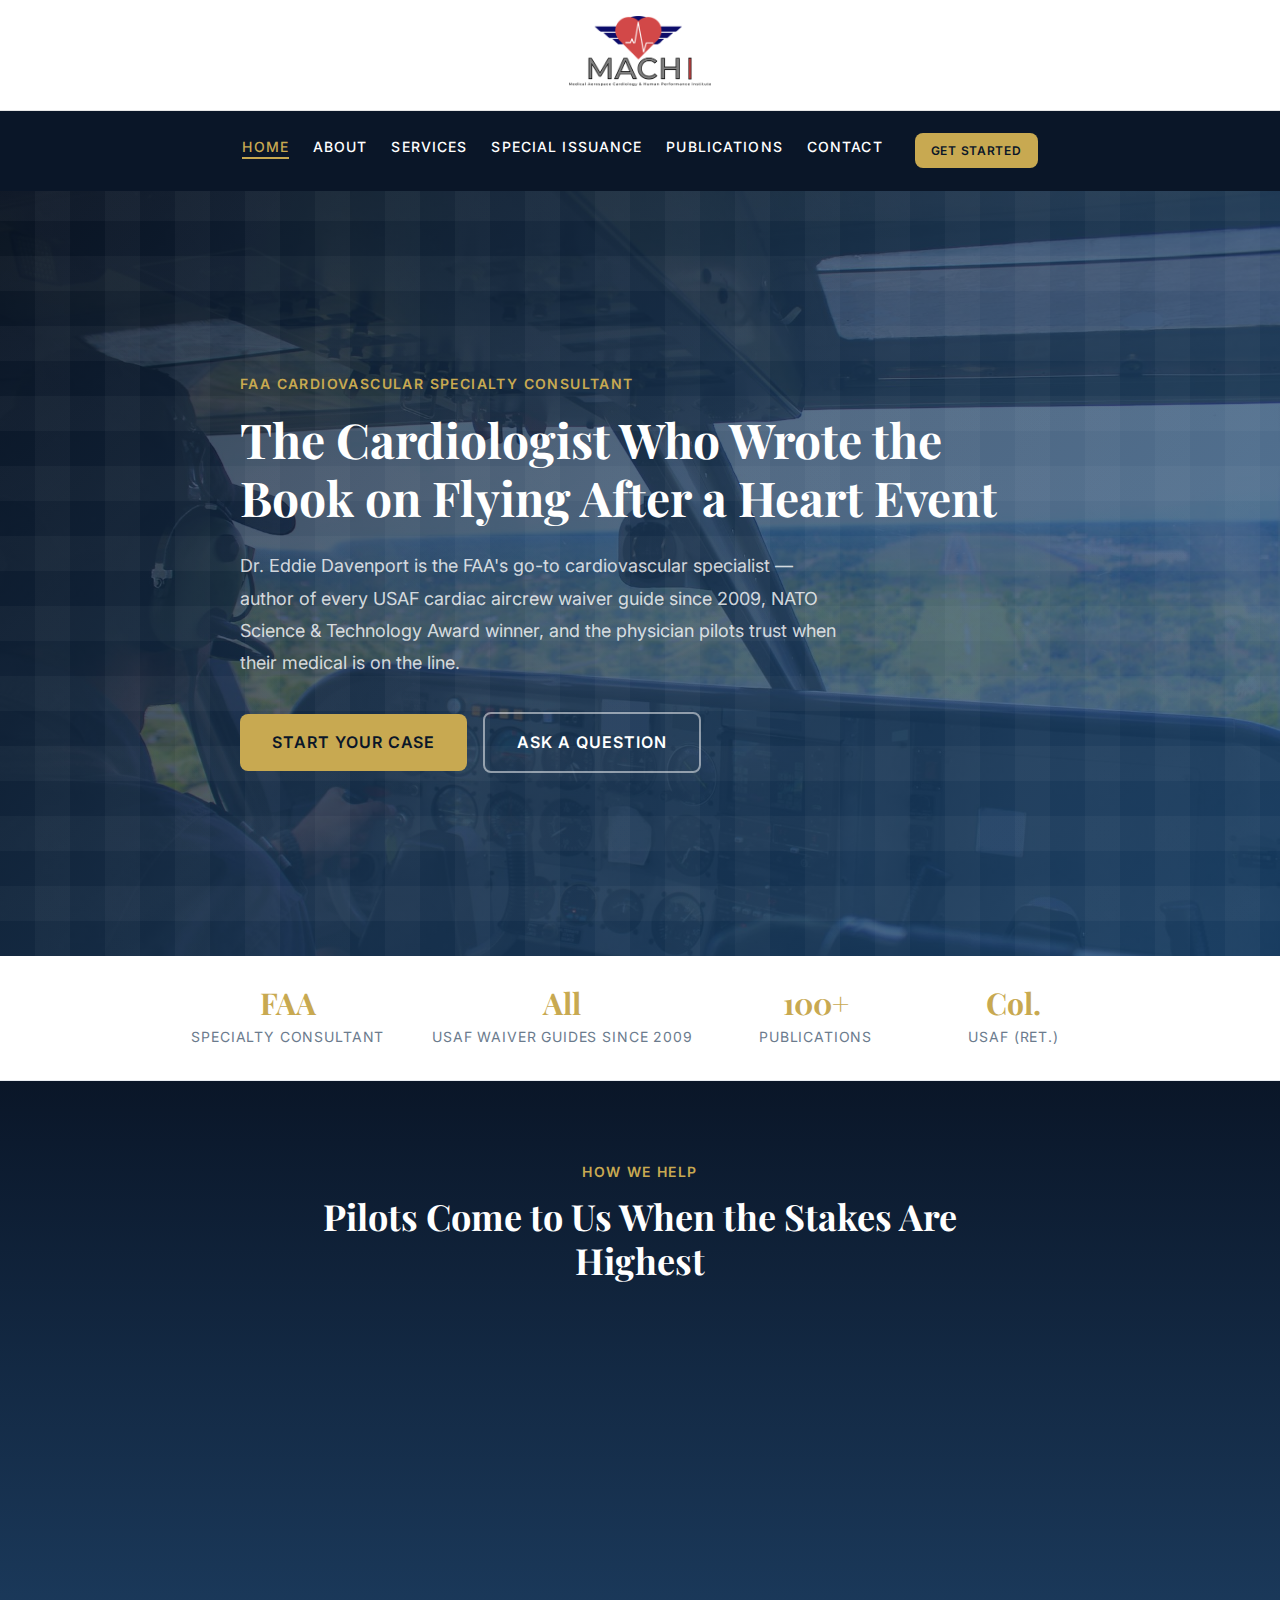
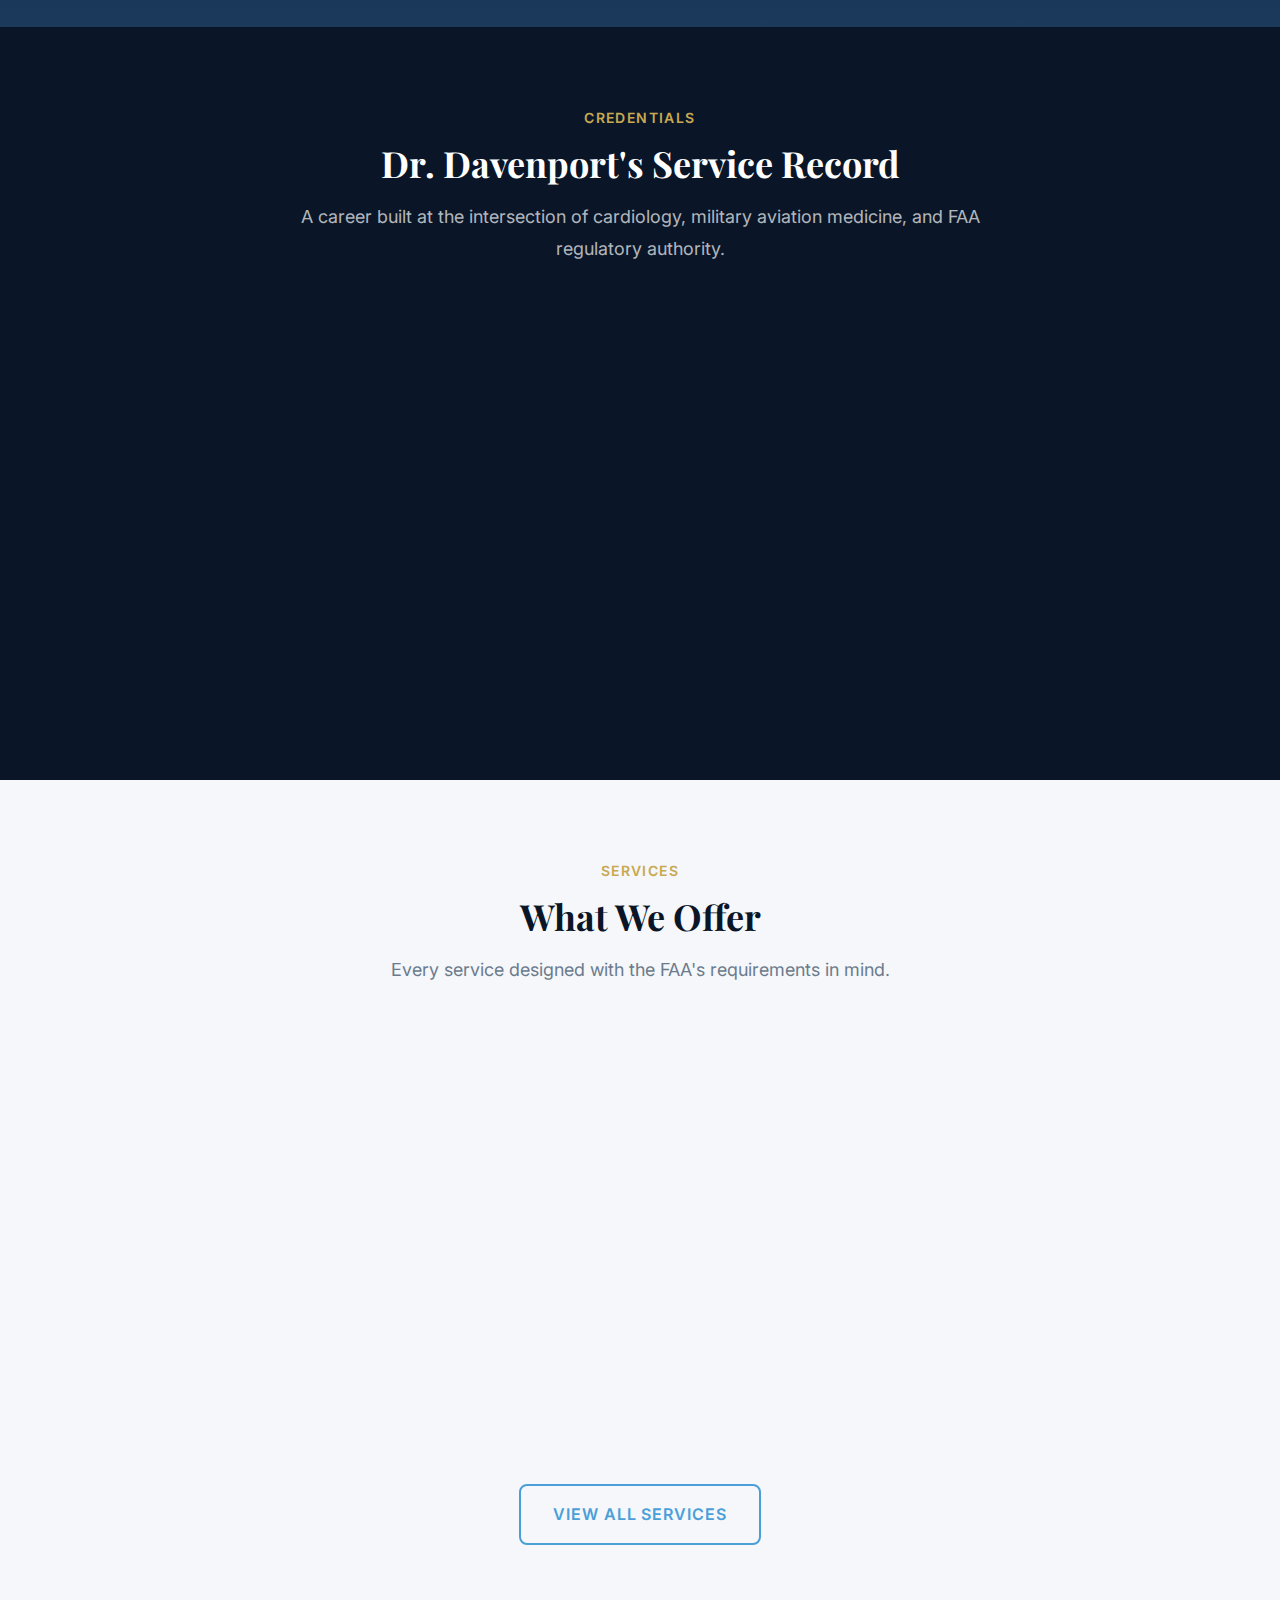
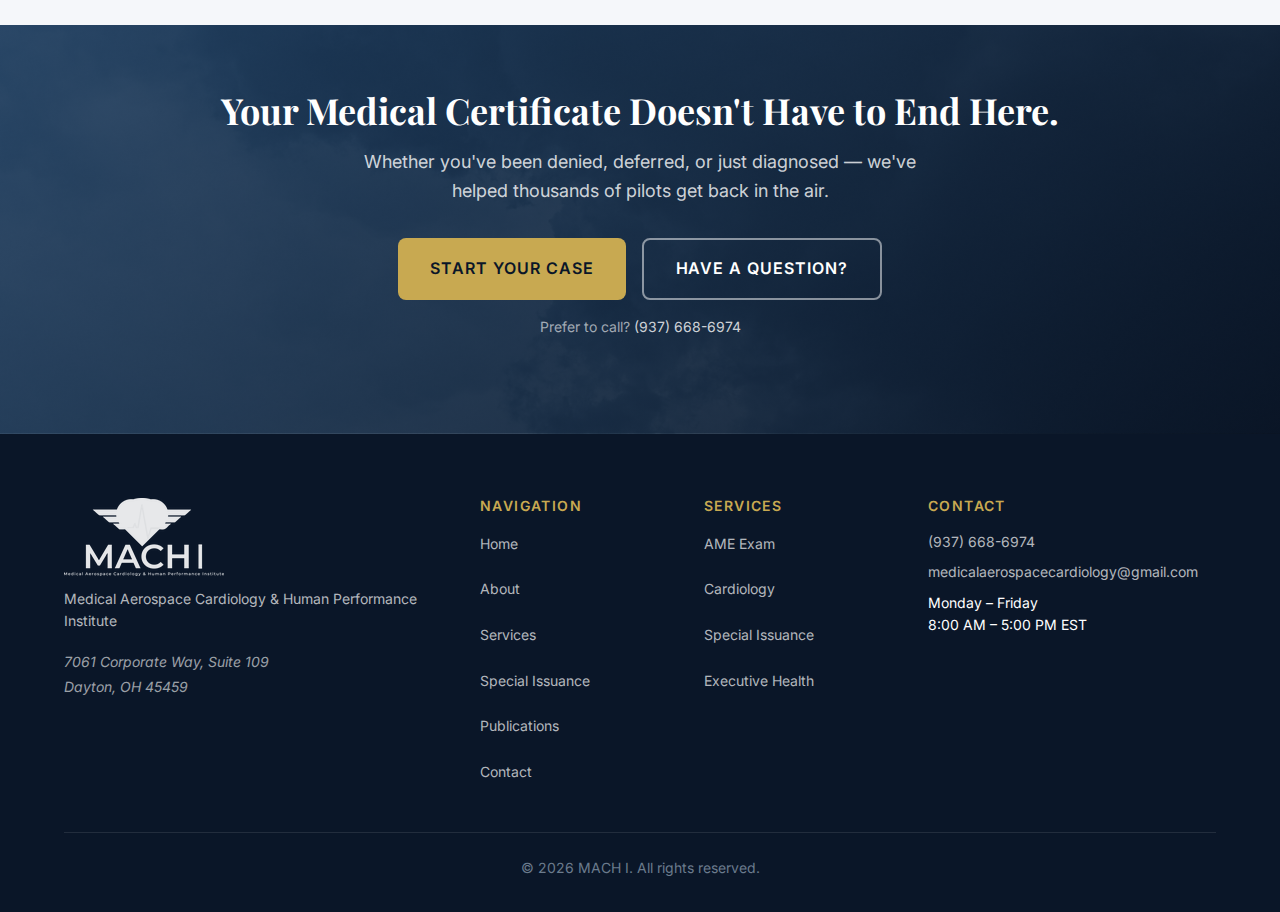
<file: index.html>
<!DOCTYPE html>
<html lang="en">
<head>
  <meta charset="UTF-8">
  <meta name="viewport" content="width=device-width, initial-scale=1.0">
  <title>MACH I — The Cardiologist Who Wrote the Book on Flying After a Heart Event</title>
  <meta name="description" content="Dr. Eddie Davenport is the FAA's cardiovascular specialty consultant. Aviation cardiology, special issuance evaluations, and AME exams in Dayton, OH.">
  <meta property="og:title" content="MACH I — Medical Aerospace Cardiology">
  <meta property="og:description" content="The cardiologist who wrote the book on flying after a heart event. FAA cardiovascular specialty consultant.">
  <meta property="og:type" content="website">
  <meta property="og:url" content="https://medicalaerospacecardiology.com/">
  <link rel="canonical" href="https://medicalaerospacecardiology.com/">
  <link rel="icon" type="image/svg+xml" href="img/favicon.svg">
  <link rel="preconnect" href="https://fonts.googleapis.com">
  <link rel="preconnect" href="https://fonts.gstatic.com" crossorigin>
  <link href="https://fonts.googleapis.com/css2?family=Inter:wght@400;500;600;700&family=Playfair+Display:wght@600;700&display=swap" rel="stylesheet">
  <link rel="stylesheet" href="css/styles.css">
  <script type="application/ld+json">
  {
    "@context": "https://schema.org",
    "@type": "MedicalClinic",
    "name": "MACH I — Medical Aerospace Cardiology & Human Performance Institute",
    "address": {
      "@type": "PostalAddress",
      "streetAddress": "7061 Corporate Way, Suite 109",
      "addressLocality": "Dayton",
      "addressRegion": "OH",
      "postalCode": "45459"
    },
    "telephone": "(937) 668-6974",
    "email": "medicalaerospacecardiology@gmail.com",
    "url": "https://medicalaerospacecardiology.com",
    "medicalSpecialty": ["Cardiology", "Aerospace Medicine"]
  }
  </script>
</head>
<body>
  <a href="#main" class="skip-to-content">Skip to content</a>
  <div id="site-header"></div>

  <main id="main">

    <!-- Hero -->
    <section class="hero hero--with-bg">
      <div class="hero-overlay"></div>
      <div class="container hero-content">
        <span class="hero-label">FAA Cardiovascular Specialty Consultant</span>
        <h1 class="hero-title">The Cardiologist Who Wrote the Book on Flying After a Heart Event</h1>
        <p class="hero-subtitle">Dr. Eddie Davenport is the FAA's go-to cardiovascular specialist &mdash; author of every USAF cardiac aircrew waiver guide since 2009, NATO Science &amp; Technology Award winner, and the physician pilots trust when their medical is on the line.</p>
        <div class="hero-actions">
          <a href="intake.html" class="btn btn-gold btn-lg">Start Your Case</a>
          <a href="contact.html" class="btn btn-outline-white btn-lg">Ask a Question</a>
        </div>
      </div>
    </section>

    <!-- Trust Bar -->
    <section class="trust-bar" style="padding: var(--space-8) 0;">
      <div class="container">
        <div class="trust-items">
          <div class="trust-item">
            <span class="trust-number">FAA</span>
            <span class="trust-label">Specialty Consultant</span>
          </div>
          <div class="trust-item">
            <span class="trust-number">All</span>
            <span class="trust-label">USAF Waiver Guides Since 2009</span>
          </div>
          <div class="trust-item">
            <span class="trust-number">100+</span>
            <span class="trust-label">Publications</span>
          </div>
          <div class="trust-item">
            <span class="trust-number">Col.</span>
            <span class="trust-label">USAF (Ret.)</span>
          </div>
        </div>
      </div>
    </section>

    <!-- Problem/Solution -->
    <section class="problem-solution bg-navy">
      <div class="container">
        <div class="section-header">
          <span class="section-label">How We Help</span>
          <h2 class="section-title" style="color: var(--color-white);">Pilots Come to Us When the Stakes Are Highest</h2>
        </div>
        <div class="problem-solution-grid">
          <div class="ps-card fade-in reveal-delay-1">
            <h3>Denied or Deferred?</h3>
            <p>Your AME couldn't issue your medical. You need a specialist who speaks the FAA's language &mdash; because Dr. D literally wrote it.</p>
          </div>
          <div class="ps-card fade-in reveal-delay-2">
            <h3>Need a Cardiac Eval for Flight?</h3>
            <p>Not just any cardiology workup. An evaluation designed from the start to meet FAA Special Issuance requirements.</p>
          </div>
          <div class="ps-card fade-in reveal-delay-3">
            <h3>Peak Performance?</h3>
            <p>Executive health screening and human performance optimization for pilots who want to fly longer, safer, and sharper.</p>
          </div>
        </div>
      </div>
    </section>

    <!-- Credibility Block -->
    <section class="credibility-section bg-navy">
      <div class="container">
        <div class="section-header">
          <span class="section-label">Credentials</span>
          <h2 class="section-title" style="color: var(--color-white);">Dr. Davenport's Service Record</h2>
          <p class="section-subtitle" style="color: rgba(255,255,255,0.7);">A career built at the intersection of cardiology, military aviation medicine, and FAA regulatory authority.</p>
        </div>
        <div class="credibility-block fade-in">
          <div class="cred-grid">
            <div class="cred-item">
              <span class="cred-label">Clinical Excellence</span>
              <span class="cred-value">Board Certified Cardiology, FACC, Invasive &amp; Nuclear Qualified</span>
            </div>
            <div class="cred-item">
              <span class="cred-label">Military Service</span>
              <span class="cred-value">Colonel USAF (Ret.), Chief of Cardiology USAF Aeromedical Consult Service</span>
            </div>
            <div class="cred-item">
              <span class="cred-label">Aviation Medicine</span>
              <span class="cred-value">FAA AME, FAA Cardiovascular Specialty Consultant, Licensed Pilot</span>
            </div>
            <div class="cred-item">
              <span class="cred-label">Academic &amp; Research</span>
              <span class="cred-value">Associate Professor USUHS, 100+ Publications, Chapter Author <em>Fundamentals of Aerospace Medicine</em></span>
            </div>
            <div class="cred-item">
              <span class="cred-label">International Leadership</span>
              <span class="cred-value">Former Chairman NATO Aviation Cardiology Working Group, NATO S&amp;T Award 2024</span>
            </div>
            <div class="cred-item">
              <span class="cred-label">Professional Recognition</span>
              <span class="cred-value">Fellow, Aerospace Medical Association (FAsMA) &mdash; Class of 2019</span>
            </div>
          </div>
        </div>
      </div>
    </section>

    <!-- Featured Services -->
    <section class="featured-services bg-off-white">
      <div class="container">
        <div class="section-header">
          <span class="section-label">Services</span>
          <h2 class="section-title">What We Offer</h2>
          <p class="section-subtitle">Every service designed with the FAA's requirements in mind.</p>
        </div>
        <div class="services-grid">
          <div class="service-card fade-in reveal-delay-1">
            <div class="service-card-icon">&#9992;</div>
            <h3 class="service-card-title">FAA AME Exam</h3>
            <p class="service-card-desc">Standard 1st, 2nd, or 3rd class medical examination with same-day certificate issuance when applicable.</p>
            <div class="service-card-price">$300</div>
            <a href="services.html#aviation" class="btn btn-primary btn-sm">Learn More</a>
          </div>
          <div class="service-card fade-in reveal-delay-2">
            <div class="service-card-icon">&#9829;</div>
            <h3 class="service-card-title">Aviation Cardiology</h3>
            <p class="service-card-desc">Full cardiovascular evaluation with FAA-ready reporting. Not just a workup &mdash; an evaluation built for the FAA.</p>
            <div class="service-card-price">$600</div>
            <a href="services.html#cardiology" class="btn btn-primary btn-sm">Learn More</a>
          </div>
          <div class="service-card fade-in reveal-delay-3">
            <div class="service-card-icon">&#9878;</div>
            <h3 class="service-card-title">Special Issuance Eval</h3>
            <p class="service-card-desc">Comprehensive candidacy assessment for FAA Special Issuance authorization. Your path back to the cockpit starts here.</p>
            <div class="service-card-price">$1,200</div>
            <a href="services.html#special-issuance-services" class="btn btn-primary btn-sm">Learn More</a>
          </div>
          <div class="service-card fade-in reveal-delay-4">
            <div class="service-card-icon">&#9743;</div>
            <h3 class="service-card-title">Free Consultation</h3>
            <p class="service-card-desc">1-hour phone or in-person consultation. Candidacy assessment for special issuance. No obligation, no paperwork.</p>
            <div class="service-card-price">Free</div>
            <a href="contact.html" class="btn btn-gold btn-sm">Contact Us</a>
          </div>
        </div>
        <div class="section-cta">
          <a href="services.html" class="btn btn-secondary btn-lg">View All Services</a>
        </div>
      </div>
    </section>

    <!-- CTA Banner -->
    <section class="cta-banner cta-banner--with-bg">
      <div class="container cta-banner-content">
        <h2>Your Medical Certificate Doesn't Have to End Here.</h2>
        <p>Whether you've been denied, deferred, or just diagnosed &mdash; we've helped thousands of pilots get back in the air.</p>
        <div class="cta-banner-actions">
          <a href="intake.html" class="btn btn-gold btn-lg">Start Your Case</a>
          <a href="contact.html" class="btn btn-outline-white btn-lg">Have a Question?</a>
        </div>
        <p style="margin-top: var(--space-4); font-size: var(--text-sm); color: rgba(255,255,255,0.6);">Prefer to call? <a href="tel:+19376686974" style="color: rgba(255,255,255,0.8);">(937) 668-6974</a></p>
      </div>
    </section>

  </main>

  <div id="site-footer"></div>
  <script src="js/main.js?v=3"></script>
</body>
</html>
</file>
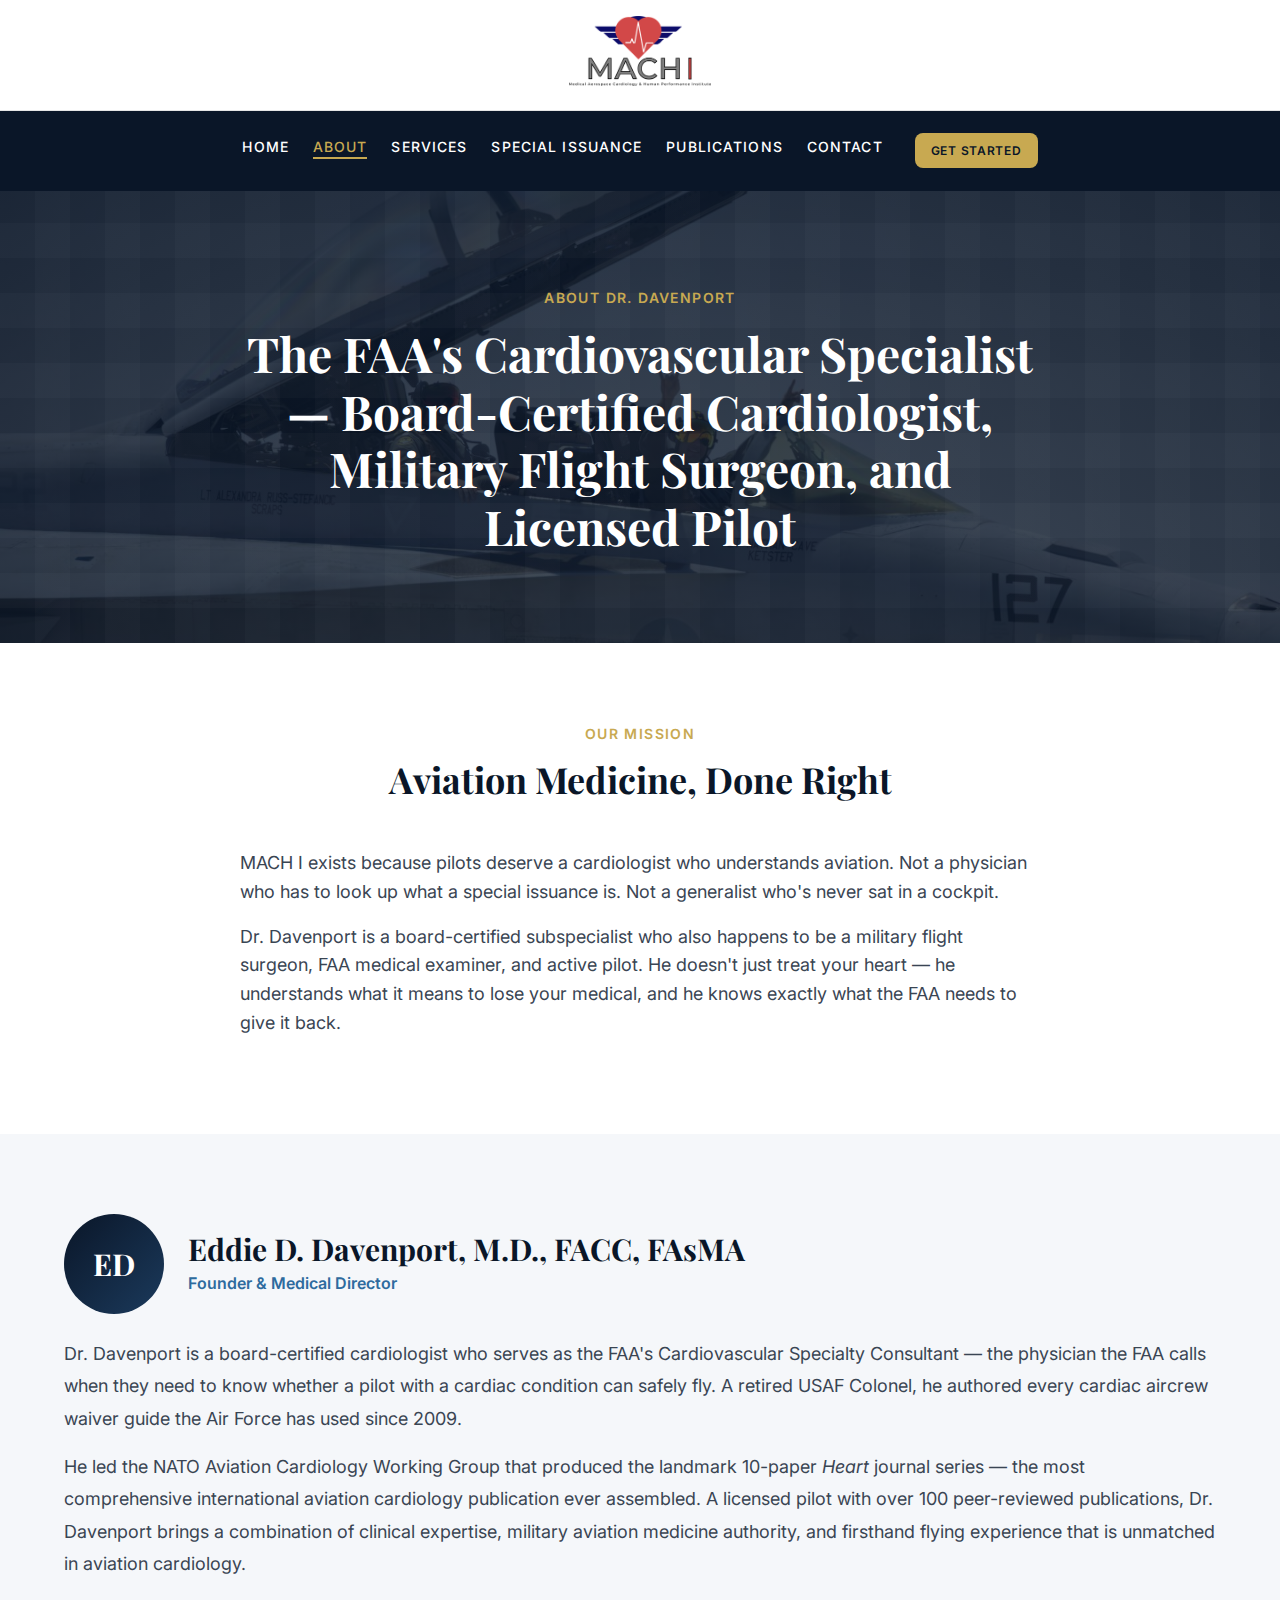
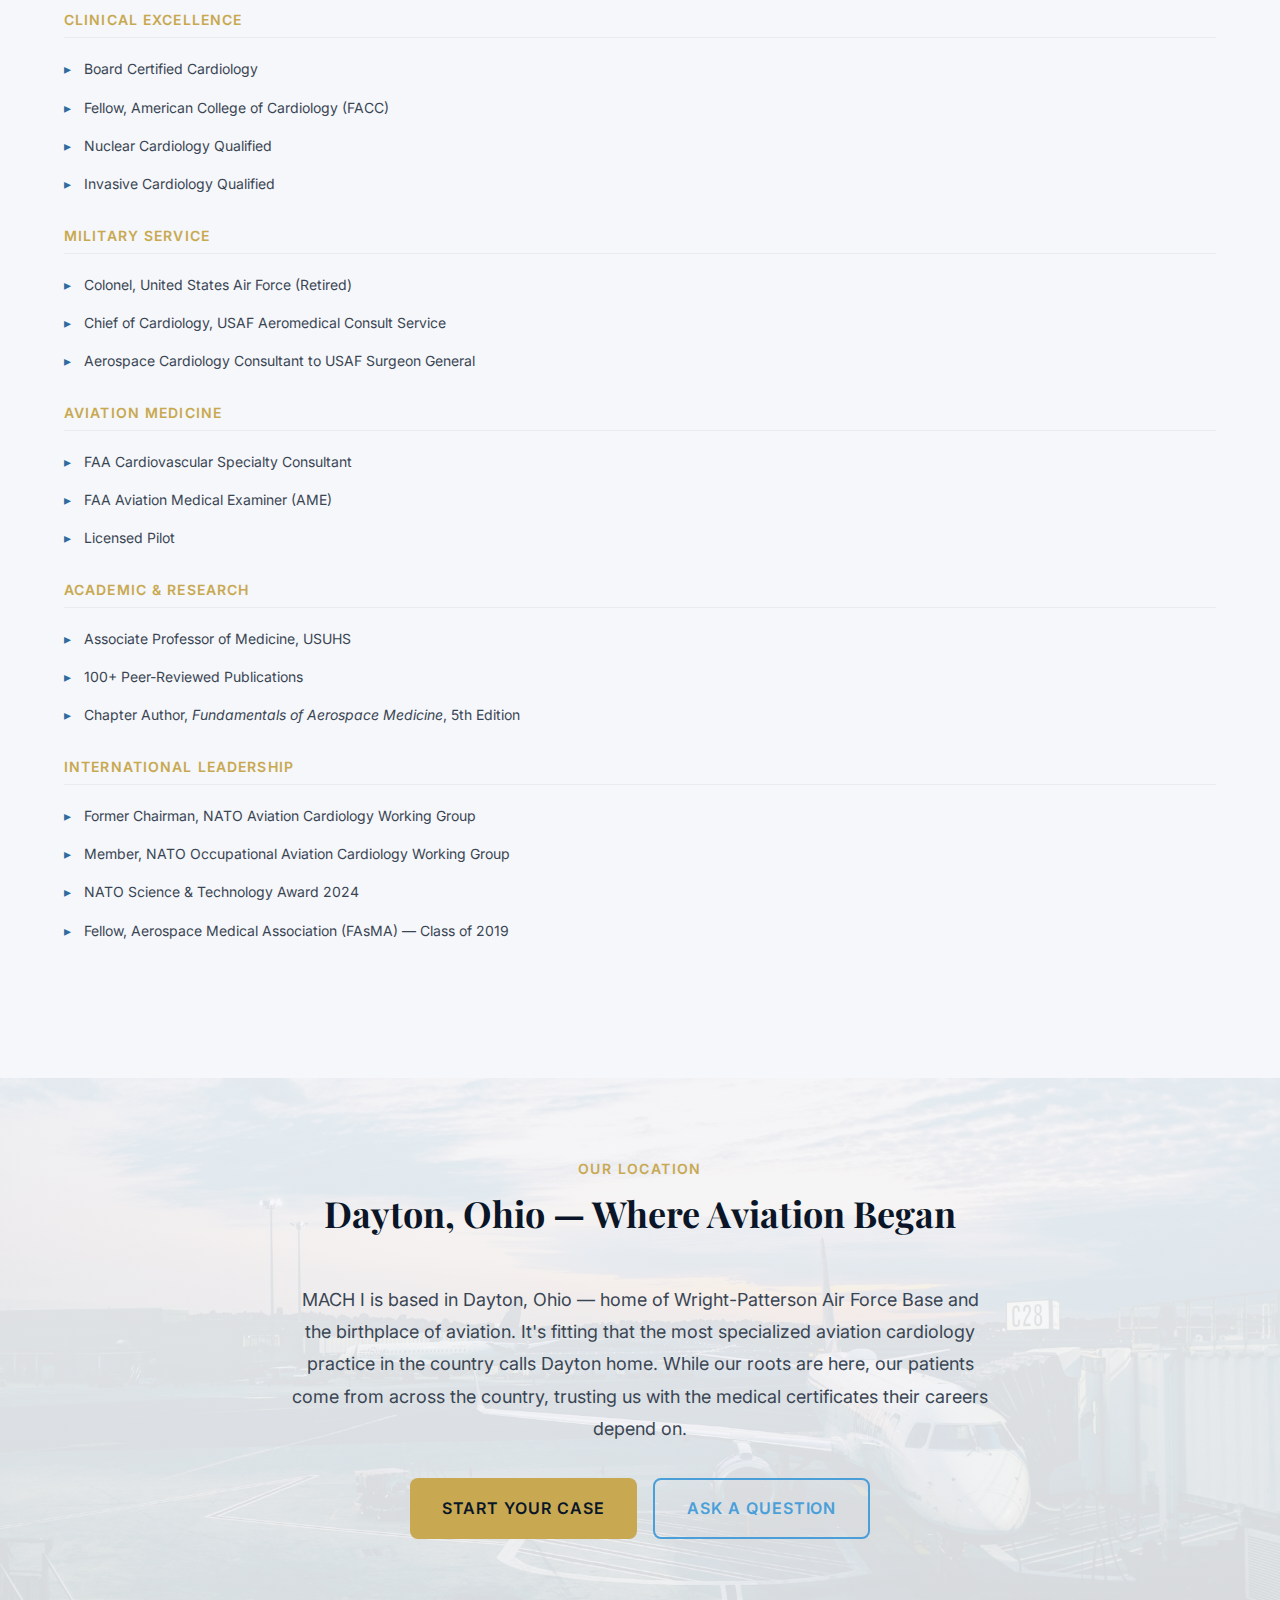
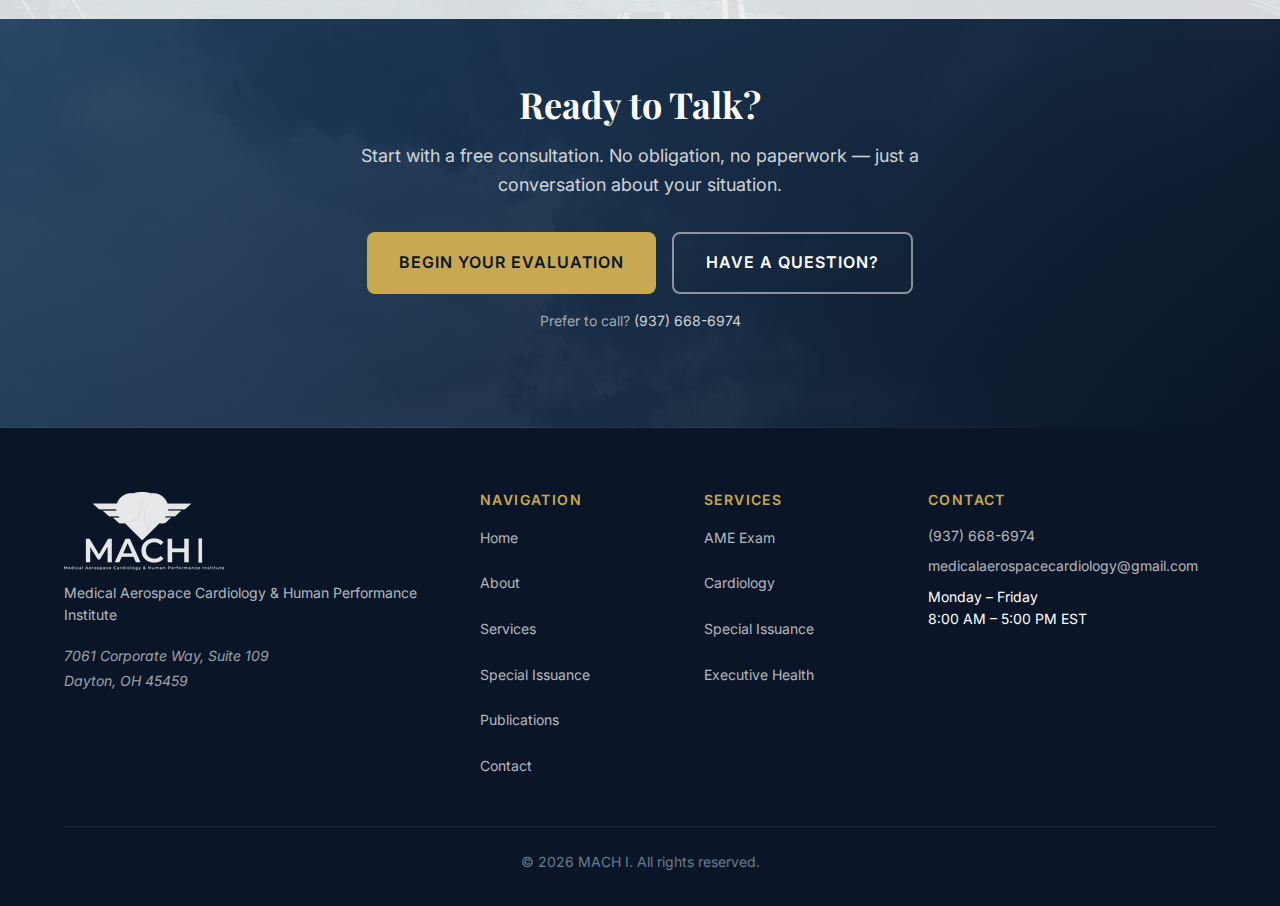
<file: about.html>
<!DOCTYPE html>
<html lang="en">
<head>
  <meta charset="UTF-8">
  <meta name="viewport" content="width=device-width, initial-scale=1.0">
  <title>About Dr. Davenport | MACH I — Medical Aerospace Cardiology</title>
  <meta name="description" content="Meet Dr. Eddie Davenport — board-certified cardiologist, FAA cardiovascular specialty consultant, USAF Colonel (Ret.), and licensed pilot. The only physician consulting for the FAA, U.S. military, NATO, and NASA simultaneously.">
  <meta property="og:title" content="About Dr. Davenport | MACH I">
  <meta property="og:description" content="Dr. Eddie Davenport — the FAA's cardiovascular specialty consultant and the only physician simultaneously consulting for the FAA, U.S. military, NATO, and NASA.">
  <meta property="og:type" content="website">
  <meta property="og:url" content="https://medicalaerospacecardiology.com/about.html">
  <link rel="canonical" href="https://medicalaerospacecardiology.com/about.html">
  <link rel="icon" type="image/svg+xml" href="img/favicon.svg">
  <link rel="preconnect" href="https://fonts.googleapis.com">
  <link rel="preconnect" href="https://fonts.gstatic.com" crossorigin>
  <link href="https://fonts.googleapis.com/css2?family=Inter:wght@400;500;600;700&family=Playfair+Display:wght@600;700&display=swap" rel="stylesheet">
  <link rel="stylesheet" href="css/styles.css">
</head>
<body>
  <a href="#main" class="skip-to-content">Skip to content</a>
  <div id="site-header"></div>

  <main id="main">

    <!-- Page Hero -->
    <section class="page-hero page-hero--about">
      <div class="container">
        <span class="section-label">About Dr. Davenport</span>
        <h1>The FAA's Cardiovascular Specialist — Board-Certified Cardiologist, Military Flight Surgeon, and Licensed Pilot</h1>
      </div>
    </section>

    <!-- Mission -->
    <section class="mission-section">
      <div class="container">
        <div class="section-header">
          <span class="section-label">Our Mission</span>
          <h2 class="section-title">Aviation Medicine, Done Right</h2>
        </div>
        <div class="mission-content" style="max-width: 800px; margin: 0 auto;">
          <p>MACH I exists because pilots deserve a cardiologist who understands aviation. Not a physician who has to look up what a special issuance is. Not a generalist who's never sat in a cockpit.</p>
          <p>Dr. Davenport is a board-certified subspecialist who also happens to be a military flight surgeon, FAA medical examiner, and active pilot. He doesn't just treat your heart &mdash; he understands what it means to lose your medical, and he knows exactly what the FAA needs to give it back.</p>
        </div>
      </div>
    </section>

    <!-- Dr. Davenport Profile -->
    <section class="team-section">
      <div class="container">
        <div class="dr-profile">
          <div class="dr-profile-header">
            <div class="dr-initials dr-initials--ed">ED</div>
            <div class="dr-name-block">
              <h2>Eddie D. Davenport, M.D., FACC, FAsMA</h2>
              <p class="dr-title">Founder &amp; Medical Director</p>
            </div>
          </div>
          <div class="dr-bio">
            <p>Dr. Davenport is a board-certified cardiologist who serves as the FAA's Cardiovascular Specialty Consultant &mdash; the physician the FAA calls when they need to know whether a pilot with a cardiac condition can safely fly. A retired USAF Colonel, he authored every cardiac aircrew waiver guide the Air Force has used since 2009.</p>
            <p>He led the NATO Aviation Cardiology Working Group that produced the landmark 10-paper <em>Heart</em> journal series &mdash; the most comprehensive international aviation cardiology publication ever assembled. A licensed pilot with over 100 peer-reviewed publications, Dr. Davenport brings a combination of clinical expertise, military aviation medicine authority, and firsthand flying experience that is unmatched in aviation cardiology.</p>
          </div>
          <div class="credentials-section">
            <div class="cred-category">
              <h4>Clinical Excellence</h4>
              <ul>
                <li>Board Certified Cardiology</li>
                <li>Fellow, American College of Cardiology (FACC)</li>
                <li>Nuclear Cardiology Qualified</li>
                <li>Invasive Cardiology Qualified</li>
              </ul>
            </div>
            <div class="cred-category">
              <h4>Military Service</h4>
              <ul>
                <li>Colonel, United States Air Force (Retired)</li>
                <li>Chief of Cardiology, USAF Aeromedical Consult Service</li>
                <li>Aerospace Cardiology Consultant to USAF Surgeon General</li>
              </ul>
            </div>
            <div class="cred-category">
              <h4>Aviation Medicine</h4>
              <ul>
                <li>FAA Cardiovascular Specialty Consultant</li>
                <li>FAA Aviation Medical Examiner (AME)</li>
                <li>Licensed Pilot</li>
              </ul>
            </div>
            <div class="cred-category">
              <h4>Academic &amp; Research</h4>
              <ul>
                <li>Associate Professor of Medicine, USUHS</li>
                <li>100+ Peer-Reviewed Publications</li>
                <li>Chapter Author, <em>Fundamentals of Aerospace Medicine</em>, 5th Edition</li>
              </ul>
            </div>
            <div class="cred-category">
              <h4>International Leadership</h4>
              <ul>
                <li>Former Chairman, NATO Aviation Cardiology Working Group</li>
                <li>Member, NATO Occupational Aviation Cardiology Working Group</li>
                <li>NATO Science &amp; Technology Award 2024</li>
                <li>Fellow, Aerospace Medical Association (FAsMA) &mdash; Class of 2019</li>
              </ul>
            </div>
          </div>
        </div>

      </div>
    </section>

    <!-- Dayton Connection -->
    <section class="dayton-section dayton-section--with-bg">
      <div class="container">
        <div class="section-header">
          <span class="section-label">Our Location</span>
          <h2 class="section-title">Dayton, Ohio &mdash; Where Aviation Began</h2>
        </div>
        <div style="max-width: 700px; margin: 0 auto; text-align: center;">
          <p style="font-size: var(--text-lg); color: var(--color-dark-gray); line-height: var(--leading-relaxed);">MACH I is based in Dayton, Ohio &mdash; home of Wright-Patterson Air Force Base and the birthplace of aviation. It's fitting that the most specialized aviation cardiology practice in the country calls Dayton home. While our roots are here, our patients come from across the country, trusting us with the medical certificates their careers depend on.</p>
          <div style="margin-top: var(--space-8); display: flex; gap: var(--space-4); justify-content: center; flex-wrap: wrap;">
            <a href="intake.html" class="btn btn-gold btn-lg">Start Your Case</a>
            <a href="contact.html" class="btn btn-secondary btn-lg">Ask a Question</a>
          </div>
        </div>
      </div>
    </section>

    <!-- CTA Banner -->
    <section class="cta-banner cta-banner--with-bg">
      <div class="container cta-banner-content">
        <h2>Ready to Talk?</h2>
        <p>Start with a free consultation. No obligation, no paperwork &mdash; just a conversation about your situation.</p>
        <div class="cta-banner-actions">
          <a href="intake.html" class="btn btn-gold btn-lg">Begin Your Evaluation</a>
          <a href="contact.html" class="btn btn-outline-white btn-lg">Have a Question?</a>
        </div>
        <p style="margin-top: var(--space-4); font-size: var(--text-sm); color: rgba(255,255,255,0.6);">Prefer to call? <a href="tel:+19376686974" style="color: rgba(255,255,255,0.8);">(937) 668-6974</a></p>
      </div>
    </section>

  </main>

  <div id="site-footer"></div>
  <script src="js/main.js?v=3"></script>
</body>
</html>
</file>
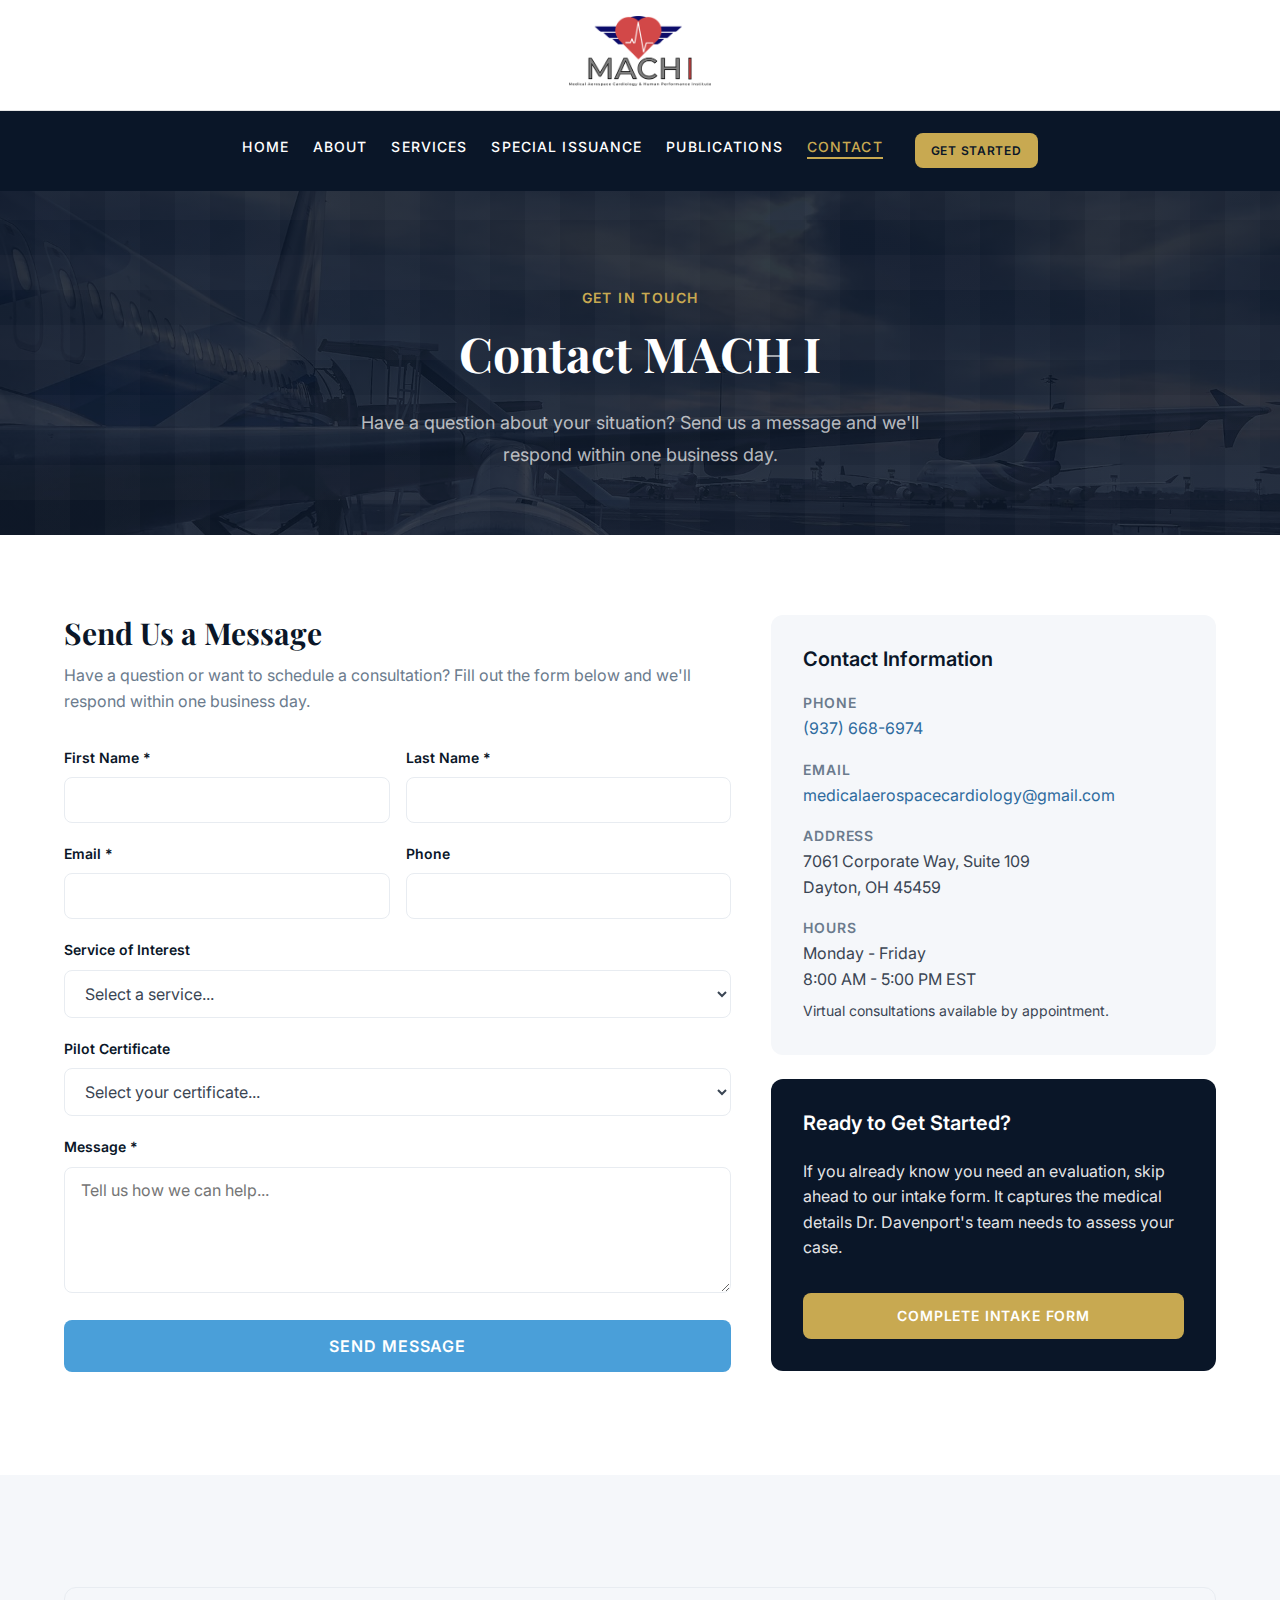
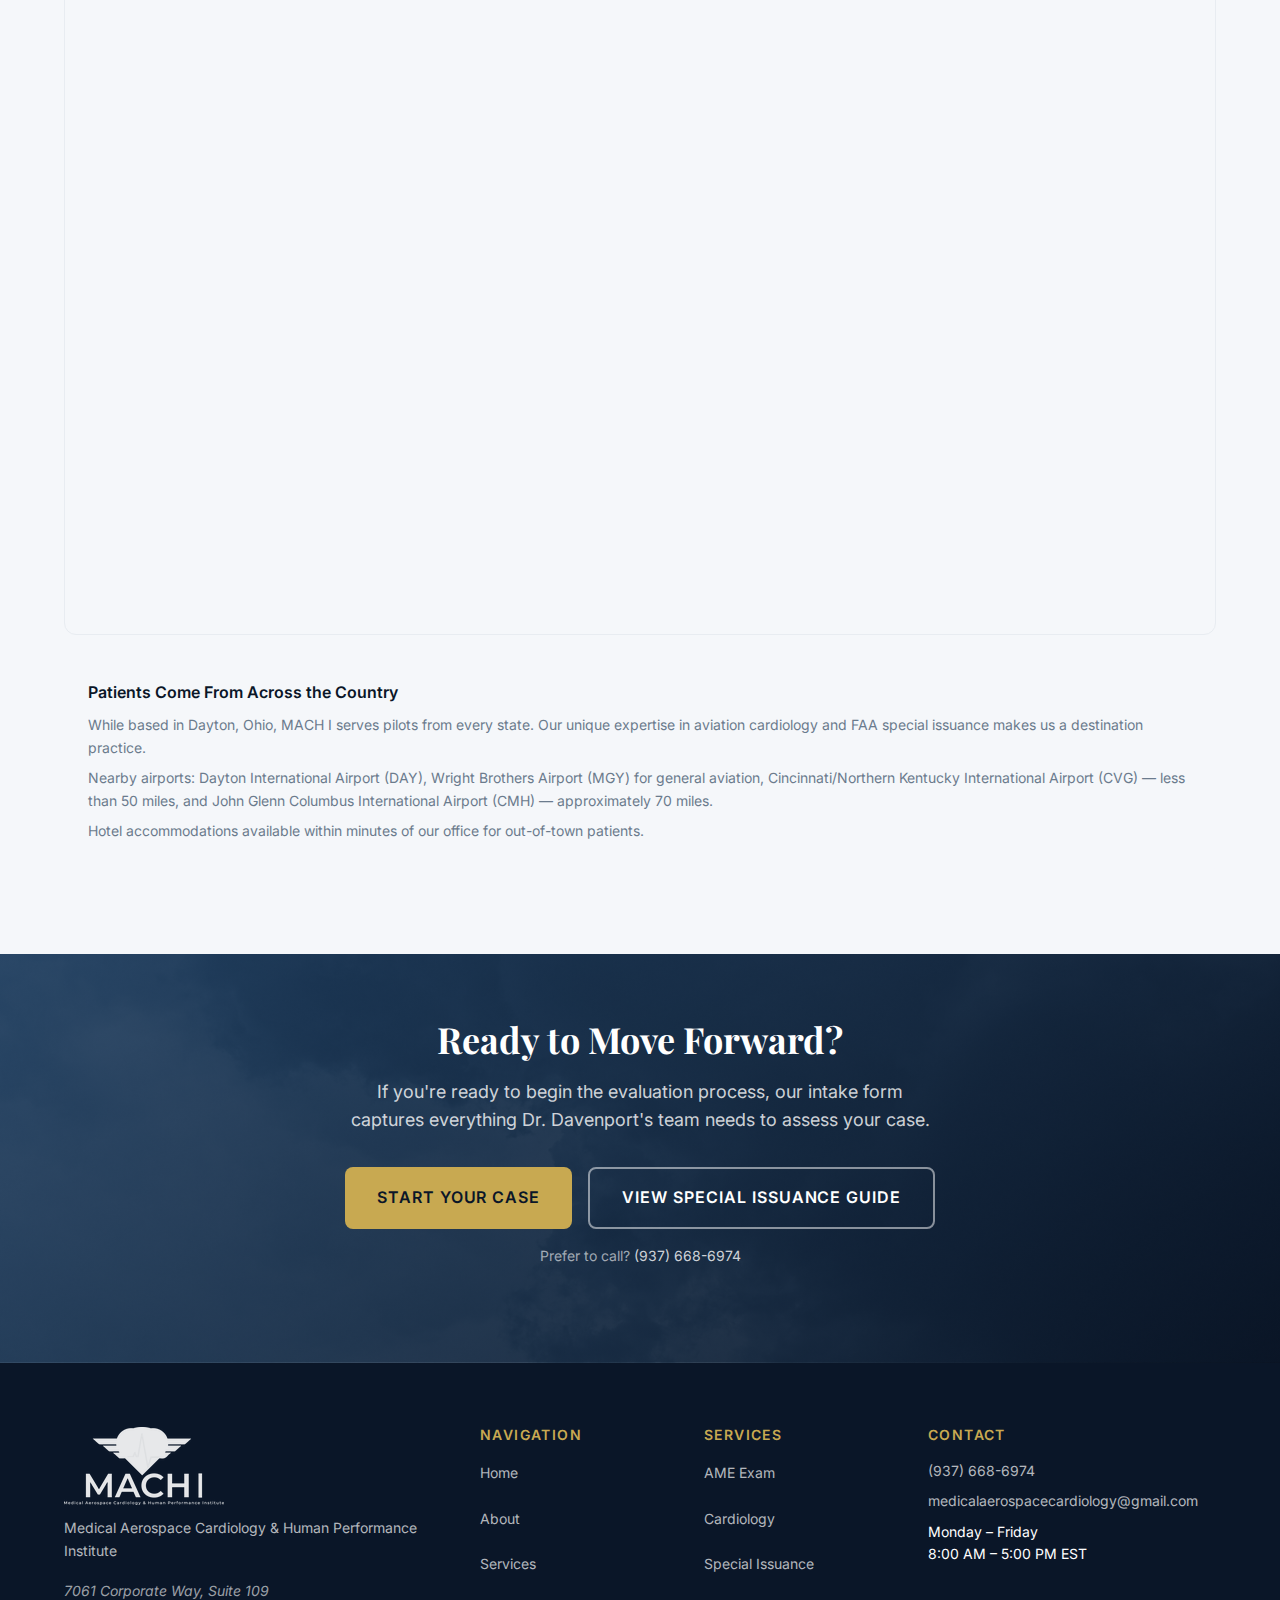
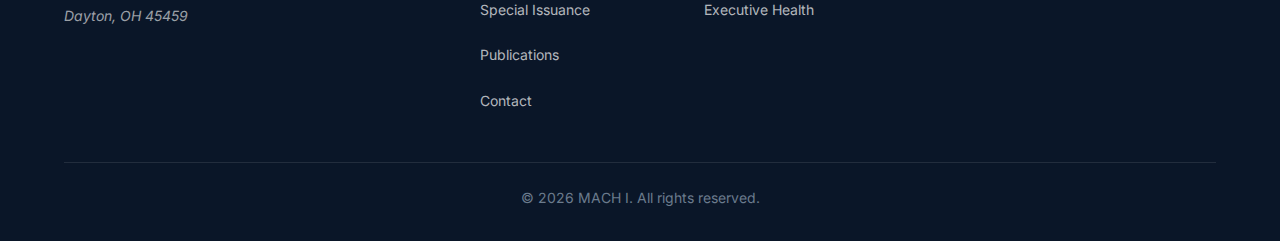
<file: contact.html>
<!DOCTYPE html>
<html lang="en">
<head>
  <meta charset="UTF-8">
  <meta name="viewport" content="width=device-width, initial-scale=1.0">
  <title>Contact Us | MACH I — Aviation Cardiology, Dayton OH</title>
  <meta name="description" content="Contact MACH I for aviation cardiology, FAA medical exams, and special issuance guidance. Call (937) 668-6974. Located in Dayton, OH — serving pilots nationwide.">
  <meta property="og:title" content="Contact MACH I">
  <meta property="og:description" content="Call (937) 668-6974 for aviation cardiology and FAA special issuance guidance.">
  <meta property="og:type" content="website">
  <meta property="og:url" content="https://medicalaerospacecardiology.com/contact.html">
  <link rel="canonical" href="https://medicalaerospacecardiology.com/contact.html">
  <link rel="preconnect" href="https://fonts.googleapis.com">
  <link rel="preconnect" href="https://fonts.gstatic.com" crossorigin>
  <link href="https://fonts.googleapis.com/css2?family=Inter:wght@400;500;600;700&family=Playfair+Display:wght@600;700&display=swap" rel="stylesheet">
  <link rel="stylesheet" href="css/styles.css">
  <link rel="icon" type="image/svg+xml" href="img/favicon.svg">
</head>
<body>
  <a href="#main" class="skip-to-content">Skip to content</a>
  <div id="site-header"></div>
  <main id="main">

    <!-- Page Hero -->
    <section class="page-hero page-hero--contact">
      <div class="container">
        <div class="page-hero-content">
          <p class="section-label">Get In Touch</p>
          <h1>Contact MACH I</h1>
          <p class="page-hero-subtitle">Have a question about your situation? Send us a message and we'll respond within one business day.</p>
        </div>
      </div>
    </section>

    <!-- Contact Form & Info Section -->
    <section class="contact-section bg-white">
      <div class="container">
        <div class="contact-grid">

          <!-- Contact Form -->
          <div class="contact-form-wrapper">
            <h2>Send Us a Message</h2>
            <p>Have a question or want to schedule a consultation? Fill out the form below and we'll respond within one business day.</p>

            <form name="contact" method="POST" action="/thank-you.html" data-netlify="true" netlify-honeypot="bot-field">
              <input type="hidden" name="form-name" value="contact">
              <p style="display:none">
                <label>Don't fill this out: <input name="bot-field"></label>
              </p>

              <div class="form-row">
                <div class="form-group">
                  <label for="firstName">First Name *</label>
                  <input type="text" name="firstName" id="firstName" required>
                  <span class="form-error">This field is required</span>
                </div>
                <div class="form-group">
                  <label for="lastName">Last Name *</label>
                  <input type="text" name="lastName" id="lastName" required>
                  <span class="form-error">This field is required</span>
                </div>
              </div>

              <div class="form-row">
                <div class="form-group">
                  <label for="email">Email *</label>
                  <input type="email" name="email" id="email" required>
                  <span class="form-error">Please enter a valid email address</span>
                </div>
                <div class="form-group">
                  <label for="phone">Phone</label>
                  <input type="tel" name="phone" id="phone">
                </div>
              </div>

              <div class="form-group">
                <label for="service">Service of Interest</label>
                <select name="service" id="service">
                  <option value="">Select a service...</option>
                  <option>FAA Medical Examination</option>
                  <option>Aviation Cardiology Consultation</option>
                  <option>Special Issuance Evaluation</option>
                  <option>Executive Health Screening</option>
                  <option>Human Performance Optimization</option>
                  <option>Speaking / Consulting</option>
                  <option>Other</option>
                </select>
              </div>

              <div class="form-group">
                <label for="certificate">Pilot Certificate</label>
                <select name="certificate" id="certificate">
                  <option value="">Select your certificate...</option>
                  <option>Student Pilot</option>
                  <option>Private Pilot</option>
                  <option>Commercial Pilot</option>
                  <option>Airline Transport Pilot (ATP)</option>
                  <option>Not a pilot</option>
                </select>
              </div>

              <div class="form-group">
                <label for="message">Message *</label>
                <textarea name="message" id="message" rows="5" required placeholder="Tell us how we can help..."></textarea>
                <span class="form-error">This field is required</span>
              </div>

              <button type="submit" class="btn btn-primary btn-lg" style="width: 100%;">Send Message</button>
            </form>
          </div>

          <!-- Contact Info Sidebar -->
          <div>
            <div class="contact-info-card">
              <h3>Contact Information</h3>

              <div class="contact-info-item">
                <h4>Phone</h4>
                <p><a href="tel:+19376686974">(937) 668-6974</a></p>
              </div>

              <div class="contact-info-item">
                <h4>Email</h4>
                <p><a href="mailto:medicalaerospacecardiology@gmail.com">medicalaerospacecardiology@gmail.com</a></p>
              </div>

              <div class="contact-info-item">
                <h4>Address</h4>
                <p>7061 Corporate Way, Suite 109<br>Dayton, OH 45459</p>
              </div>

              <div class="contact-info-item">
                <h4>Hours</h4>
                <p>Monday - Friday<br>8:00 AM - 5:00 PM EST</p>
                <p style="margin-top: var(--space-2); font-size: var(--text-sm); color: var(--color-text-muted);">Virtual consultations available by appointment.</p>
              </div>
            </div>

            <div class="contact-info-card contact-info-card--highlight">
              <h3>Ready to Get Started?</h3>
              <p style="color: rgba(255, 255, 255, 0.9);">If you already know you need an evaluation, skip ahead to our intake form. It captures the medical details Dr. Davenport's team needs to assess your case.</p>
              <a href="intake.html" class="btn btn-gold" style="margin-top: var(--space-4); width: 100%; text-align: center;">Complete Intake Form</a>
            </div>
          </div>

        </div>
      </div>
    </section>

    <!-- Map Section -->
    <section class="bg-off-white">
      <div class="container">
        <div class="map-embed">
          <iframe src="https://www.google.com/maps/embed?pb=!1m18!1m12!1m3!1d3069.5!2d-84.1494!3d39.6731!2m3!1f0!2f0!3f0!3m2!1i1024!2i768!4f13.1!3m3!1m2!1s0x0%3A0x0!2s7061+Corporate+Way+Suite+109+Dayton+OH+45459!5e0!3m2!1sen!2sus!4v1700000000000" allowfullscreen="" loading="lazy" referrerpolicy="no-referrer-when-downgrade" title="MACH I Office Location"></iframe>
        </div>
        <div class="travel-info">
          <h4>Patients Come From Across the Country</h4>
          <p>While based in Dayton, Ohio, MACH I serves pilots from every state. Our unique expertise in aviation cardiology and FAA special issuance makes us a destination practice.</p>
          <p>Nearby airports: Dayton International Airport (DAY), Wright Brothers Airport (MGY) for general aviation, Cincinnati/Northern Kentucky International Airport (CVG) — less than 50 miles, and John Glenn Columbus International Airport (CMH) — approximately 70 miles.</p>
          <p>Hotel accommodations available within minutes of our office for out-of-town patients.</p>
        </div>
      </div>
    </section>

    <!-- CTA Banner -->
    <section class="cta-banner cta-banner--with-bg">
      <div class="container cta-banner-content">
        <h2>Ready to Move Forward?</h2>
        <p>If you're ready to begin the evaluation process, our intake form captures everything Dr. Davenport's team needs to assess your case.</p>
        <div class="cta-banner-actions">
          <a href="intake.html" class="btn btn-gold btn-lg">Start Your Case</a>
          <a href="special-issuance.html" class="btn btn-outline-white btn-lg">View Special Issuance Guide</a>
        </div>
        <p style="margin-top: var(--space-4); font-size: var(--text-sm); color: rgba(255,255,255,0.6);">Prefer to call? <a href="tel:+19376686974" style="color: rgba(255,255,255,0.8);">(937) 668-6974</a></p>
      </div>
    </section>

  </main>
  <div id="site-footer"></div>
  <script src="js/main.js?v=3"></script>
</body>
</html>
</file>
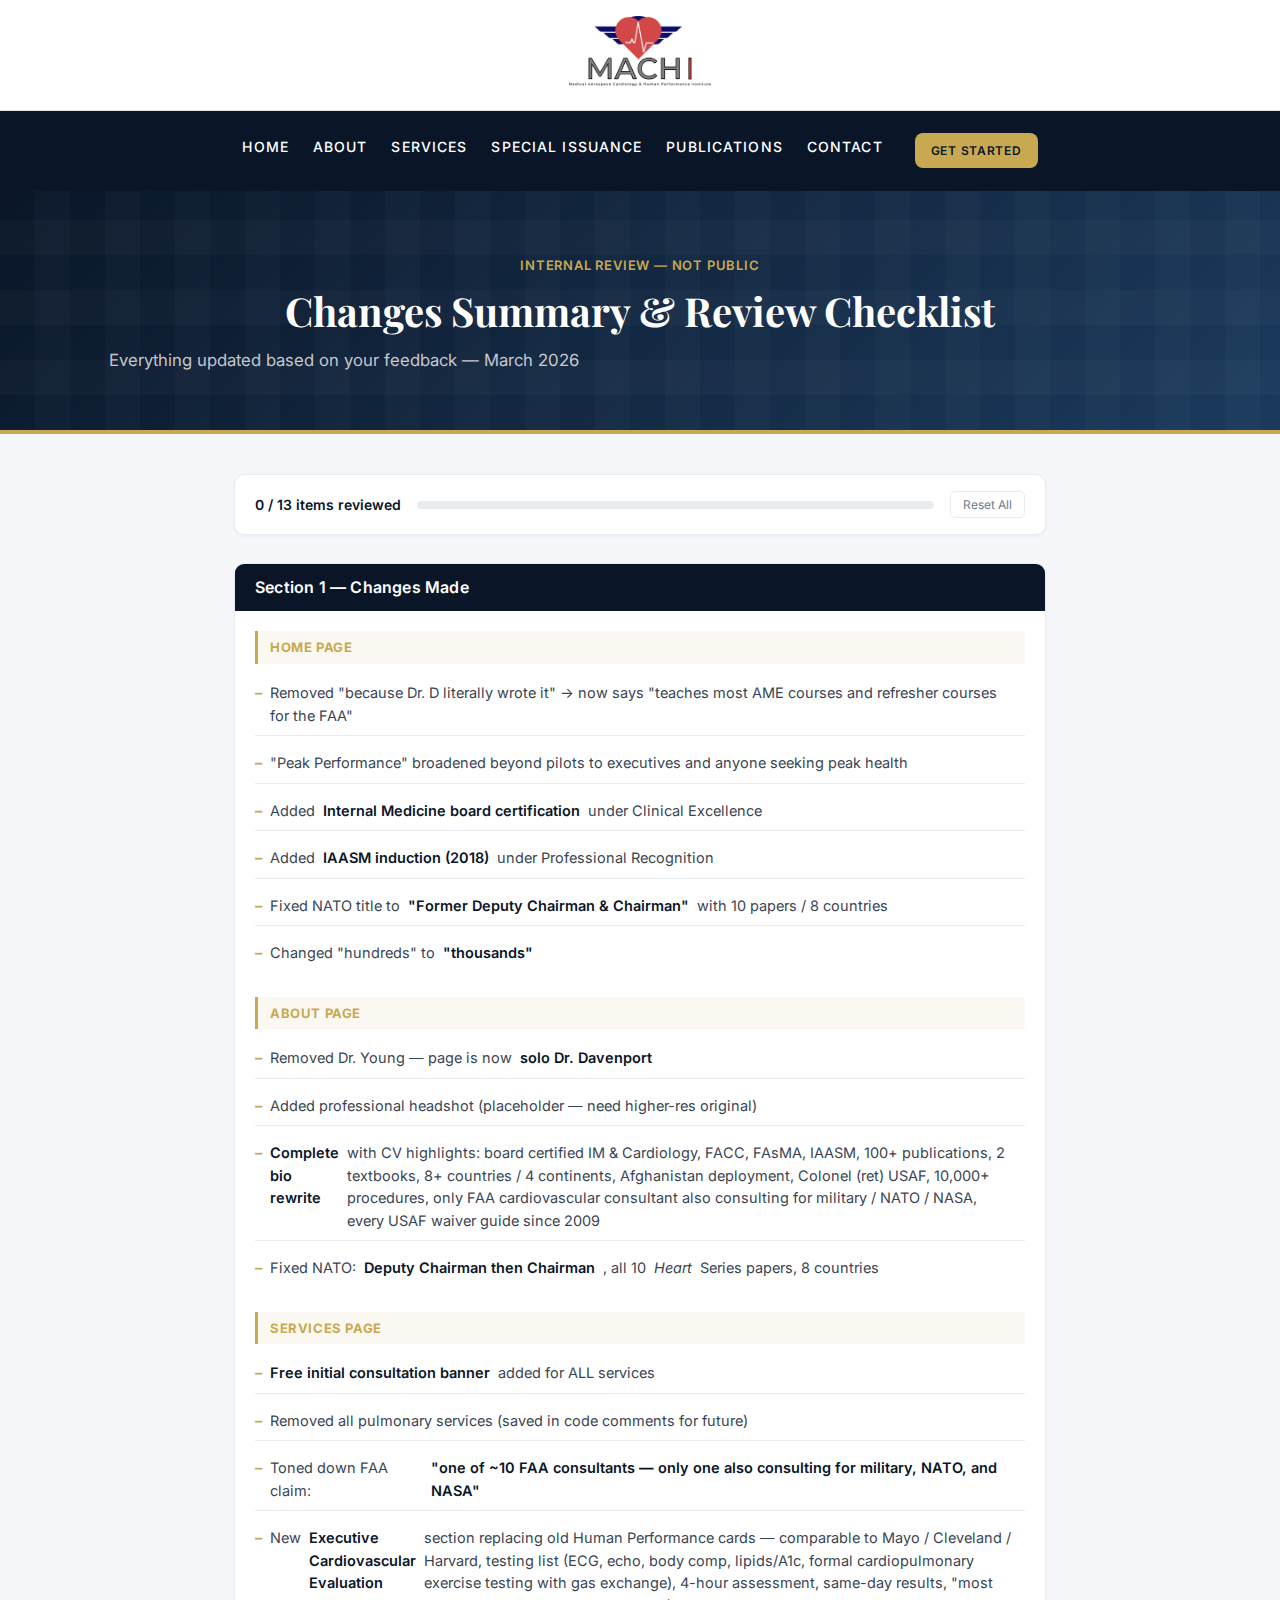
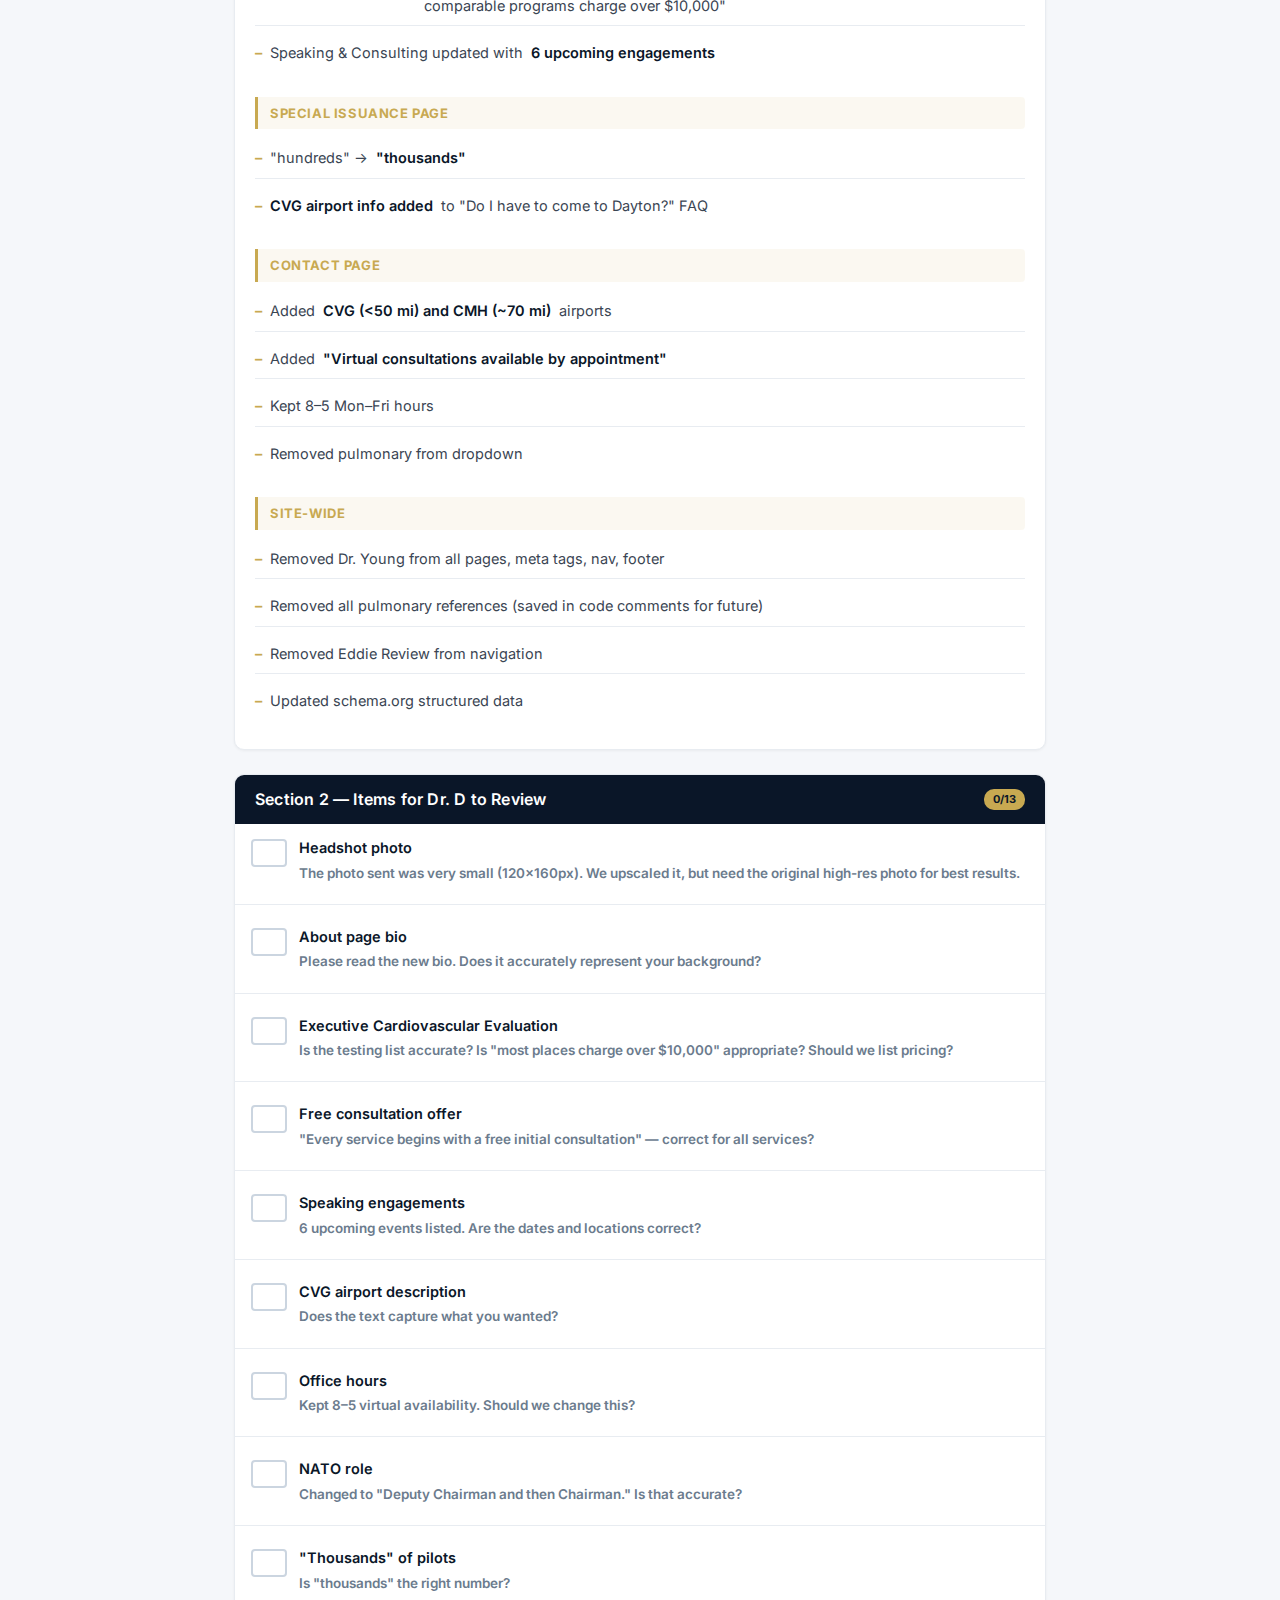
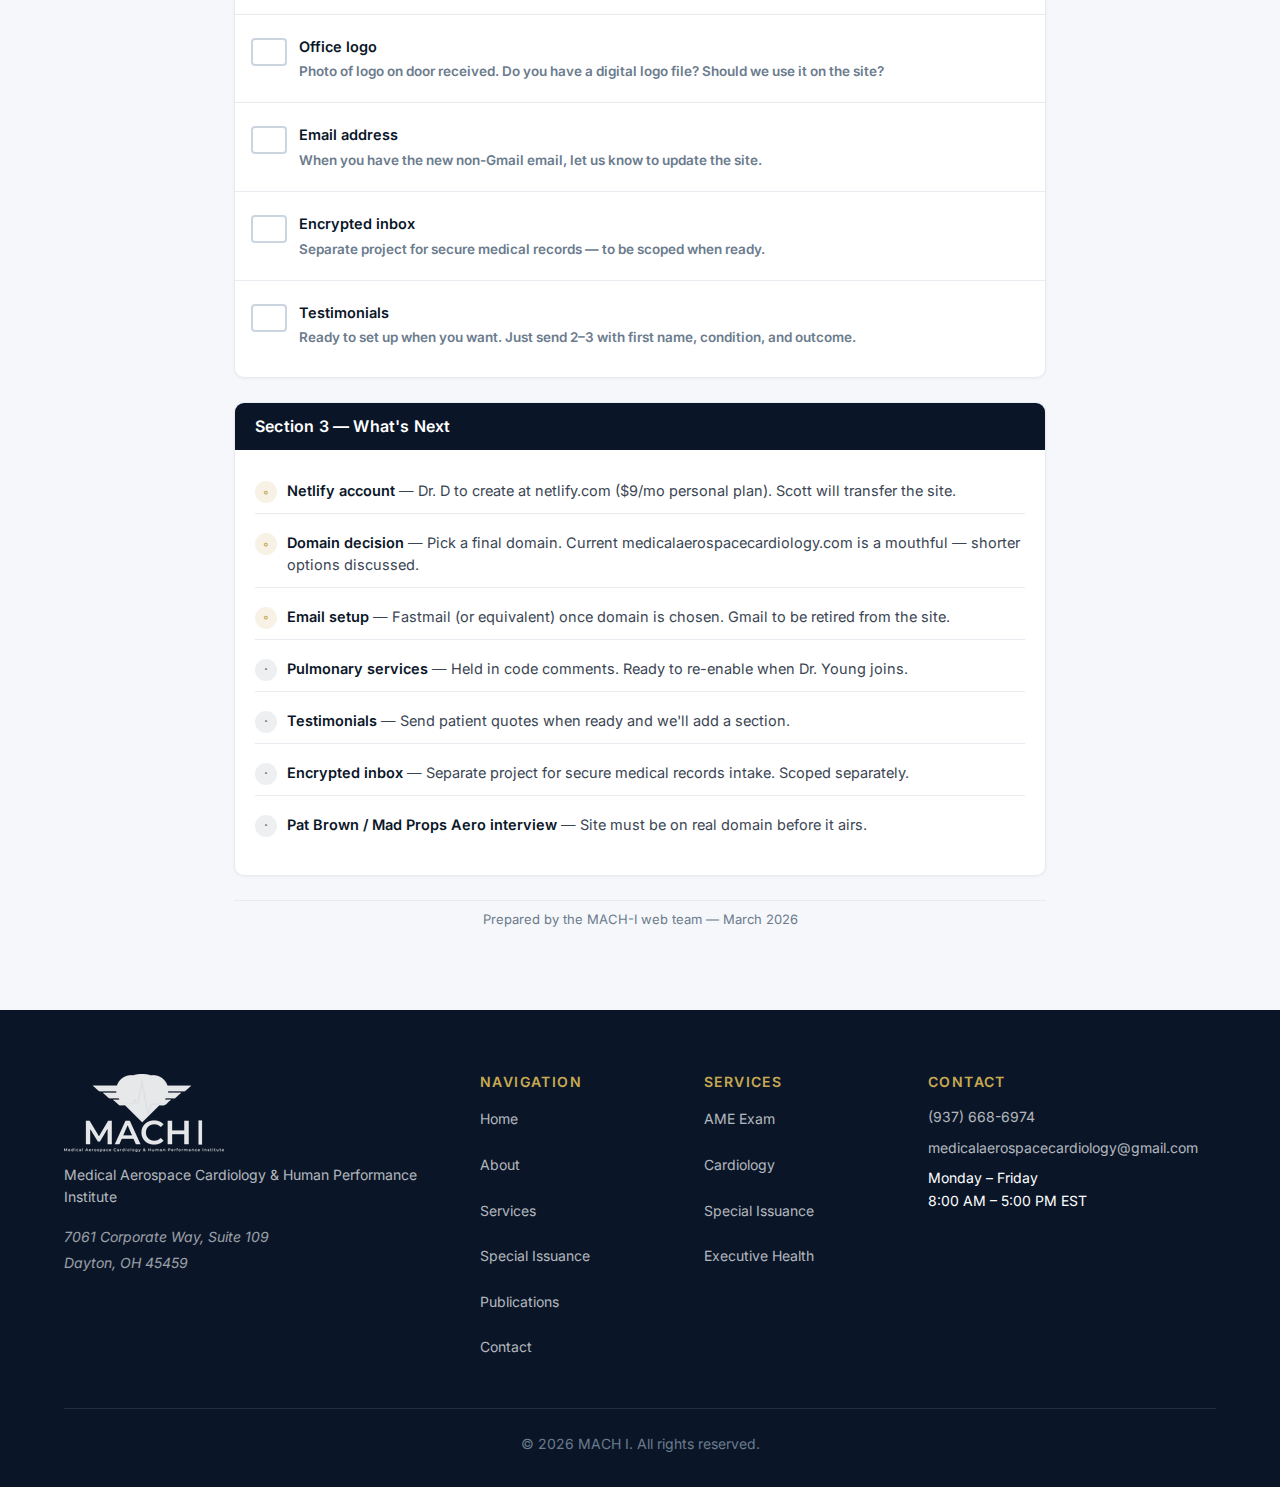
<file: dr-d-review.html>
<!DOCTYPE html>
<html lang="en">
<head>
  <meta charset="UTF-8">
  <meta name="viewport" content="width=device-width, initial-scale=1.0">
  <title>Website Changes — Dr. D Review | MACH I</title>
  <meta name="robots" content="noindex, nofollow">
  <link rel="icon" type="image/svg+xml" href="img/favicon.svg">
  <link rel="preconnect" href="https://fonts.googleapis.com">
  <link rel="preconnect" href="https://fonts.gstatic.com" crossorigin>
  <link href="https://fonts.googleapis.com/css2?family=Inter:wght@400;500;600;700&family=Playfair+Display:wght@600;700&display=swap" rel="stylesheet">
  <link rel="stylesheet" href="css/styles.css">
  <style>
    /* ── Review page internal styles ── */
    .review-body {
      background: var(--color-off-white);
      padding: 40px 0 80px;
    }

    .review-container {
      max-width: 860px;
      margin: 0 auto;
      padding: 0 24px;
    }

    /* Progress bar */
    .progress-wrapper {
      background: var(--color-white);
      border-radius: 10px;
      border: 1px solid var(--color-light-gray);
      padding: 16px 20px;
      margin-bottom: 28px;
      display: flex;
      align-items: center;
      gap: 16px;
      box-shadow: 0 1px 3px rgba(0,0,0,0.05);
    }

    .progress-text {
      font-size: 14px;
      font-weight: 600;
      color: var(--color-navy);
      white-space: nowrap;
      font-family: var(--font-body);
    }

    .progress-track {
      flex: 1;
      height: 8px;
      background: var(--color-light-gray);
      border-radius: 4px;
      overflow: hidden;
    }

    .progress-fill {
      height: 100%;
      background: linear-gradient(90deg, var(--color-gold), var(--color-gold-hover));
      border-radius: 4px;
      transition: width 0.3s ease;
      width: 0%;
    }

    .reset-btn {
      background: none;
      border: 1px solid var(--color-light-gray);
      color: var(--color-medium-gray);
      font-size: 12px;
      font-family: var(--font-body);
      padding: 5px 12px;
      border-radius: 5px;
      cursor: pointer;
      transition: all 0.15s;
    }

    .reset-btn:hover {
      border-color: var(--color-error);
      color: var(--color-error);
    }

    /* Section cards */
    .review-card {
      background: var(--color-white);
      border-radius: 10px;
      border: 1px solid var(--color-light-gray);
      margin-bottom: 24px;
      overflow: hidden;
      box-shadow: 0 1px 3px rgba(0,0,0,0.05);
    }

    .review-card-header {
      background: var(--color-navy);
      padding: 14px 20px;
      display: flex;
      align-items: center;
      gap: 10px;
    }

    .review-card-header h2 {
      color: var(--color-white);
      font-size: 16px;
      font-weight: 600;
      font-family: var(--font-body);
      letter-spacing: 0.2px;
      margin: 0;
    }

    .review-card-header .card-badge {
      background: var(--color-gold);
      color: var(--color-navy);
      font-size: 11px;
      font-weight: 700;
      font-family: var(--font-body);
      padding: 2px 9px;
      border-radius: 10px;
      margin-left: auto;
      min-width: 22px;
      text-align: center;
    }

    .review-card-body {
      padding: 20px;
    }

    /* Changes section — page groups */
    .page-group {
      margin-bottom: 24px;
    }

    .page-group:last-child {
      margin-bottom: 0;
    }

    .page-group-title {
      font-family: var(--font-body);
      font-size: 13px;
      font-weight: 700;
      text-transform: uppercase;
      letter-spacing: 0.6px;
      color: var(--color-gold);
      background: rgba(200, 169, 81, 0.08);
      border-left: 3px solid var(--color-gold);
      padding: 6px 12px;
      border-radius: 0 4px 4px 0;
      margin-bottom: 10px;
    }

    .changes-list {
      list-style: none;
      padding: 0;
      margin: 0;
    }

    .changes-list li {
      padding: 8px 12px 8px 0;
      border-bottom: 1px solid var(--color-light-gray);
      font-size: 14.5px;
      font-family: var(--font-body);
      color: var(--color-dark-gray);
      line-height: 1.55;
      display: flex;
      align-items: flex-start;
      gap: 8px;
    }

    .changes-list li:last-child {
      border-bottom: none;
    }

    .changes-list li::before {
      content: '–';
      color: var(--color-gold);
      font-weight: 700;
      flex-shrink: 0;
      margin-top: 0px;
    }

    .changes-list strong {
      color: var(--color-navy);
    }

    /* Checklist section */
    .checklist {
      list-style: none;
      padding: 0;
      margin: 0;
    }

    .checklist li {
      padding: 13px 16px;
      border-bottom: 1px solid var(--color-light-gray);
      display: flex;
      align-items: flex-start;
      gap: 12px;
      transition: background 0.12s;
    }

    .checklist li:last-child {
      border-bottom: none;
    }

    .checklist li:hover {
      background: rgba(200, 169, 81, 0.05);
    }

    .checklist li.checked {
      background: rgba(45, 143, 94, 0.04);
    }

    .checklist li.checked .item-label {
      color: var(--color-medium-gray);
      text-decoration: line-through;
      text-decoration-color: #b0bec5;
    }

    .checklist input[type="checkbox"] {
      appearance: none;
      -webkit-appearance: none;
      width: 20px;
      height: 20px;
      min-width: 20px;
      border: 2px solid #cbd5e0;
      border-radius: 4px;
      margin-top: 2px;
      cursor: pointer;
      position: relative;
      transition: all 0.15s;
    }

    .checklist input[type="checkbox"]:hover {
      border-color: var(--color-gold);
    }

    .checklist input[type="checkbox"]:checked {
      background: var(--color-gold);
      border-color: var(--color-gold);
    }

    .checklist input[type="checkbox"]:checked::after {
      content: '';
      position: absolute;
      left: 5px;
      top: 1px;
      width: 6px;
      height: 11px;
      border: solid var(--color-white);
      border-width: 0 2.5px 2.5px 0;
      transform: rotate(45deg);
    }

    .item-label {
      font-size: 14.5px;
      font-family: var(--font-body);
      flex: 1;
      transition: color 0.15s;
      color: var(--color-dark-gray);
      line-height: 1.55;
    }

    .item-label strong {
      color: var(--color-navy);
      font-weight: 600;
    }

    .item-label .detail {
      color: var(--color-medium-gray);
      font-size: 13.5px;
      display: block;
      margin-top: 3px;
      line-height: 1.5;
    }

    /* What's Next section */
    .next-list {
      list-style: none;
      padding: 0;
      margin: 0;
    }

    .next-list li {
      padding: 10px 0;
      border-bottom: 1px solid var(--color-light-gray);
      font-size: 14.5px;
      font-family: var(--font-body);
      color: var(--color-dark-gray);
      line-height: 1.55;
      display: flex;
      align-items: flex-start;
      gap: 10px;
    }

    .next-list li:last-child {
      border-bottom: none;
    }

    .next-list .next-icon {
      width: 22px;
      height: 22px;
      min-width: 22px;
      border-radius: 50%;
      display: flex;
      align-items: center;
      justify-content: center;
      font-size: 12px;
      font-weight: 700;
      margin-top: 1px;
    }

    .next-icon.pending {
      background: rgba(200, 169, 81, 0.15);
      color: var(--color-gold);
    }

    .next-icon.future {
      background: rgba(107, 123, 141, 0.12);
      color: var(--color-medium-gray);
    }

    .next-list strong {
      color: var(--color-navy);
    }

    /* Footer note */
    .review-footer-note {
      text-align: center;
      font-size: 13px;
      font-family: var(--font-body);
      color: var(--color-medium-gray);
      padding-top: 8px;
      border-top: 1px solid var(--color-light-gray);
    }
  </style>
</head>
<body>
  <a href="#main" class="skip-to-content">Skip to content</a>
  <div id="site-header"></div>

  <main id="main">

    <!-- Page Hero -->
    <section class="page-hero" style="background: linear-gradient(135deg, var(--color-navy) 0%, var(--color-deep-blue) 100%); padding: 64px 0 56px; border-bottom: 4px solid var(--color-gold);">
      <div class="container">
        <span class="section-label" style="color: var(--color-gold); font-size: 13px; font-weight: 600; letter-spacing: 0.8px; text-transform: uppercase; display: block; margin-bottom: 12px;">Internal Review — Not Public</span>
        <h1 style="color: var(--color-white); font-family: var(--font-heading); font-size: clamp(1.75rem, 4vw, 2.5rem); font-weight: 700; line-height: 1.2; margin-bottom: 12px;">Changes Summary &amp; Review Checklist</h1>
        <p style="color: rgba(255,255,255,0.75); font-family: var(--font-body); font-size: 1.05rem; max-width: 560px;">Everything updated based on your feedback &mdash; March 2026</p>
      </div>
    </section>

    <!-- Review body -->
    <div class="review-body">
      <div class="review-container">

        <!-- Progress bar -->
        <div class="progress-wrapper">
          <span class="progress-text"><span id="progress-count">0</span> / <span id="progress-total">0</span> items reviewed</span>
          <div class="progress-track"><div class="progress-fill" id="progress-fill"></div></div>
          <button class="reset-btn" onclick="resetAll()">Reset All</button>
        </div>

        <!-- ── SECTION 1: CHANGES MADE ── -->
        <div class="review-card">
          <div class="review-card-header">
            <h2>Section 1 &mdash; Changes Made</h2>
          </div>
          <div class="review-card-body">

            <div class="page-group">
              <div class="page-group-title">Home Page</div>
              <ul class="changes-list">
                <li>Removed "because Dr. D literally wrote it" &rarr; now says "teaches most AME courses and refresher courses for the FAA"</li>
                <li>"Peak Performance" broadened beyond pilots to executives and anyone seeking peak health</li>
                <li>Added <strong>Internal Medicine board certification</strong> under Clinical Excellence</li>
                <li>Added <strong>IAASM induction (2018)</strong> under Professional Recognition</li>
                <li>Fixed NATO title to <strong>"Former Deputy Chairman &amp; Chairman"</strong> with 10 papers / 8 countries</li>
                <li>Changed "hundreds" to <strong>"thousands"</strong></li>
              </ul>
            </div>

            <div class="page-group">
              <div class="page-group-title">About Page</div>
              <ul class="changes-list">
                <li>Removed Dr. Young &mdash; page is now <strong>solo Dr. Davenport</strong></li>
                <li>Added professional headshot (placeholder &mdash; need higher-res original)</li>
                <li><strong>Complete bio rewrite</strong> with CV highlights: board certified IM &amp; Cardiology, FACC, FAsMA, IAASM, 100+ publications, 2 textbooks, 8+ countries / 4 continents, Afghanistan deployment, Colonel (ret) USAF, 10,000+ procedures, only FAA cardiovascular consultant also consulting for military / NATO / NASA, every USAF waiver guide since 2009</li>
                <li>Fixed NATO: <strong>Deputy Chairman then Chairman</strong>, all 10 <em>Heart</em> Series papers, 8 countries</li>
              </ul>
            </div>

            <div class="page-group">
              <div class="page-group-title">Services Page</div>
              <ul class="changes-list">
                <li><strong>Free initial consultation banner</strong> added for ALL services</li>
                <li>Removed all pulmonary services (saved in code comments for future)</li>
                <li>Toned down FAA claim: <strong>"one of ~10 FAA consultants &mdash; only one also consulting for military, NATO, and NASA"</strong></li>
                <li>New <strong>Executive Cardiovascular Evaluation</strong> section replacing old Human Performance cards &mdash; comparable to Mayo / Cleveland / Harvard, testing list (ECG, echo, body comp, lipids/A1c, formal cardiopulmonary exercise testing with gas exchange), 4-hour assessment, same-day results, "most comparable programs charge over $10,000"</li>
                <li>Speaking &amp; Consulting updated with <strong>6 upcoming engagements</strong></li>
              </ul>
            </div>

            <div class="page-group">
              <div class="page-group-title">Special Issuance Page</div>
              <ul class="changes-list">
                <li>"hundreds" &rarr; <strong>"thousands"</strong></li>
                <li><strong>CVG airport info added</strong> to "Do I have to come to Dayton?" FAQ</li>
              </ul>
            </div>

            <div class="page-group">
              <div class="page-group-title">Contact Page</div>
              <ul class="changes-list">
                <li>Added <strong>CVG (&lt;50 mi) and CMH (~70 mi)</strong> airports</li>
                <li>Added <strong>"Virtual consultations available by appointment"</strong></li>
                <li>Kept 8–5 Mon–Fri hours</li>
                <li>Removed pulmonary from dropdown</li>
              </ul>
            </div>

            <div class="page-group">
              <div class="page-group-title">Site-Wide</div>
              <ul class="changes-list">
                <li>Removed Dr. Young from all pages, meta tags, nav, footer</li>
                <li>Removed all pulmonary references (saved in code comments for future)</li>
                <li>Removed Eddie Review from navigation</li>
                <li>Updated schema.org structured data</li>
              </ul>
            </div>

          </div>
        </div>

        <!-- ── SECTION 2: ITEMS FOR DR. D TO REVIEW ── -->
        <div class="review-card">
          <div class="review-card-header">
            <h2>Section 2 &mdash; Items for Dr. D to Review</h2>
            <span class="card-badge" id="checklist-badge">0/13</span>
          </div>
          <ul class="checklist" id="review-checklist">
            <li>
              <input type="checkbox" id="r1">
              <label class="item-label" for="r1">
                <strong>Headshot photo</strong>
                <span class="detail">The photo sent was very small (120&times;160px). We upscaled it, but need the original high-res photo for best results.</span>
              </label>
            </li>
            <li>
              <input type="checkbox" id="r2">
              <label class="item-label" for="r2">
                <strong>About page bio</strong>
                <span class="detail">Please read the new bio. Does it accurately represent your background?</span>
              </label>
            </li>
            <li>
              <input type="checkbox" id="r3">
              <label class="item-label" for="r3">
                <strong>Executive Cardiovascular Evaluation</strong>
                <span class="detail">Is the testing list accurate? Is "most places charge over $10,000" appropriate? Should we list pricing?</span>
              </label>
            </li>
            <li>
              <input type="checkbox" id="r4">
              <label class="item-label" for="r4">
                <strong>Free consultation offer</strong>
                <span class="detail">"Every service begins with a free initial consultation" — correct for all services?</span>
              </label>
            </li>
            <li>
              <input type="checkbox" id="r5">
              <label class="item-label" for="r5">
                <strong>Speaking engagements</strong>
                <span class="detail">6 upcoming events listed. Are the dates and locations correct?</span>
              </label>
            </li>
            <li>
              <input type="checkbox" id="r6">
              <label class="item-label" for="r6">
                <strong>CVG airport description</strong>
                <span class="detail">Does the text capture what you wanted?</span>
              </label>
            </li>
            <li>
              <input type="checkbox" id="r7">
              <label class="item-label" for="r7">
                <strong>Office hours</strong>
                <span class="detail">Kept 8–5 virtual availability. Should we change this?</span>
              </label>
            </li>
            <li>
              <input type="checkbox" id="r8">
              <label class="item-label" for="r8">
                <strong>NATO role</strong>
                <span class="detail">Changed to "Deputy Chairman and then Chairman." Is that accurate?</span>
              </label>
            </li>
            <li>
              <input type="checkbox" id="r9">
              <label class="item-label" for="r9">
                <strong>"Thousands" of pilots</strong>
                <span class="detail">Is "thousands" the right number?</span>
              </label>
            </li>
            <li>
              <input type="checkbox" id="r10">
              <label class="item-label" for="r10">
                <strong>Office logo</strong>
                <span class="detail">Photo of logo on door received. Do you have a digital logo file? Should we use it on the site?</span>
              </label>
            </li>
            <li>
              <input type="checkbox" id="r11">
              <label class="item-label" for="r11">
                <strong>Email address</strong>
                <span class="detail">When you have the new non-Gmail email, let us know to update the site.</span>
              </label>
            </li>
            <li>
              <input type="checkbox" id="r12">
              <label class="item-label" for="r12">
                <strong>Encrypted inbox</strong>
                <span class="detail">Separate project for secure medical records &mdash; to be scoped when ready.</span>
              </label>
            </li>
            <li>
              <input type="checkbox" id="r13">
              <label class="item-label" for="r13">
                <strong>Testimonials</strong>
                <span class="detail">Ready to set up when you want. Just send 2–3 with first name, condition, and outcome.</span>
              </label>
            </li>
          </ul>
        </div>

        <!-- ── SECTION 3: WHAT'S NEXT ── -->
        <div class="review-card">
          <div class="review-card-header">
            <h2>Section 3 &mdash; What's Next</h2>
          </div>
          <div class="review-card-body">
            <ul class="next-list">
              <li>
                <span class="next-icon pending">&#9702;</span>
                <span><strong>Netlify account</strong> &mdash; Dr. D to create at netlify.com ($9/mo personal plan). Scott will transfer the site.</span>
              </li>
              <li>
                <span class="next-icon pending">&#9702;</span>
                <span><strong>Domain decision</strong> &mdash; Pick a final domain. Current medicalaerospacecardiology.com is a mouthful &mdash; shorter options discussed.</span>
              </li>
              <li>
                <span class="next-icon pending">&#9702;</span>
                <span><strong>Email setup</strong> &mdash; Fastmail (or equivalent) once domain is chosen. Gmail to be retired from the site.</span>
              </li>
              <li>
                <span class="next-icon future">&#183;</span>
                <span><strong>Pulmonary services</strong> &mdash; Held in code comments. Ready to re-enable when Dr. Young joins.</span>
              </li>
              <li>
                <span class="next-icon future">&#183;</span>
                <span><strong>Testimonials</strong> &mdash; Send patient quotes when ready and we'll add a section.</span>
              </li>
              <li>
                <span class="next-icon future">&#183;</span>
                <span><strong>Encrypted inbox</strong> &mdash; Separate project for secure medical records intake. Scoped separately.</span>
              </li>
              <li>
                <span class="next-icon future">&#183;</span>
                <span><strong>Pat Brown / Mad Props Aero interview</strong> &mdash; Site must be on real domain before it airs.</span>
              </li>
            </ul>
          </div>
        </div>

        <!-- Footer note -->
        <p class="review-footer-note">Prepared by the MACH-I web team &mdash; March 2026</p>

      </div>
    </div>

  </main>

  <div id="site-footer"></div>
  <script src="js/main.js?v=3"></script>
  <script>
    (function () {
      var STORAGE_KEY = 'dr-d-review-march2026';

      function loadState() {
        try { return JSON.parse(localStorage.getItem(STORAGE_KEY)) || {}; }
        catch (e) { return {}; }
      }

      function saveState() {
        var state = {};
        document.querySelectorAll('#review-checklist input[type="checkbox"]').forEach(function (cb) {
          state[cb.id] = cb.checked;
        });
        localStorage.setItem(STORAGE_KEY, JSON.stringify(state));
      }

      function updateProgress() {
        var all = document.querySelectorAll('#review-checklist input[type="checkbox"]');
        var checked = document.querySelectorAll('#review-checklist input[type="checkbox"]:checked');
        var total = all.length;
        var done = checked.length;

        document.getElementById('progress-count').textContent = done;
        document.getElementById('progress-total').textContent = total;
        document.getElementById('progress-fill').style.width = total ? (done / total * 100) + '%' : '0%';
        document.getElementById('checklist-badge').textContent = done + '/' + total;

        all.forEach(function (cb) {
          cb.closest('li').classList.toggle('checked', cb.checked);
        });
      }

      window.resetAll = function () {
        if (!confirm('Reset all checkboxes?')) return;
        document.querySelectorAll('#review-checklist input[type="checkbox"]').forEach(function (cb) {
          cb.checked = false;
        });
        saveState();
        updateProgress();
      };

      // Init
      var state = loadState();
      document.querySelectorAll('#review-checklist input[type="checkbox"]').forEach(function (cb) {
        if (state[cb.id]) cb.checked = true;
        cb.addEventListener('change', function () { saveState(); updateProgress(); });
      });
      updateProgress();
    })();
  </script>
</body>
</html>
</file>
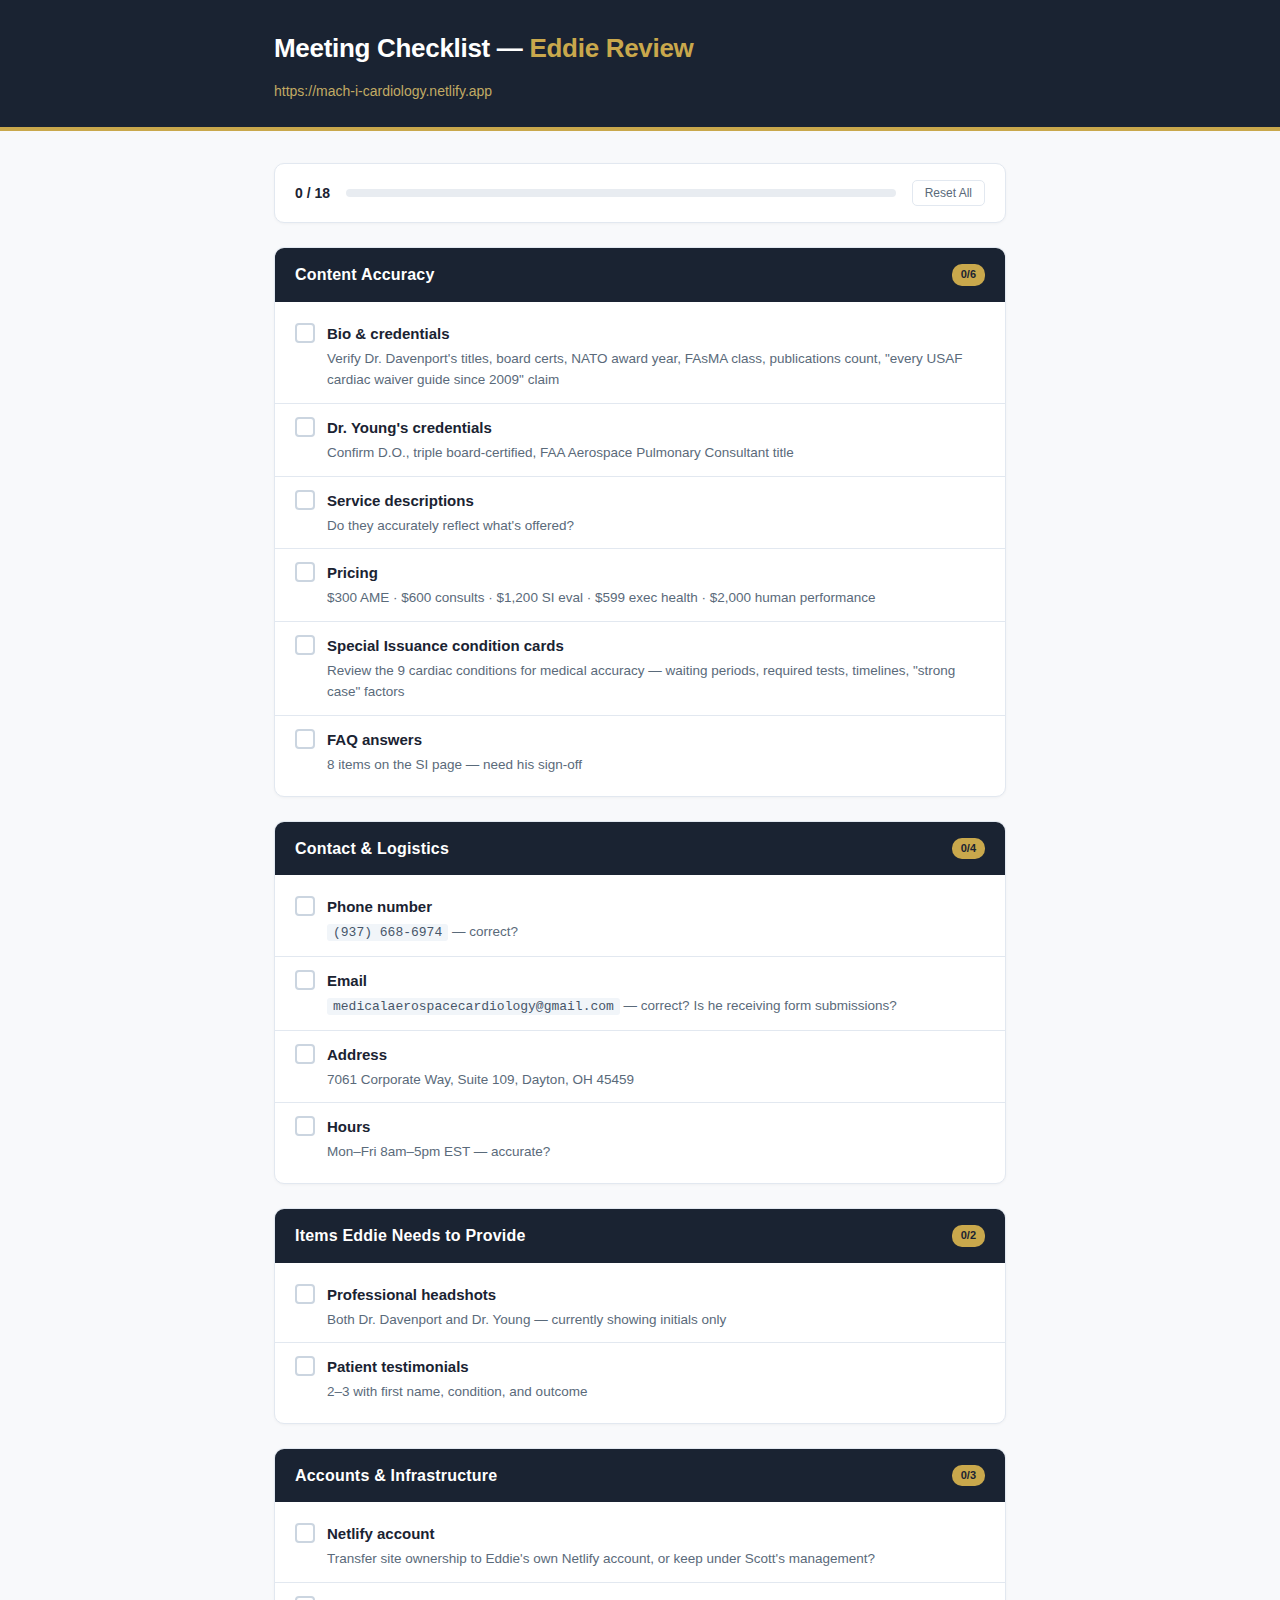
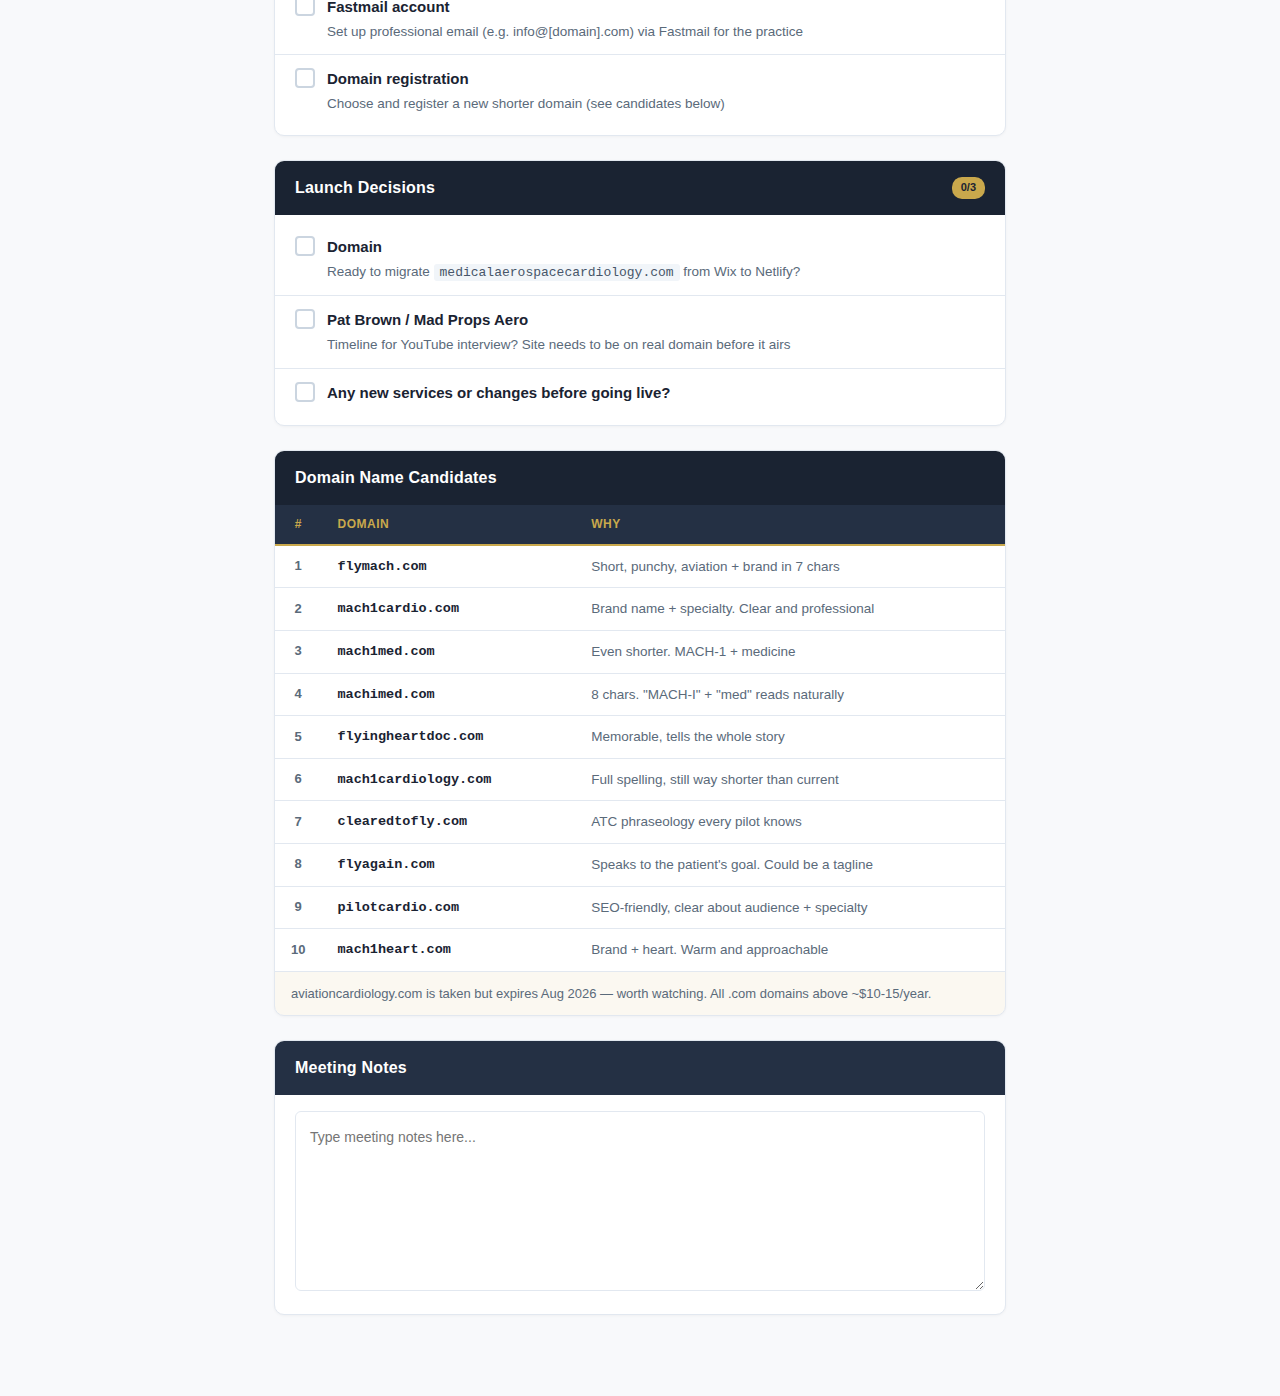
<file: eddie-review-checklist.html>
<!DOCTYPE html>
<html lang="en">
<head>
<meta charset="UTF-8">
<meta name="viewport" content="width=device-width, initial-scale=1.0">
<title>Meeting Checklist — Eddie Review</title>
<style>
  :root {
    --navy: #1a2332;
    --navy-light: #243044;
    --gold: #c9a84c;
    --gold-light: #d4ba6a;
    --gold-faint: rgba(201, 168, 76, 0.08);
    --text: #2c3e50;
    --text-light: #5a6a7a;
    --border: #e2e8f0;
    --bg: #f8f9fb;
    --white: #ffffff;
  }

  * { margin: 0; padding: 0; box-sizing: border-box; }

  body {
    font-family: -apple-system, BlinkMacSystemFont, 'Segoe UI', Roboto, 'Helvetica Neue', Arial, sans-serif;
    background: var(--bg);
    color: var(--text);
    line-height: 1.6;
    -webkit-font-smoothing: antialiased;
  }

  header {
    background: var(--navy);
    padding: 28px 0 24px;
    border-bottom: 4px solid var(--gold);
  }

  header .container {
    max-width: 780px;
    margin: 0 auto;
    padding: 0 24px;
  }

  header h1 {
    color: var(--white);
    font-size: 26px;
    font-weight: 700;
    letter-spacing: -0.3px;
  }

  header h1 span {
    color: var(--gold);
  }

  header .site-link {
    margin-top: 8px;
  }

  header .site-link a {
    color: var(--gold-light);
    text-decoration: none;
    font-size: 14px;
    opacity: 0.9;
    transition: opacity 0.15s;
  }

  header .site-link a:hover {
    opacity: 1;
    text-decoration: underline;
  }

  main {
    max-width: 780px;
    margin: 0 auto;
    padding: 32px 24px 60px;
  }

  .section {
    background: var(--white);
    border-radius: 10px;
    border: 1px solid var(--border);
    margin-bottom: 24px;
    overflow: hidden;
    box-shadow: 0 1px 3px rgba(0,0,0,0.04);
  }

  .section-header {
    background: var(--navy);
    padding: 14px 20px;
    display: flex;
    align-items: center;
    gap: 10px;
  }

  .section-header h2 {
    color: var(--white);
    font-size: 16px;
    font-weight: 600;
    letter-spacing: 0.2px;
  }

  .section-header .badge {
    background: var(--gold);
    color: var(--navy);
    font-size: 11px;
    font-weight: 700;
    padding: 2px 9px;
    border-radius: 10px;
    margin-left: auto;
    min-width: 22px;
    text-align: center;
  }

  .checklist {
    list-style: none;
    padding: 8px 0;
  }

  .checklist li {
    padding: 12px 20px;
    border-bottom: 1px solid var(--border);
    display: flex;
    align-items: flex-start;
    gap: 12px;
    transition: background 0.12s;
  }

  .checklist li:last-child { border-bottom: none; }

  .checklist li:hover {
    background: var(--gold-faint);
  }

  .checklist li.checked {
    background: rgba(76, 175, 80, 0.04);
  }

  .checklist li.checked .item-label {
    color: var(--text-light);
    text-decoration: line-through;
    text-decoration-color: #b0bec5;
  }

  .checklist input[type="checkbox"] {
    appearance: none;
    -webkit-appearance: none;
    width: 20px;
    height: 20px;
    min-width: 20px;
    border: 2px solid #cbd5e0;
    border-radius: 4px;
    margin-top: 1px;
    cursor: pointer;
    position: relative;
    transition: all 0.15s;
  }

  .checklist input[type="checkbox"]:hover {
    border-color: var(--gold);
  }

  .checklist input[type="checkbox"]:checked {
    background: var(--gold);
    border-color: var(--gold);
  }

  .checklist input[type="checkbox"]:checked::after {
    content: '';
    position: absolute;
    left: 5px;
    top: 1px;
    width: 6px;
    height: 11px;
    border: solid var(--white);
    border-width: 0 2.5px 2.5px 0;
    transform: rotate(45deg);
  }

  .item-label {
    font-size: 15px;
    flex: 1;
    transition: color 0.15s;
  }

  .item-label strong {
    color: var(--navy);
    font-weight: 600;
  }

  .item-label .detail {
    color: var(--text-light);
    font-size: 13.5px;
    display: block;
    margin-top: 2px;
  }

  .item-label code {
    background: #f1f5f9;
    padding: 1px 6px;
    border-radius: 3px;
    font-size: 13px;
    color: #475569;
    font-family: 'SF Mono', 'Fira Code', monospace;
  }

  .item-label a {
    color: var(--gold);
    text-decoration: none;
    font-weight: 500;
  }

  .item-label a:hover {
    text-decoration: underline;
  }

  .domain-section {
    background: var(--white);
    border-radius: 10px;
    border: 1px solid var(--border);
    margin-bottom: 24px;
    overflow: hidden;
    box-shadow: 0 1px 3px rgba(0,0,0,0.04);
  }

  .domain-table {
    width: 100%;
    border-collapse: collapse;
    font-size: 14.5px;
  }

  .domain-table thead th {
    background: var(--navy-light);
    color: var(--gold);
    font-size: 12px;
    font-weight: 600;
    text-transform: uppercase;
    letter-spacing: 0.5px;
    padding: 10px 16px;
    text-align: left;
    border-bottom: 2px solid var(--gold);
  }

  .domain-table thead th:first-child {
    width: 40px;
    text-align: center;
  }

  .domain-table tbody td {
    padding: 10px 16px;
    border-bottom: 1px solid var(--border);
    color: var(--text);
  }

  .domain-table tbody tr:last-child td {
    border-bottom: none;
  }

  .domain-table tbody tr:hover {
    background: var(--gold-faint);
  }

  .domain-table tbody td:first-child {
    text-align: center;
    color: var(--text-light);
    font-size: 13px;
    font-weight: 600;
  }

  .domain-table tbody td:nth-child(2) {
    font-weight: 600;
    color: var(--navy);
    font-family: 'SF Mono', 'Fira Code', monospace;
    font-size: 13.5px;
  }

  .domain-table tbody td:nth-child(3) {
    color: var(--text-light);
    font-size: 13.5px;
  }

  .domain-note {
    padding: 12px 16px;
    font-size: 13px;
    color: var(--text-light);
    background: var(--gold-faint);
    border-top: 1px solid var(--border);
    line-height: 1.5;
  }

  .notes-section {
    background: var(--white);
    border-radius: 10px;
    border: 1px solid var(--border);
    overflow: hidden;
    box-shadow: 0 1px 3px rgba(0,0,0,0.04);
    margin-bottom: 24px;
  }

  .notes-section .section-header {
    background: var(--navy-light);
  }

  .notes-section .notes-body {
    padding: 16px 20px;
  }

  .notes-section textarea {
    width: 100%;
    min-height: 180px;
    border: 1px solid var(--border);
    border-radius: 6px;
    padding: 14px;
    font-family: inherit;
    font-size: 14px;
    color: var(--text);
    resize: vertical;
    outline: none;
    transition: border-color 0.15s;
    line-height: 1.6;
  }

  .notes-section textarea:focus {
    border-color: var(--gold);
    box-shadow: 0 0 0 3px rgba(201, 168, 76, 0.12);
  }

  .progress-bar {
    max-width: 780px;
    margin: 0 auto;
    padding: 0 24px;
  }

  .progress-wrapper {
    background: var(--white);
    border-radius: 10px;
    border: 1px solid var(--border);
    padding: 16px 20px;
    margin-bottom: 24px;
    display: flex;
    align-items: center;
    gap: 16px;
    box-shadow: 0 1px 3px rgba(0,0,0,0.04);
  }

  .progress-text {
    font-size: 14px;
    font-weight: 600;
    color: var(--navy);
    white-space: nowrap;
  }

  .progress-track {
    flex: 1;
    height: 8px;
    background: #e8ecf1;
    border-radius: 4px;
    overflow: hidden;
  }

  .progress-fill {
    height: 100%;
    background: linear-gradient(90deg, var(--gold), var(--gold-light));
    border-radius: 4px;
    transition: width 0.3s ease;
    width: 0%;
  }

  .reset-btn {
    background: none;
    border: 1px solid var(--border);
    color: var(--text-light);
    font-size: 12px;
    padding: 5px 12px;
    border-radius: 5px;
    cursor: pointer;
    transition: all 0.15s;
  }

  .reset-btn:hover {
    border-color: #e74c3c;
    color: #e74c3c;
  }

  @media print {
    header { border-bottom-width: 3px; }
    .section { break-inside: avoid; }
    .checklist input[type="checkbox"] { appearance: auto; -webkit-appearance: auto; }
    .notes-section textarea { border: 1px solid #ccc; }
    .reset-btn { display: none; }
  }
</style>
</head>
<body>

<header>
  <div class="container">
    <h1>Meeting Checklist — <span>Eddie Review</span></h1>
    <div class="site-link">
      <a href="https://mach-i-cardiology.netlify.app" target="_blank">https://mach-i-cardiology.netlify.app</a>
    </div>
  </div>
</header>

<main>
  <div class="progress-wrapper">
    <span class="progress-text"><span id="progress-count">0</span> / <span id="progress-total">0</span></span>
    <div class="progress-track"><div class="progress-fill" id="progress-fill"></div></div>
    <button class="reset-btn" onclick="resetAll()">Reset All</button>
  </div>

  <!-- CONTENT ACCURACY -->
  <div class="section">
    <div class="section-header">
      <h2>Content Accuracy</h2>
      <span class="badge" data-section="content">0/6</span>
    </div>
    <ul class="checklist" data-section="content">
      <li>
        <input type="checkbox" id="c1">
        <label class="item-label" for="c1">
          <strong>Bio &amp; credentials</strong>
          <span class="detail">Verify Dr. Davenport's titles, board certs, NATO award year, FAsMA class, publications count, "every USAF cardiac waiver guide since 2009" claim</span>
        </label>
      </li>
      <li>
        <input type="checkbox" id="c2">
        <label class="item-label" for="c2">
          <strong>Dr. Young's credentials</strong>
          <span class="detail">Confirm D.O., triple board-certified, FAA Aerospace Pulmonary Consultant title</span>
        </label>
      </li>
      <li>
        <input type="checkbox" id="c3">
        <label class="item-label" for="c3">
          <strong>Service descriptions</strong>
          <span class="detail">Do they accurately reflect what's offered?</span>
        </label>
      </li>
      <li>
        <input type="checkbox" id="c4">
        <label class="item-label" for="c4">
          <strong>Pricing</strong>
          <span class="detail">$300 AME · $600 consults · $1,200 SI eval · $599 exec health · $2,000 human performance</span>
        </label>
      </li>
      <li>
        <input type="checkbox" id="c5">
        <label class="item-label" for="c5">
          <strong>Special Issuance condition cards</strong>
          <span class="detail">Review the 9 cardiac conditions for medical accuracy — waiting periods, required tests, timelines, "strong case" factors</span>
        </label>
      </li>
      <li>
        <input type="checkbox" id="c6">
        <label class="item-label" for="c6">
          <strong>FAQ answers</strong>
          <span class="detail">8 items on the SI page — need his sign-off</span>
        </label>
      </li>
    </ul>
  </div>

  <!-- CONTACT & LOGISTICS -->
  <div class="section">
    <div class="section-header">
      <h2>Contact &amp; Logistics</h2>
      <span class="badge" data-section="contact">0/4</span>
    </div>
    <ul class="checklist" data-section="contact">
      <li>
        <input type="checkbox" id="l1">
        <label class="item-label" for="l1">
          <strong>Phone number</strong>
          <span class="detail"><code>(937) 668-6974</code> — correct?</span>
        </label>
      </li>
      <li>
        <input type="checkbox" id="l2">
        <label class="item-label" for="l2">
          <strong>Email</strong>
          <span class="detail"><code>medicalaerospacecardiology@gmail.com</code> — correct? Is he receiving form submissions?</span>
        </label>
      </li>
      <li>
        <input type="checkbox" id="l3">
        <label class="item-label" for="l3">
          <strong>Address</strong>
          <span class="detail">7061 Corporate Way, Suite 109, Dayton, OH 45459</span>
        </label>
      </li>
      <li>
        <input type="checkbox" id="l4">
        <label class="item-label" for="l4">
          <strong>Hours</strong>
          <span class="detail">Mon–Fri 8am–5pm EST — accurate?</span>
        </label>
      </li>
    </ul>
  </div>

  <!-- ITEMS EDDIE NEEDS TO PROVIDE -->
  <div class="section">
    <div class="section-header">
      <h2>Items Eddie Needs to Provide</h2>
      <span class="badge" data-section="provide">0/2</span>
    </div>
    <ul class="checklist" data-section="provide">
      <li>
        <input type="checkbox" id="p1">
        <label class="item-label" for="p1">
          <strong>Professional headshots</strong>
          <span class="detail">Both Dr. Davenport and Dr. Young — currently showing initials only</span>
        </label>
      </li>
      <li>
        <input type="checkbox" id="p2">
        <label class="item-label" for="p2">
          <strong>Patient testimonials</strong>
          <span class="detail">2–3 with first name, condition, and outcome</span>
        </label>
      </li>
    </ul>
  </div>

  <!-- ACCOUNTS & INFRASTRUCTURE -->
  <div class="section">
    <div class="section-header">
      <h2>Accounts &amp; Infrastructure</h2>
      <span class="badge" data-section="accounts">0/3</span>
    </div>
    <ul class="checklist" data-section="accounts">
      <li>
        <input type="checkbox" id="a1">
        <label class="item-label" for="a1">
          <strong>Netlify account</strong>
          <span class="detail">Transfer site ownership to Eddie's own Netlify account, or keep under Scott's management?</span>
        </label>
      </li>
      <li>
        <input type="checkbox" id="a2">
        <label class="item-label" for="a2">
          <strong>Fastmail account</strong>
          <span class="detail">Set up professional email (e.g. info@[domain].com) via Fastmail for the practice</span>
        </label>
      </li>
      <li>
        <input type="checkbox" id="a3">
        <label class="item-label" for="a3">
          <strong>Domain registration</strong>
          <span class="detail">Choose and register a new shorter domain (see candidates below)</span>
        </label>
      </li>
    </ul>
  </div>

  <!-- LAUNCH DECISIONS -->
  <div class="section">
    <div class="section-header">
      <h2>Launch Decisions</h2>
      <span class="badge" data-section="launch">0/3</span>
    </div>
    <ul class="checklist" data-section="launch">
      <li>
        <input type="checkbox" id="d1">
        <label class="item-label" for="d1">
          <strong>Domain</strong>
          <span class="detail">Ready to migrate <code>medicalaerospacecardiology.com</code> from Wix to Netlify?</span>
        </label>
      </li>
      <li>
        <input type="checkbox" id="d2">
        <label class="item-label" for="d2">
          <strong>Pat Brown / Mad Props Aero</strong>
          <span class="detail">Timeline for YouTube interview? Site needs to be on real domain before it airs</span>
        </label>
      </li>
      <li>
        <input type="checkbox" id="d3">
        <label class="item-label" for="d3">
          <strong>Any new services or changes before going live?</strong>
        </label>
      </li>
    </ul>
  </div>

  <!-- DOMAIN NAME CANDIDATES -->
  <div class="domain-section">
    <div class="section-header">
      <h2>Domain Name Candidates</h2>
    </div>
    <table class="domain-table">
      <thead>
        <tr><th>#</th><th>Domain</th><th>Why</th></tr>
      </thead>
      <tbody>
        <tr><td>1</td><td>flymach.com</td><td>Short, punchy, aviation + brand in 7 chars</td></tr>
        <tr><td>2</td><td>mach1cardio.com</td><td>Brand name + specialty. Clear and professional</td></tr>
        <tr><td>3</td><td>mach1med.com</td><td>Even shorter. MACH-1 + medicine</td></tr>
        <tr><td>4</td><td>machimed.com</td><td>8 chars. "MACH-I" + "med" reads naturally</td></tr>
        <tr><td>5</td><td>flyingheartdoc.com</td><td>Memorable, tells the whole story</td></tr>
        <tr><td>6</td><td>mach1cardiology.com</td><td>Full spelling, still way shorter than current</td></tr>
        <tr><td>7</td><td>clearedtofly.com</td><td>ATC phraseology every pilot knows</td></tr>
        <tr><td>8</td><td>flyagain.com</td><td>Speaks to the patient's goal. Could be a tagline</td></tr>
        <tr><td>9</td><td>pilotcardio.com</td><td>SEO-friendly, clear about audience + specialty</td></tr>
        <tr><td>10</td><td>mach1heart.com</td><td>Brand + heart. Warm and approachable</td></tr>
      </tbody>
    </table>
    <div class="domain-note">
      aviationcardiology.com is taken but expires Aug 2026 — worth watching. All .com domains above ~$10-15/year.
    </div>
  </div>

  <!-- NOTES -->
  <div class="notes-section">
    <div class="section-header">
      <h2>Meeting Notes</h2>
    </div>
    <div class="notes-body">
      <textarea id="meeting-notes" placeholder="Type meeting notes here..."></textarea>
    </div>
  </div>
</main>

<script>
  const STORAGE_KEY = 'eddie-review-checklist';

  function loadState() {
    try {
      return JSON.parse(localStorage.getItem(STORAGE_KEY)) || {};
    } catch { return {}; }
  }

  function saveState() {
    const state = {};
    document.querySelectorAll('input[type="checkbox"]').forEach(cb => {
      state[cb.id] = cb.checked;
    });
    state._notes = document.getElementById('meeting-notes').value;
    localStorage.setItem(STORAGE_KEY, JSON.stringify(state));
  }

  function updateProgress() {
    const all = document.querySelectorAll('input[type="checkbox"]');
    const checked = document.querySelectorAll('input[type="checkbox"]:checked');
    document.getElementById('progress-count').textContent = checked.length;
    document.getElementById('progress-total').textContent = all.length;
    document.getElementById('progress-fill').style.width = all.length ? (checked.length / all.length * 100) + '%' : '0%';

    // Update section badges
    document.querySelectorAll('.checklist').forEach(list => {
      const section = list.dataset.section;
      const total = list.querySelectorAll('input[type="checkbox"]').length;
      const done = list.querySelectorAll('input[type="checkbox"]:checked').length;
      const badge = document.querySelector(`.badge[data-section="${section}"]`);
      if (badge) badge.textContent = `${done}/${total}`;
    });

    // Update li classes
    all.forEach(cb => {
      cb.closest('li').classList.toggle('checked', cb.checked);
    });
  }

  function resetAll() {
    if (!confirm('Reset all checkboxes and notes?')) return;
    document.querySelectorAll('input[type="checkbox"]').forEach(cb => cb.checked = false);
    document.getElementById('meeting-notes').value = '';
    saveState();
    updateProgress();
  }

  // Init
  const state = loadState();
  document.querySelectorAll('input[type="checkbox"]').forEach(cb => {
    if (state[cb.id]) cb.checked = true;
    cb.addEventListener('change', () => { saveState(); updateProgress(); });
  });
  if (state._notes) document.getElementById('meeting-notes').value = state._notes;
  document.getElementById('meeting-notes').addEventListener('input', saveState);
  updateProgress();
</script>
</body>
</html>
</file>
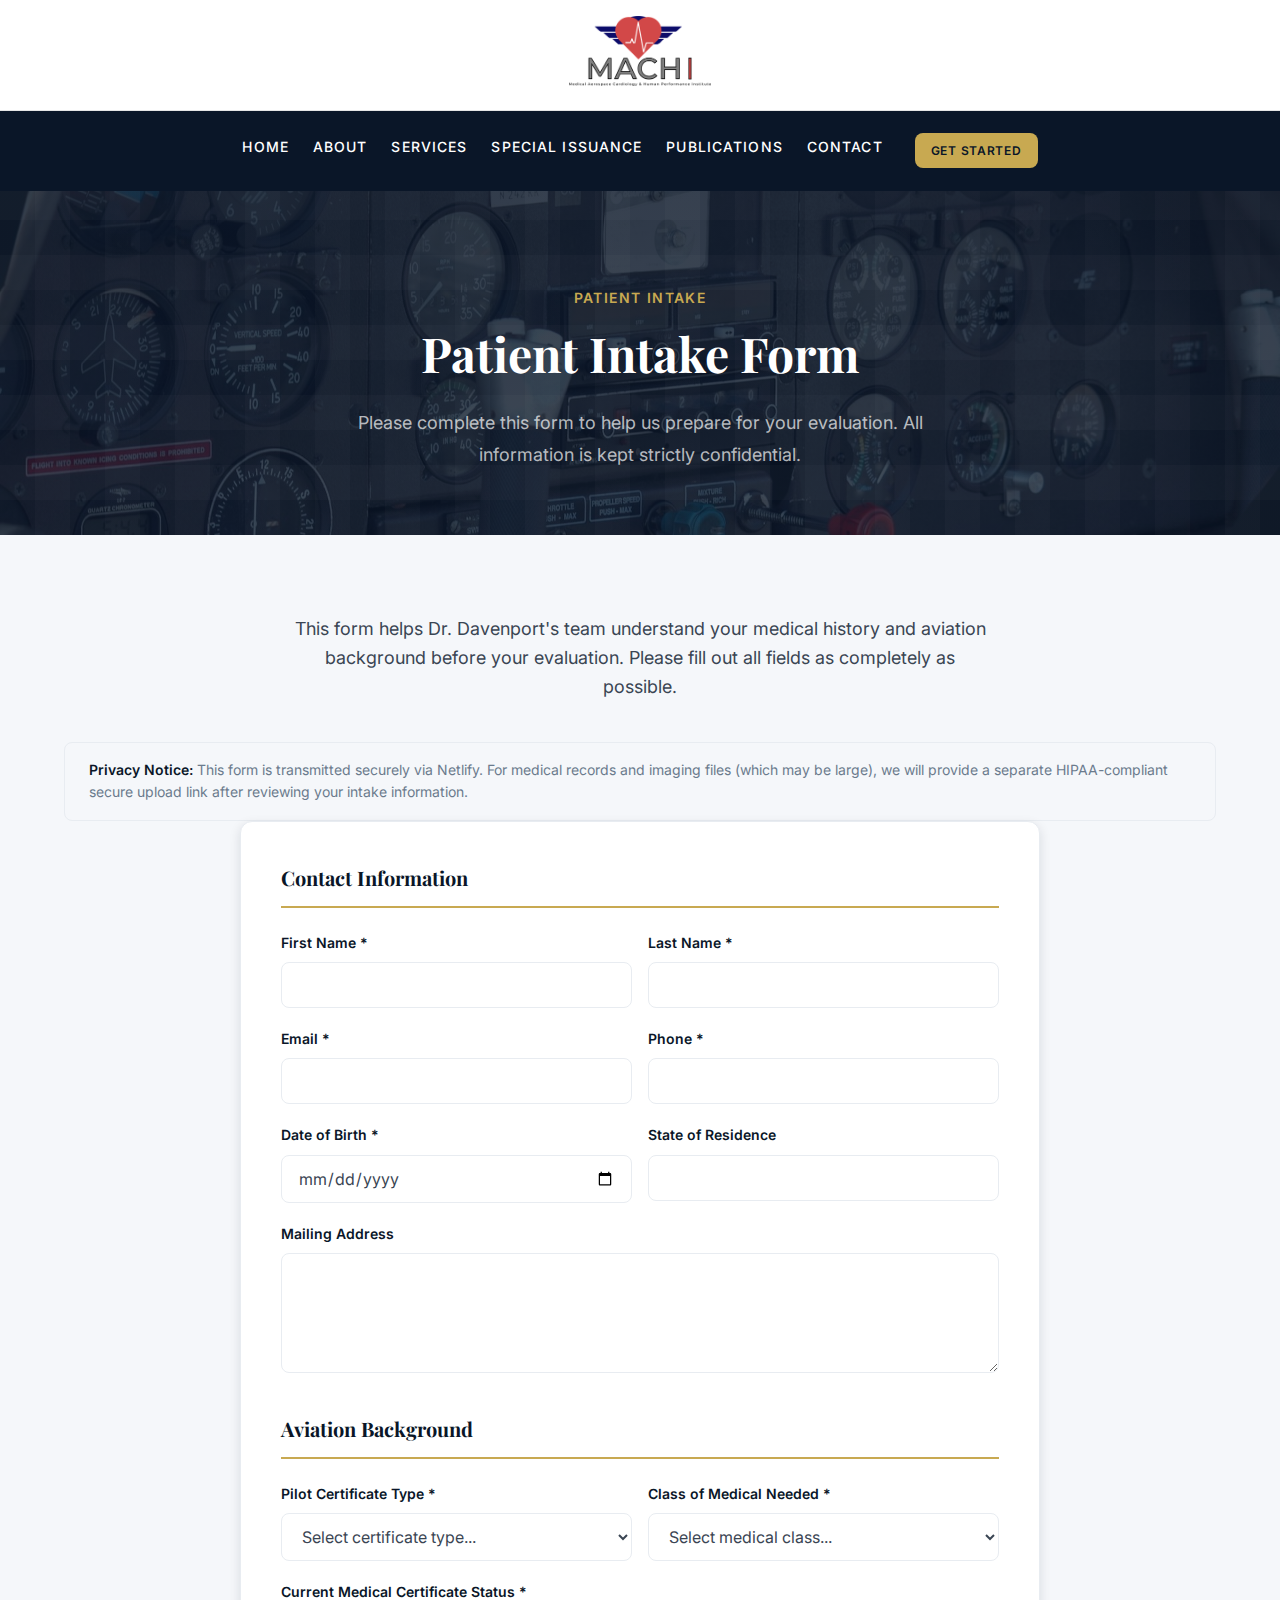
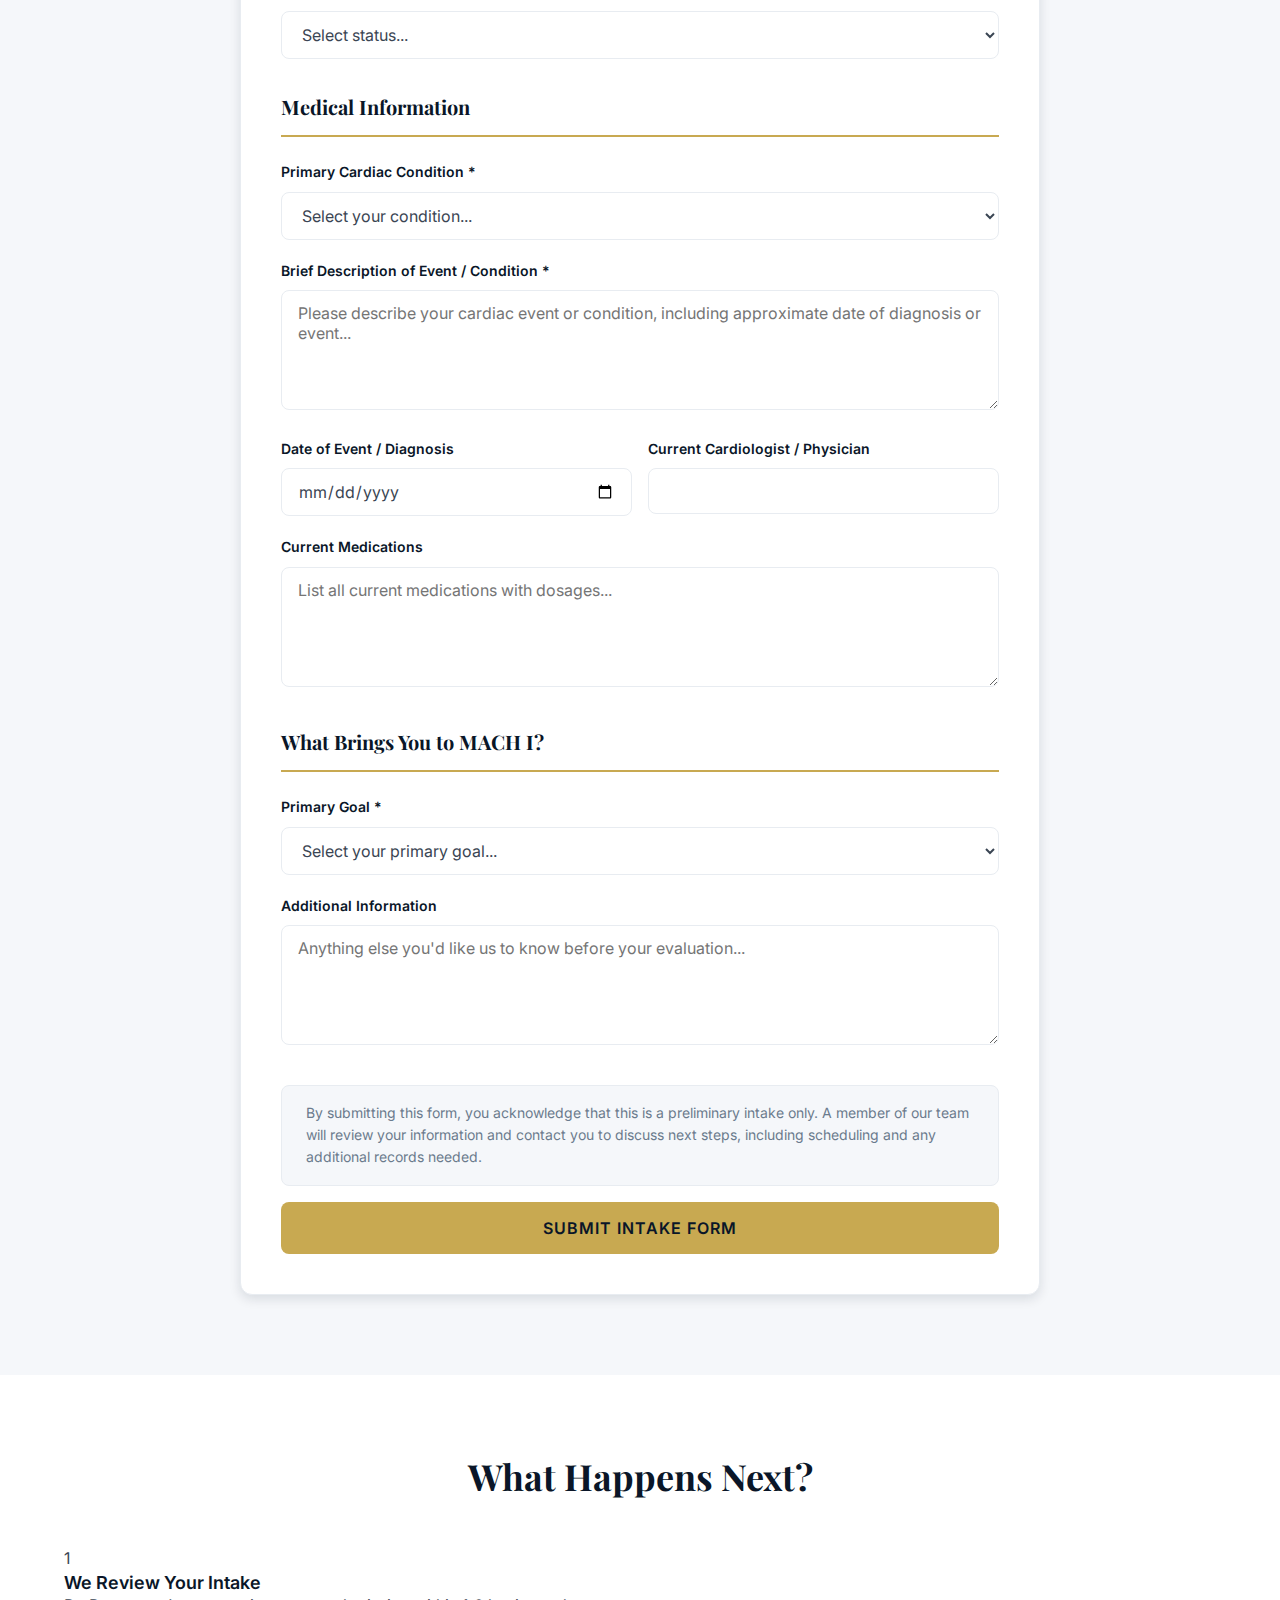
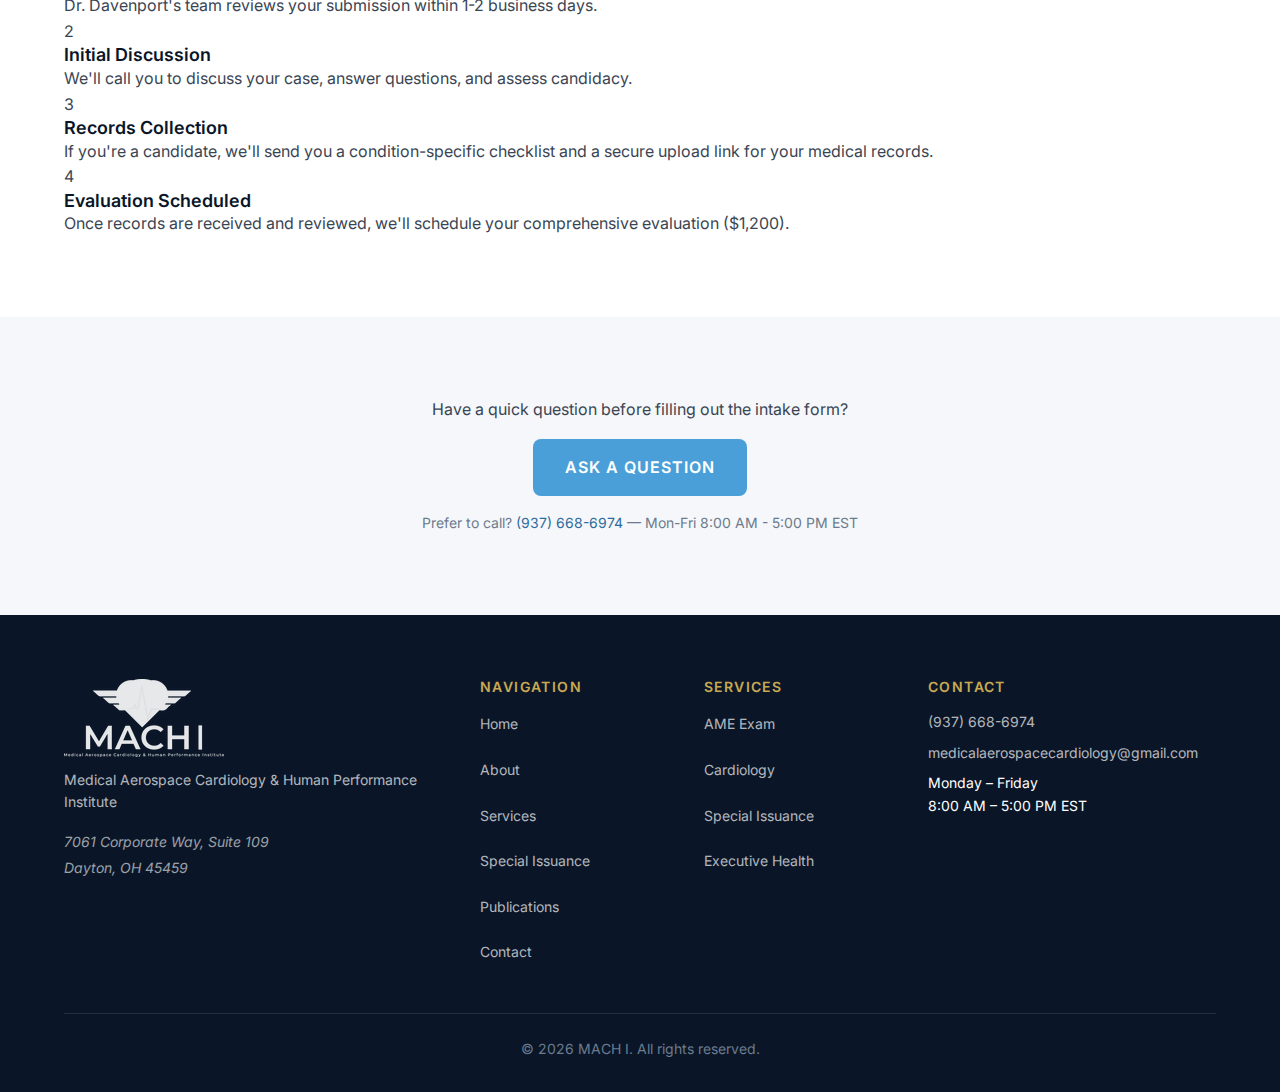
<file: intake.html>
<!DOCTYPE html>
<html lang="en">
<head>
  <meta charset="UTF-8">
  <meta name="viewport" content="width=device-width, initial-scale=1.0">
  <title>Patient Intake Form | MACH I</title>
  <meta name="description" content="MACH I patient intake form for aviation cardiology and FAA special issuance evaluation.">
  <meta name="robots" content="noindex, nofollow">
  <link rel="preconnect" href="https://fonts.googleapis.com">
  <link rel="preconnect" href="https://fonts.gstatic.com" crossorigin>
  <link href="https://fonts.googleapis.com/css2?family=Inter:wght@400;500;600;700&family=Playfair+Display:wght@600;700&display=swap" rel="stylesheet">
  <link rel="stylesheet" href="css/styles.css">
  <link rel="icon" type="image/svg+xml" href="img/favicon.svg">
</head>
<body>
  <a href="#main" class="skip-to-content">Skip to content</a>
  <div id="site-header"></div>
  <main id="main">

    <!-- Page Hero -->
    <section class="page-hero page-hero--services">
      <div class="container">
        <span class="section-label">Patient Intake</span>
        <h1>Patient Intake Form</h1>
        <p class="page-hero-subtitle">Please complete this form to help us prepare for your evaluation. All information is kept strictly confidential.</p>
      </div>
    </section>

    <!-- Intake Form Section -->
    <section class="bg-off-white">
      <div class="container">
        <div class="intake-intro">
          <p>This form helps Dr. Davenport's team understand your medical history and aviation background before your evaluation. Please fill out all fields as completely as possible.</p>
        </div>

        <div class="intake-notice">
          <strong>Privacy Notice:</strong> This form is transmitted securely via Netlify. For medical records and imaging files (which may be large), we will provide a separate HIPAA-compliant secure upload link after reviewing your intake information.
        </div>

        <div class="intake-form-wrapper">
          <form name="intake" method="POST" action="/thank-you.html" data-netlify="true" netlify-honeypot="bot-field">
            <input type="hidden" name="form-name" value="intake">
            <p style="display:none">
              <label>Don't fill this out: <input name="bot-field"></label>
            </p>

            <!-- Fieldset 1: Contact Information -->
            <div class="fieldset">
              <span class="fieldset-legend">Contact Information</span>

              <div class="form-row">
                <div class="form-group">
                  <label for="firstName">First Name *</label>
                  <input type="text" id="firstName" name="firstName" required>
                </div>
                <div class="form-group">
                  <label for="lastName">Last Name *</label>
                  <input type="text" id="lastName" name="lastName" required>
                </div>
              </div>

              <div class="form-row">
                <div class="form-group">
                  <label for="email">Email *</label>
                  <input type="email" id="email" name="email" required>
                  <span class="form-error">Please enter a valid email address</span>
                </div>
                <div class="form-group">
                  <label for="phone">Phone *</label>
                  <input type="tel" id="phone" name="phone" required>
                  <span class="form-error">This field is required</span>
                </div>
              </div>

              <div class="form-row">
                <div class="form-group">
                  <label for="dob">Date of Birth *</label>
                  <input type="date" id="dob" name="dob" required>
                </div>
                <div class="form-group">
                  <label for="state">State of Residence</label>
                  <input type="text" id="state" name="state">
                </div>
              </div>

              <div class="form-group">
                <label for="address">Mailing Address</label>
                <textarea id="address" name="address" rows="2"></textarea>
              </div>
            </div>

            <!-- Fieldset 2: Aviation Background -->
            <div class="fieldset">
              <span class="fieldset-legend">Aviation Background</span>

              <div class="form-row">
                <div class="form-group">
                  <label for="certificateType">Pilot Certificate Type *</label>
                  <select id="certificateType" name="certificateType" required>
                    <option value="">Select certificate type...</option>
                    <option value="student">Student Pilot</option>
                    <option value="sport">Sport Pilot</option>
                    <option value="recreational">Recreational Pilot</option>
                    <option value="private">Private Pilot</option>
                    <option value="commercial">Commercial Pilot</option>
                    <option value="atp">Airline Transport Pilot (ATP)</option>
                    <option value="cfi">Flight Instructor</option>
                    <option value="not-certificated">Not yet certificated</option>
                  </select>
                </div>
                <div class="form-group">
                  <label for="medicalClass">Class of Medical Needed *</label>
                  <select id="medicalClass" name="medicalClass" required>
                    <option value="">Select medical class...</option>
                    <option value="first">1st Class</option>
                    <option value="second">2nd Class</option>
                    <option value="third">3rd Class</option>
                    <option value="basicmed">BasicMed</option>
                    <option value="not-sure">Not sure</option>
                  </select>
                </div>
              </div>

              <div class="form-group">
                <label for="medicalStatus">Current Medical Certificate Status *</label>
                <select id="medicalStatus" name="medicalStatus" required>
                  <option value="">Select status...</option>
                  <option value="valid">Currently valid</option>
                  <option value="expired">Expired</option>
                  <option value="denied">Denied</option>
                  <option value="deferred">Deferred</option>
                  <option value="never-held">Never held</option>
                  <option value="revoked">Revoked</option>
                </select>
              </div>
            </div>

            <!-- Fieldset 3: Medical Information -->
            <div class="fieldset">
              <span class="fieldset-legend">Medical Information</span>

              <div class="form-group">
                <label for="condition">Primary Cardiac Condition *</label>
                <select id="condition" name="condition" required>
                  <option value="">Select your condition...</option>
                  <option value="cad-mi">Coronary Artery Disease / Heart Attack (MI)</option>
                  <option value="cabg">Coronary Artery Bypass Grafting (CABG)</option>
                  <option value="stent">Coronary Stenting / Angioplasty</option>
                  <option value="valve-replacement">Cardiac Valve Replacement</option>
                  <option value="valve-repair">Cardiac Valve Repair</option>
                  <option value="afib">Atrial Fibrillation / Flutter</option>
                  <option value="pacemaker">Cardiac Pacemaker</option>
                  <option value="ventricular-arrhythmia">Ventricular Arrhythmia</option>
                  <option value="aortic-aneurysm">Aortic Aneurysm</option>
                  <option value="congenital">Congenital Heart Disease</option>
                  <option value="other-cardiac">Other cardiac condition</option>
                  <option value="no-condition">No cardiac condition (other service)</option>
                </select>
              </div>

              <div class="form-group">
                <label for="eventDescription">Brief Description of Event / Condition *</label>
                <textarea id="eventDescription" name="eventDescription" rows="4" required placeholder="Please describe your cardiac event or condition, including approximate date of diagnosis or event..."></textarea>
                <span class="form-error">This field is required</span>
              </div>

              <div class="form-row">
                <div class="form-group">
                  <label for="eventDate">Date of Event / Diagnosis</label>
                  <input type="date" id="eventDate" name="eventDate">
                </div>
                <div class="form-group">
                  <label for="cardiologist">Current Cardiologist / Physician</label>
                  <input type="text" id="cardiologist" name="cardiologist">
                </div>
              </div>

              <div class="form-group">
                <label for="medications">Current Medications</label>
                <textarea id="medications" name="medications" rows="3" placeholder="List all current medications with dosages..."></textarea>
              </div>
            </div>

            <!-- Fieldset 4: Your Goal -->
            <div class="fieldset">
              <span class="fieldset-legend">What Brings You to MACH I?</span>

              <div class="form-group">
                <label for="goal">Primary Goal *</label>
                <select id="goal" name="goal" required>
                  <option value="">Select your primary goal...</option>
                  <option value="new-si">New Special Issuance application</option>
                  <option value="si-renewal">Special Issuance renewal</option>
                  <option value="second-opinion">Second opinion on denied/deferred medical</option>
                  <option value="routine-ame">Routine AME exam (no cardiac history)</option>
                  <option value="cardiology-consult">Aviation cardiology consultation</option>
                  <option value="executive-health">Executive health screening</option>
                  <option value="human-performance">Human performance optimization</option>
                  <option value="other">Other</option>
                </select>
              </div>

              <div class="form-group">
                <label for="additionalInfo">Additional Information</label>
                <textarea id="additionalInfo" name="additionalInfo" rows="4" placeholder="Anything else you'd like us to know before your evaluation..."></textarea>
              </div>
            </div>

            <!-- Submit Section -->
            <div class="intake-notice">
              By submitting this form, you acknowledge that this is a preliminary intake only. A member of our team will review your information and contact you to discuss next steps, including scheduling and any additional records needed.
            </div>

            <button type="submit" class="btn btn-gold btn-lg" style="width: 100%; margin-top: var(--space-4);">Submit Intake Form</button>
          </form>
        </div>
      </div>
    </section>

    <!-- What Happens Next Section -->
    <section class="bg-white">
      <div class="container">
        <div class="section-header" style="text-align: center;">
          <h2 class="section-title">What Happens Next?</h2>
        </div>
        <div class="process-flow">
          <div class="process-step">
            <span class="process-step-number">1</span>
            <h4>We Review Your Intake</h4>
            <p>Dr. Davenport's team reviews your submission within 1-2 business days.</p>
          </div>
          <div class="process-step">
            <span class="process-step-number">2</span>
            <h4>Initial Discussion</h4>
            <p>We'll call you to discuss your case, answer questions, and assess candidacy.</p>
          </div>
          <div class="process-step">
            <span class="process-step-number">3</span>
            <h4>Records Collection</h4>
            <p>If you're a candidate, we'll send you a condition-specific checklist and a secure upload link for your medical records.</p>
          </div>
          <div class="process-step">
            <span class="process-step-number">4</span>
            <h4>Evaluation Scheduled</h4>
            <p>Once records are received and reviewed, we'll schedule your comprehensive evaluation ($1,200).</p>
          </div>
        </div>
      </div>
    </section>

    <!-- Contact Section -->
    <section class="bg-off-white">
      <div class="container" style="text-align: center;">
        <p>Have a quick question before filling out the intake form?</p>
        <div style="display: flex; gap: var(--space-4); justify-content: center; flex-wrap: wrap; margin-top: var(--space-4);">
          <a href="contact.html" class="btn btn-primary btn-lg">Ask a Question</a>
        </div>
        <p style="margin-top: var(--space-4); color: var(--color-medium-gray); font-size: var(--text-sm);">Prefer to call? <a href="tel:+19376686974">(937) 668-6974</a> &mdash; Mon-Fri 8:00 AM - 5:00 PM EST</p>
      </div>
    </section>

  </main>
  <div id="site-footer"></div>
  <script src="js/main.js?v=3"></script>
</body>
</html>
</file>
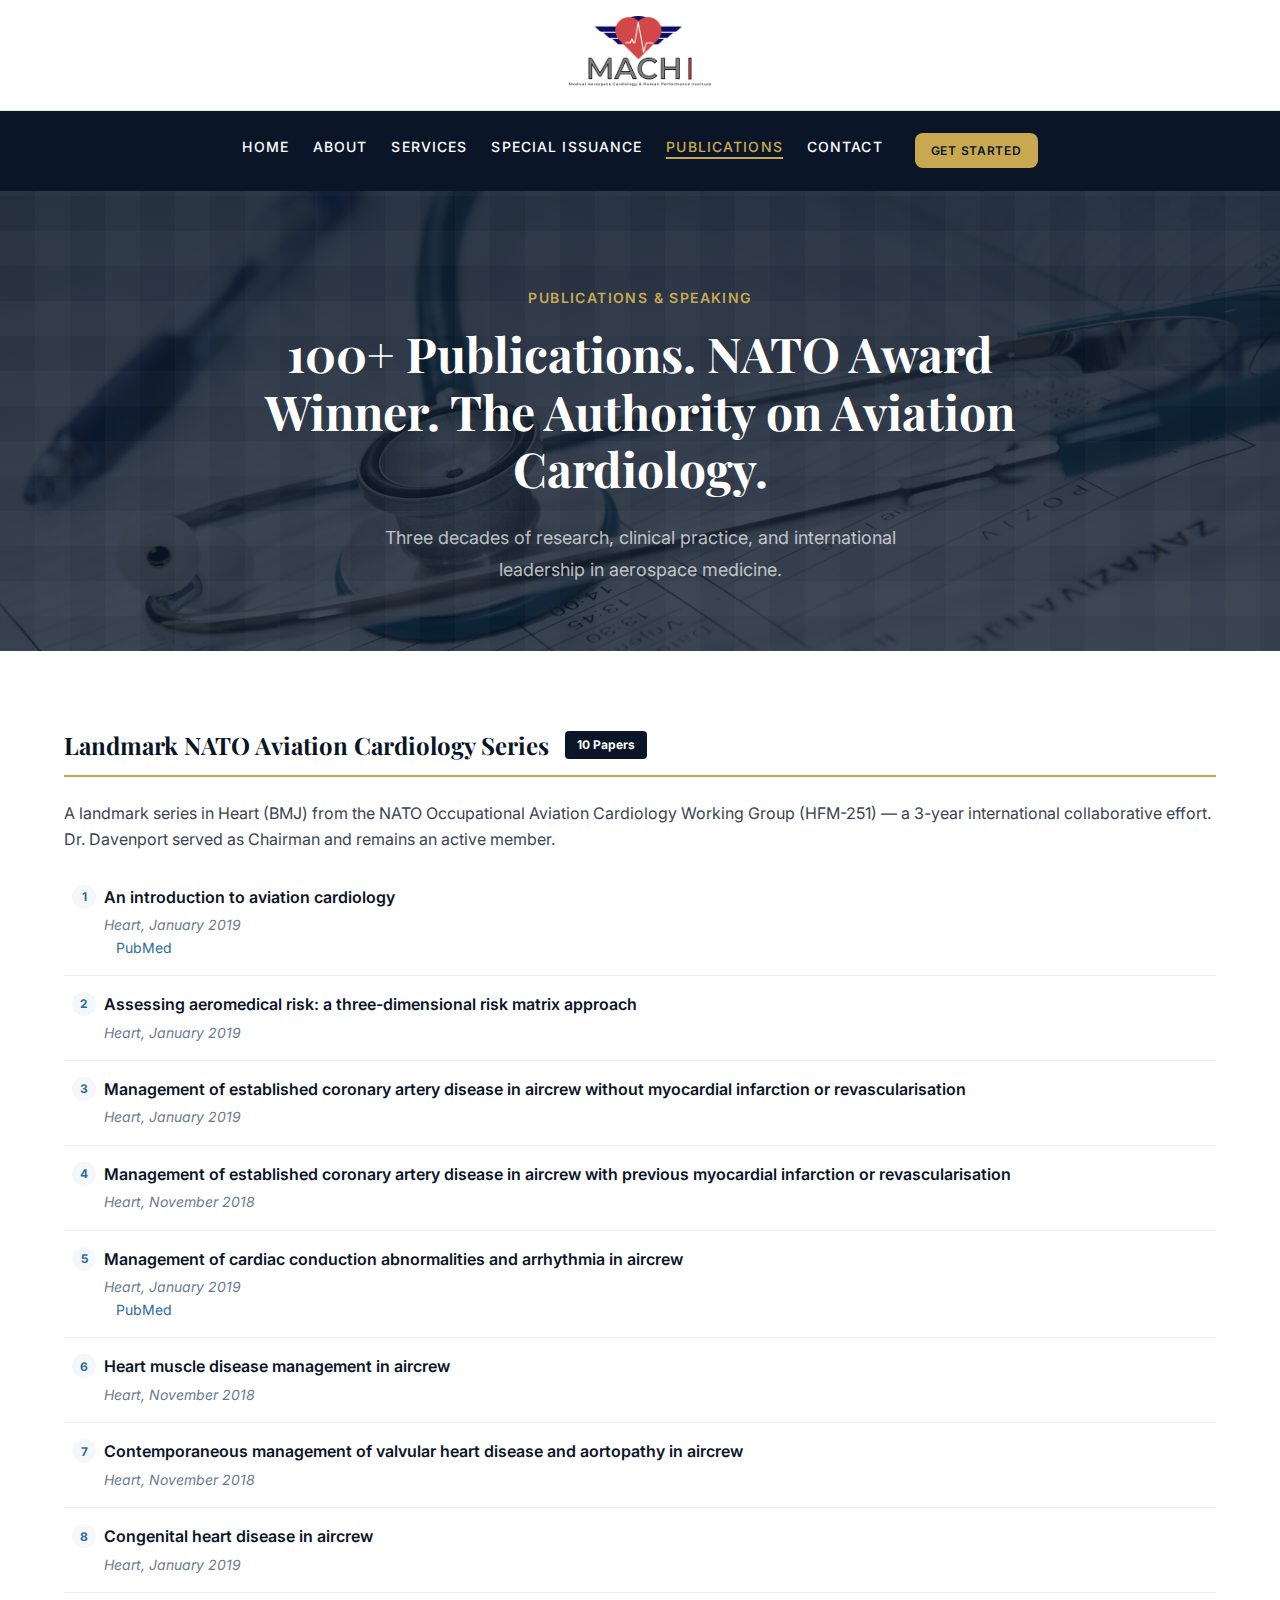
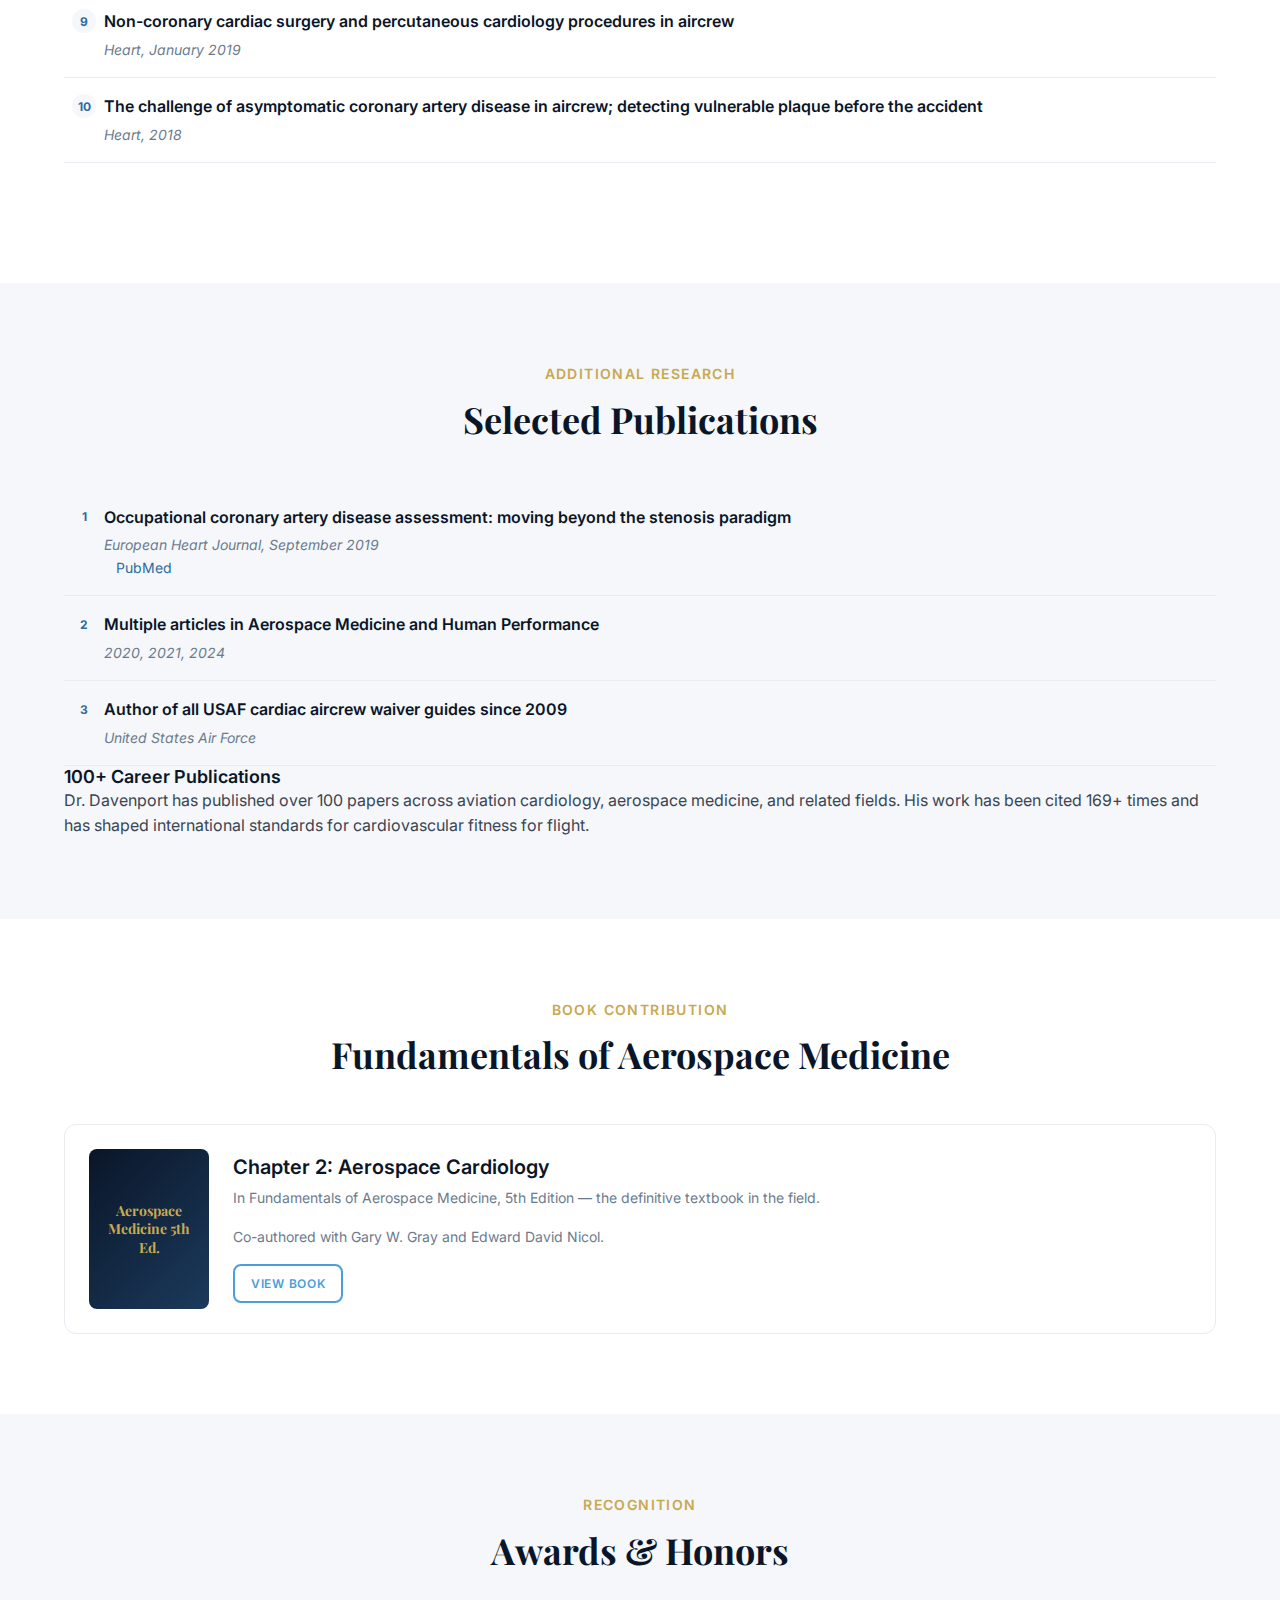
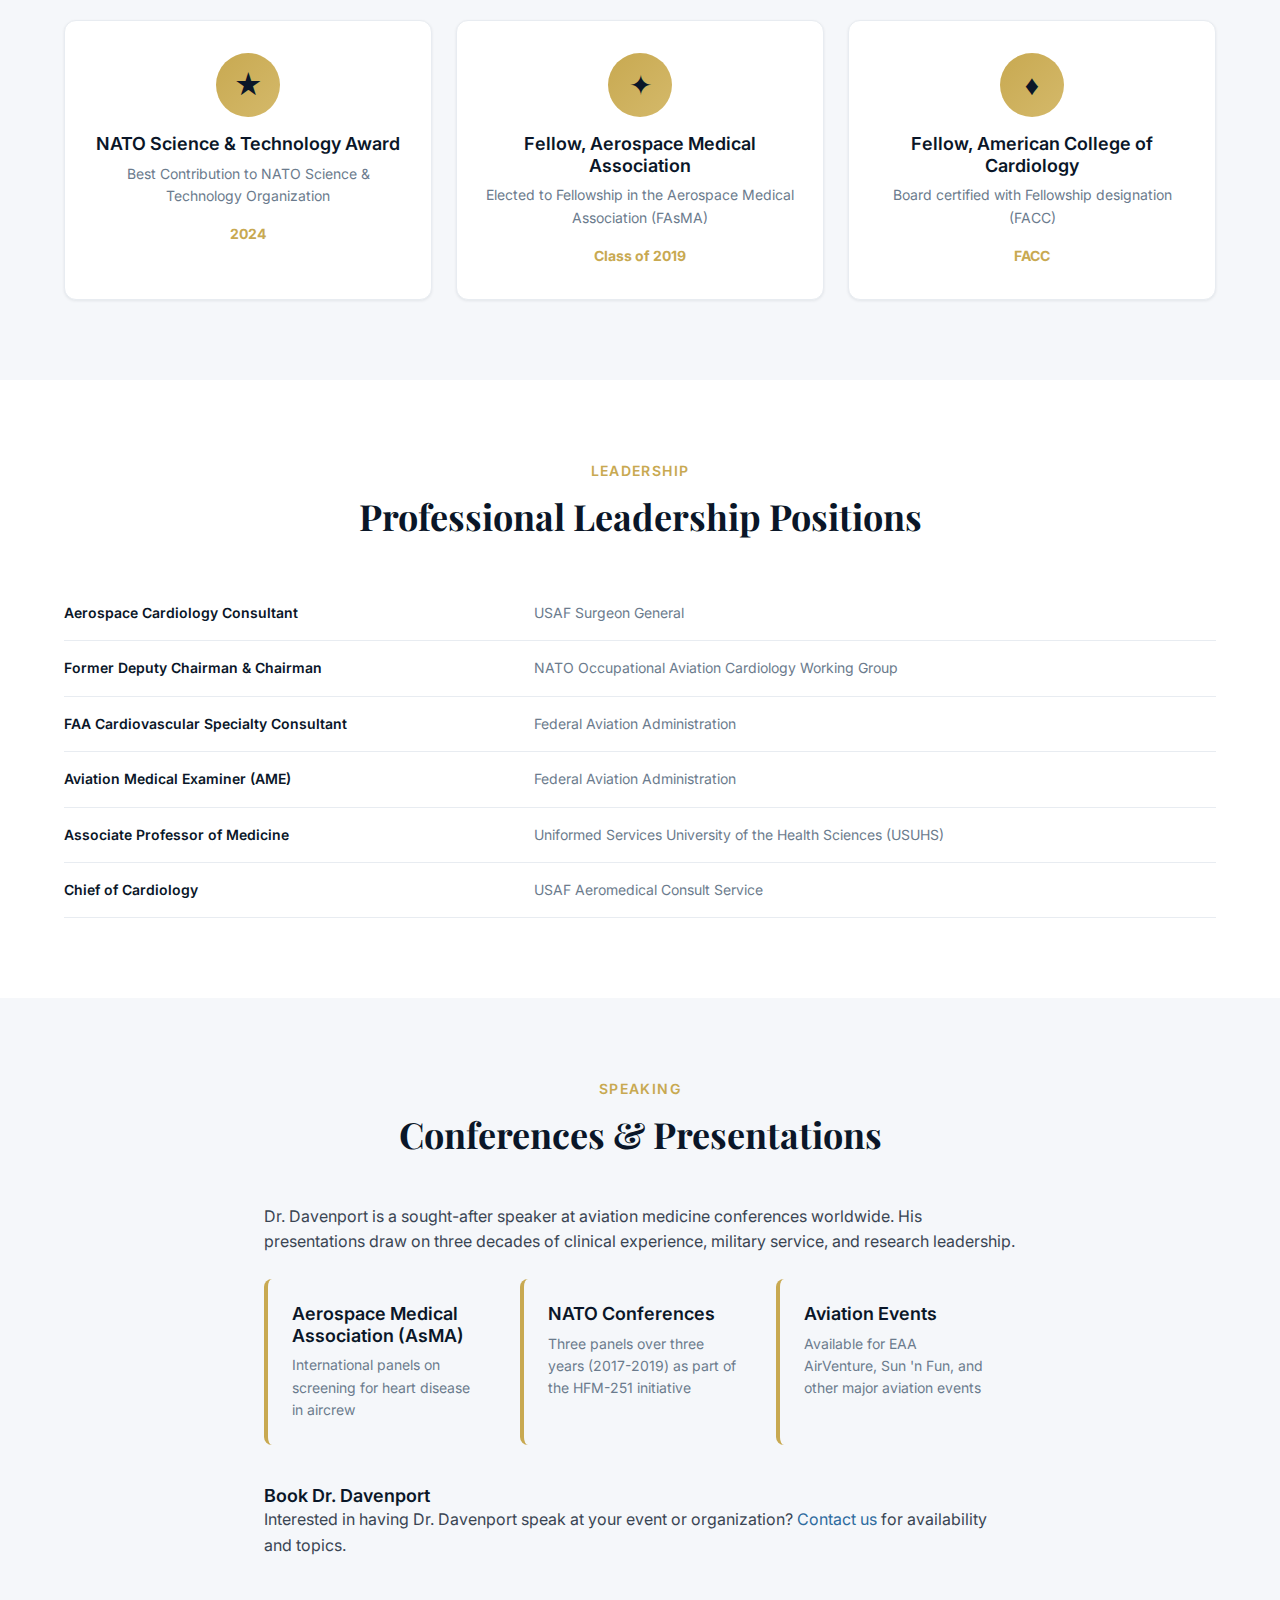
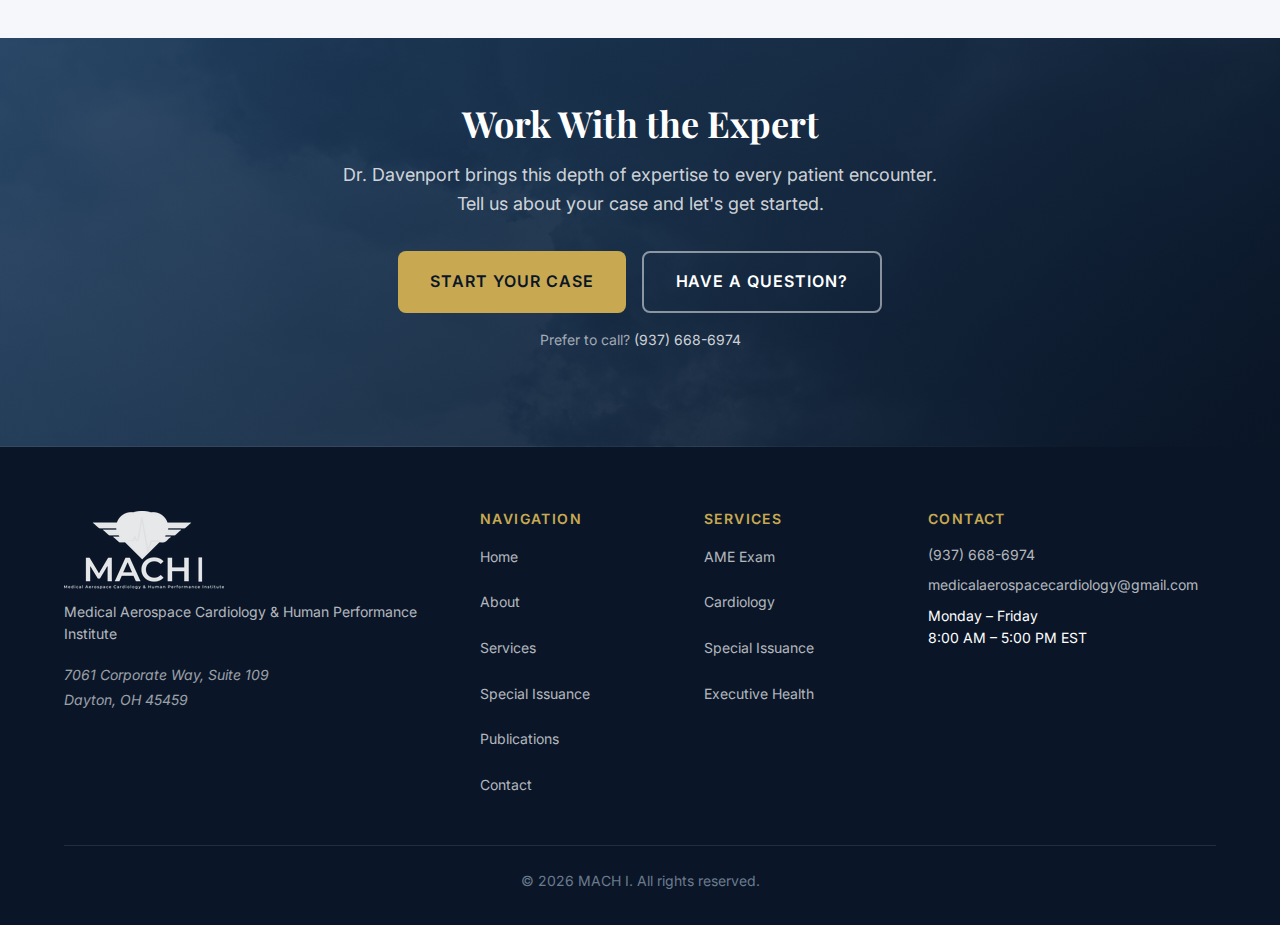
<file: publications.html>
<!DOCTYPE html>
<html lang="en">
<head>
  <meta charset="UTF-8">
  <meta name="viewport" content="width=device-width, initial-scale=1.0">
  <title>Publications & Speaking | MACH I — Dr. Eddie Davenport</title>
  <meta name="description" content="100+ publications in aviation cardiology. NATO Science & Technology Award winner. Dr. Davenport's research, awards, leadership, and speaking engagements.">
  <meta property="og:title" content="Publications & Speaking | MACH I">
  <meta property="og:description" content="100+ publications, NATO award winner, and the foremost authority on aviation cardiology.">
  <meta property="og:type" content="website">
  <meta property="og:url" content="https://medicalaerospacecardiology.com/publications.html">
  <link rel="canonical" href="https://medicalaerospacecardiology.com/publications.html">
  <link rel="preconnect" href="https://fonts.googleapis.com">
  <link rel="preconnect" href="https://fonts.gstatic.com" crossorigin>
  <link href="https://fonts.googleapis.com/css2?family=Inter:wght@400;500;600;700&family=Playfair+Display:wght@600;700&display=swap" rel="stylesheet">
  <link rel="stylesheet" href="css/styles.css">
  <link rel="icon" type="image/svg+xml" href="img/favicon.svg">
</head>
<body>
  <a href="#main" class="skip-to-content">Skip to content</a>
  <div id="site-header"></div>

  <main id="main">
    <!-- Page Hero -->
    <section class="page-hero page-hero--publications">
      <div class="container">
        <div class="section-label">Publications & Speaking</div>
        <h1>100+ Publications. NATO Award Winner. The Authority on Aviation Cardiology.</h1>
        <p class="page-hero-subtitle">Three decades of research, clinical practice, and international leadership in aerospace medicine.</p>
      </div>
    </section>

    <!-- NATO Series Section -->
    <section class="bg-white">
      <div class="container">
        <div class="pub-series">
          <div class="pub-series-header">
            <h2>Landmark NATO Aviation Cardiology Series</h2>
            <span class="pub-series-count">10 Papers</span>
          </div>
          <p>A landmark series in Heart (BMJ) from the NATO Occupational Aviation Cardiology Working Group (HFM-251) — a 3-year international collaborative effort. Dr. Davenport served as Chairman and remains an active member.</p>

          <ol class="pub-list">
            <li>
              <div class="pub-title">An introduction to aviation cardiology</div>
              <div class="pub-journal">Heart, January 2019</div>
              <div class="pub-link"><a href="https://pubmed.ncbi.nlm.nih.gov/30425080/" target="_blank" rel="noopener noreferrer">PubMed</a></div>
            </li>
            <li>
              <div class="pub-title">Assessing aeromedical risk: a three-dimensional risk matrix approach</div>
              <div class="pub-journal">Heart, January 2019</div>
            </li>
            <li>
              <div class="pub-title">Management of established coronary artery disease in aircrew without myocardial infarction or revascularisation</div>
              <div class="pub-journal">Heart, January 2019</div>
            </li>
            <li>
              <div class="pub-title">Management of established coronary artery disease in aircrew with previous myocardial infarction or revascularisation</div>
              <div class="pub-journal">Heart, November 2018</div>
            </li>
            <li>
              <div class="pub-title">Management of cardiac conduction abnormalities and arrhythmia in aircrew</div>
              <div class="pub-journal">Heart, January 2019</div>
              <div class="pub-link"><a href="https://pubmed.ncbi.nlm.nih.gov/30425085/" target="_blank" rel="noopener noreferrer">PubMed</a></div>
            </li>
            <li>
              <div class="pub-title">Heart muscle disease management in aircrew</div>
              <div class="pub-journal">Heart, November 2018</div>
            </li>
            <li>
              <div class="pub-title">Contemporaneous management of valvular heart disease and aortopathy in aircrew</div>
              <div class="pub-journal">Heart, November 2018</div>
            </li>
            <li>
              <div class="pub-title">Congenital heart disease in aircrew</div>
              <div class="pub-journal">Heart, January 2019</div>
            </li>
            <li>
              <div class="pub-title">Non-coronary cardiac surgery and percutaneous cardiology procedures in aircrew</div>
              <div class="pub-journal">Heart, January 2019</div>
            </li>
            <li>
              <div class="pub-title">The challenge of asymptomatic coronary artery disease in aircrew; detecting vulnerable plaque before the accident</div>
              <div class="pub-journal">Heart, 2018</div>
            </li>
          </ol>
        </div>
      </div>
    </section>

    <!-- Other Publications Section -->
    <section class="bg-off-white">
      <div class="container">
        <div class="section-header">
          <div class="section-label">Additional Research</div>
          <h2 class="section-title">Selected Publications</h2>
        </div>

        <ul class="pub-list">
          <li>
            <div class="pub-title">Occupational coronary artery disease assessment: moving beyond the stenosis paradigm</div>
            <div class="pub-journal">European Heart Journal, September 2019</div>
            <div class="pub-link"><a href="https://pubmed.ncbi.nlm.nih.gov/31539905/" target="_blank" rel="noopener noreferrer">PubMed</a></div>
          </li>
          <li>
            <div class="pub-title">Multiple articles in Aerospace Medicine and Human Performance</div>
            <div class="pub-journal">2020, 2021, 2024</div>
          </li>
          <li>
            <div class="pub-title">Author of all USAF cardiac aircrew waiver guides since 2009</div>
            <div class="pub-journal">United States Air Force</div>
          </li>
        </ul>

        <div class="info-callout">
          <h4>100+ Career Publications</h4>
          <p>Dr. Davenport has published over 100 papers across aviation cardiology, aerospace medicine, and related fields. His work has been cited 169+ times and has shaped international standards for cardiovascular fitness for flight.</p>
        </div>
      </div>
    </section>

    <!-- Book Section -->
    <section class="book-section bg-white">
      <div class="container">
        <div class="section-header">
          <div class="section-label">Book Contribution</div>
          <h2 class="section-title">Fundamentals of Aerospace Medicine</h2>
        </div>

        <div class="book-card">
          <div class="book-cover-placeholder">
            Aerospace Medicine 5th Ed.
          </div>
          <div class="book-info">
            <h4>Chapter 2: Aerospace Cardiology</h4>
            <p>In Fundamentals of Aerospace Medicine, 5th Edition — the definitive textbook in the field.</p>
            <p>Co-authored with Gary W. Gray and Edward David Nicol.</p>
            <a href="https://shop.lww.com/Fundamentals-of-Aerospace-Medicine/p/9781975143855" target="_blank" rel="noopener noreferrer" class="btn btn-secondary btn-sm">View Book</a>
          </div>
        </div>
      </div>
    </section>

    <!-- Awards Section -->
    <section class="awards-section bg-off-white">
      <div class="container">
        <div class="section-header">
          <div class="section-label">Recognition</div>
          <h2 class="section-title">Awards & Honors</h2>
        </div>

        <div class="awards-grid">
          <div class="award-card">
            <div class="award-icon">★</div>
            <h4>NATO Science & Technology Award</h4>
            <p>Best Contribution to NATO Science & Technology Organization</p>
            <div class="award-year">2024</div>
          </div>

          <div class="award-card">
            <div class="award-icon">✦</div>
            <h4>Fellow, Aerospace Medical Association</h4>
            <p>Elected to Fellowship in the Aerospace Medical Association (FAsMA)</p>
            <div class="award-year">Class of 2019</div>
          </div>

          <div class="award-card">
            <div class="award-icon">♦</div>
            <h4>Fellow, American College of Cardiology</h4>
            <p>Board certified with Fellowship designation (FACC)</p>
            <div class="award-year">FACC</div>
          </div>
        </div>
      </div>
    </section>

    <!-- Leadership Section -->
    <section class="leadership-section bg-white">
      <div class="container">
        <div class="section-header">
          <div class="section-label">Leadership</div>
          <h2 class="section-title">Professional Leadership Positions</h2>
        </div>

        <ul class="leadership-list">
          <li class="leadership-item">
            <div class="leadership-role">Aerospace Cardiology Consultant</div>
            <div class="leadership-org">USAF Surgeon General</div>
          </li>
          <li class="leadership-item">
            <div class="leadership-role">Former Deputy Chairman &amp; Chairman</div>
            <div class="leadership-org">NATO Occupational Aviation Cardiology Working Group</div>
          </li>
          <li class="leadership-item">
            <div class="leadership-role">FAA Cardiovascular Specialty Consultant</div>
            <div class="leadership-org">Federal Aviation Administration</div>
          </li>
          <li class="leadership-item">
            <div class="leadership-role">Aviation Medical Examiner (AME)</div>
            <div class="leadership-org">Federal Aviation Administration</div>
          </li>
          <li class="leadership-item">
            <div class="leadership-role">Associate Professor of Medicine</div>
            <div class="leadership-org">Uniformed Services University of the Health Sciences (USUHS)</div>
          </li>
          <li class="leadership-item">
            <div class="leadership-role">Chief of Cardiology</div>
            <div class="leadership-org">USAF Aeromedical Consult Service</div>
          </li>
        </ul>
      </div>
    </section>

    <!-- Speaking Section -->
    <section class="speaking-section bg-off-white">
      <div class="container" style="max-width: 800px;">
        <div class="section-header">
          <div class="section-label">Speaking</div>
          <h2 class="section-title">Conferences & Presentations</h2>
        </div>

        <p>Dr. Davenport is a sought-after speaker at aviation medicine conferences worldwide. His presentations draw on three decades of clinical experience, military service, and research leadership.</p>

        <div class="credential-cards">
          <div class="credential-card">
            <h4>Aerospace Medical Association (AsMA)</h4>
            <p>International panels on screening for heart disease in aircrew</p>
          </div>

          <div class="credential-card">
            <h4>NATO Conferences</h4>
            <p>Three panels over three years (2017-2019) as part of the HFM-251 initiative</p>
          </div>

          <div class="credential-card">
            <h4>Aviation Events</h4>
            <p>Available for EAA AirVenture, Sun 'n Fun, and other major aviation events</p>
          </div>
        </div>

        <div class="info-callout">
          <h4>Book Dr. Davenport</h4>
          <p>Interested in having Dr. Davenport speak at your event or organization? <a href="contact.html">Contact us</a> for availability and topics.</p>
        </div>
      </div>
    </section>

    <!-- CTA Banner -->
    <section class="cta-banner cta-banner--with-bg">
      <div class="container cta-banner-content">
        <h2>Work With the Expert</h2>
        <p>Dr. Davenport brings this depth of expertise to every patient encounter. Tell us about your case and let's get started.</p>
        <div class="cta-banner-actions">
          <a href="intake.html" class="btn btn-gold btn-lg">Start Your Case</a>
          <a href="contact.html" class="btn btn-outline-white btn-lg">Have a Question?</a>
        </div>
        <p style="margin-top: var(--space-4); font-size: var(--text-sm); color: rgba(255,255,255,0.6);">Prefer to call? <a href="tel:+19376686974" style="color: rgba(255,255,255,0.8);">(937) 668-6974</a></p>
      </div>
    </section>
  </main>

  <div id="site-footer"></div>
  <script src="js/main.js?v=3"></script>
</body>
</html>
</file>
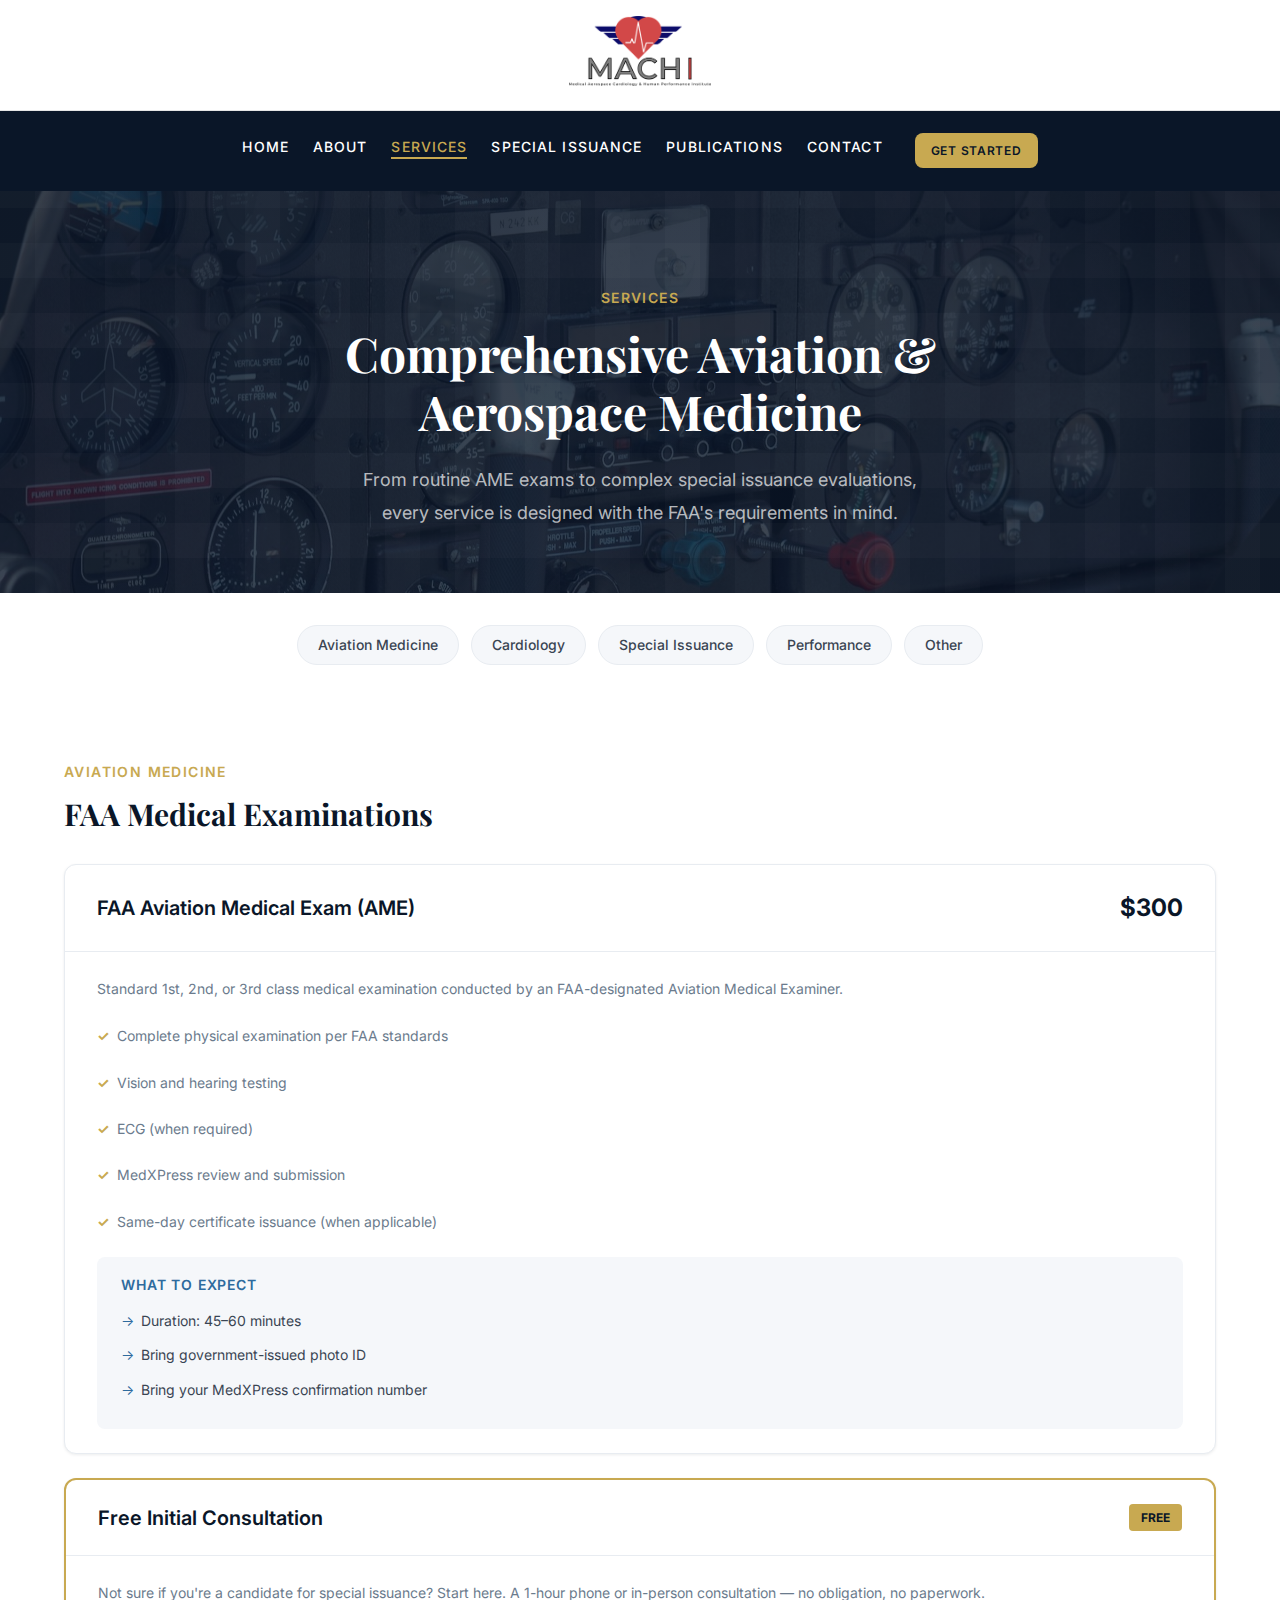
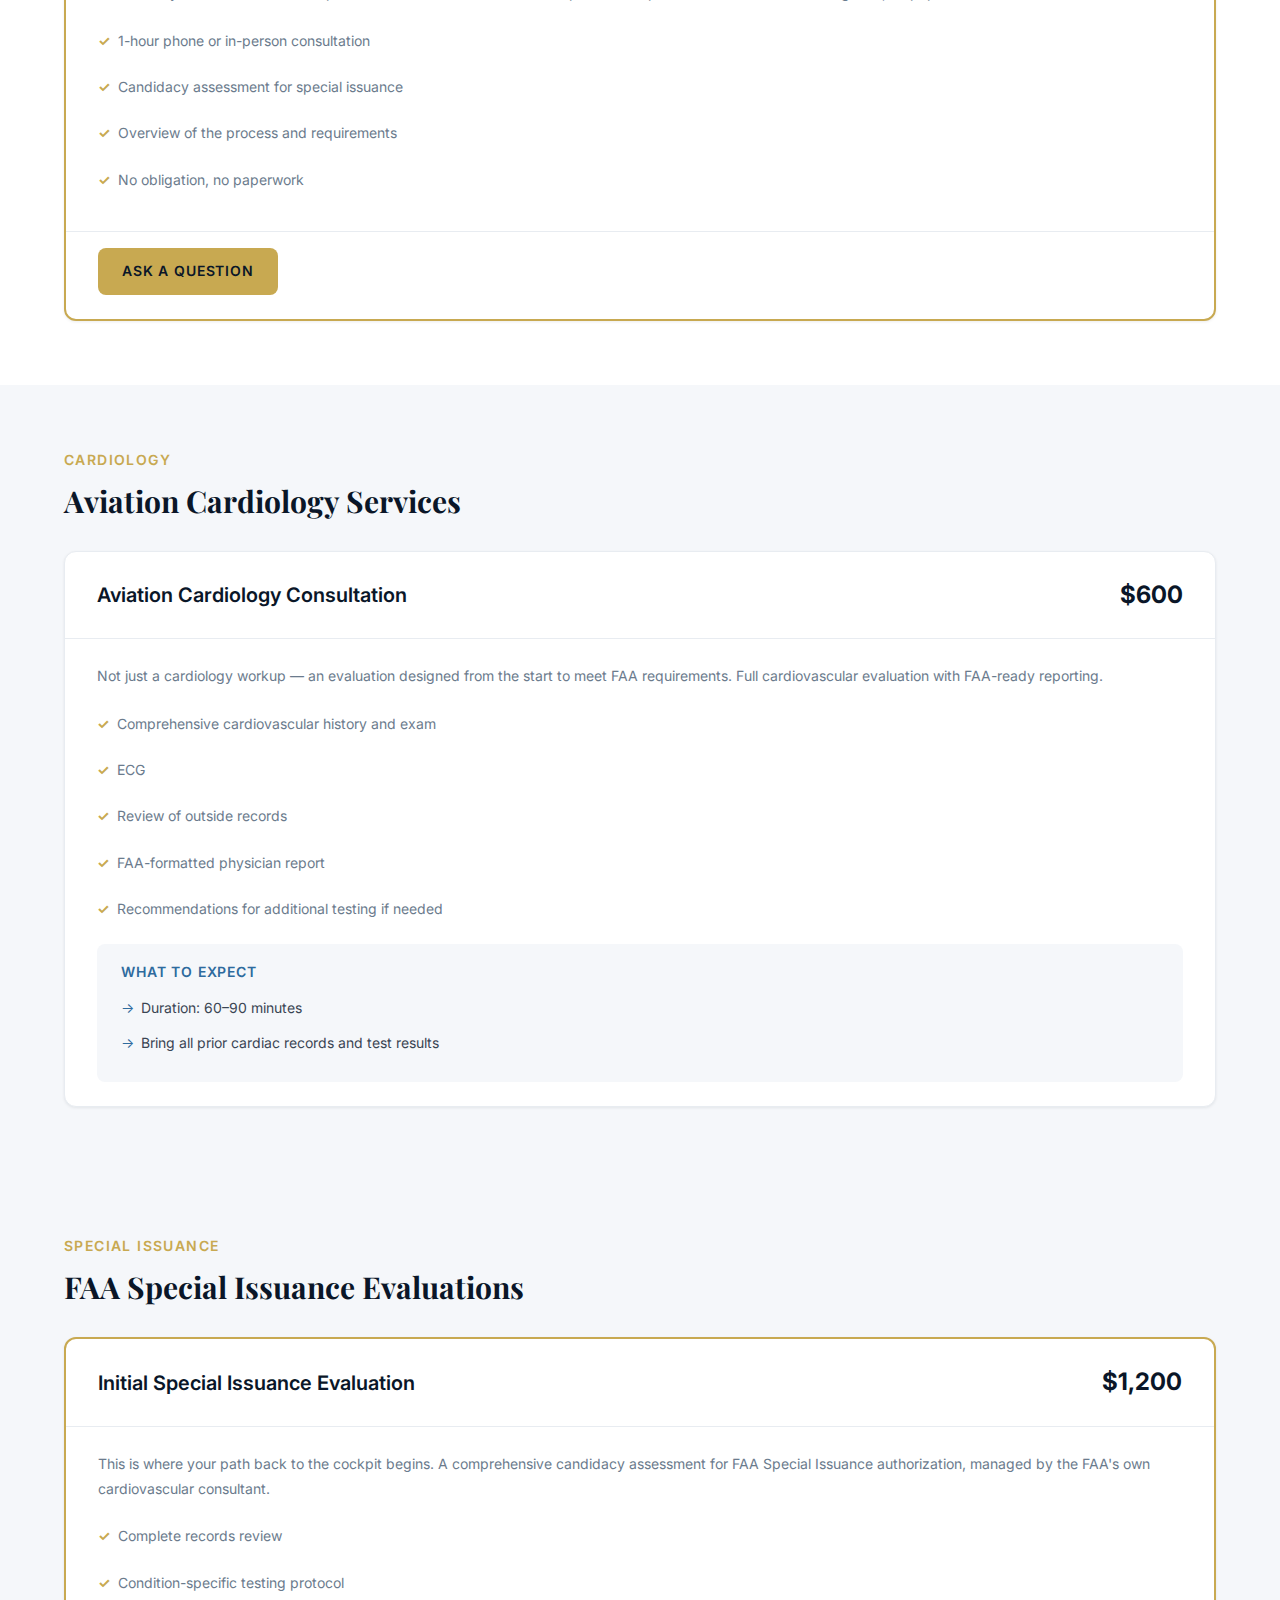
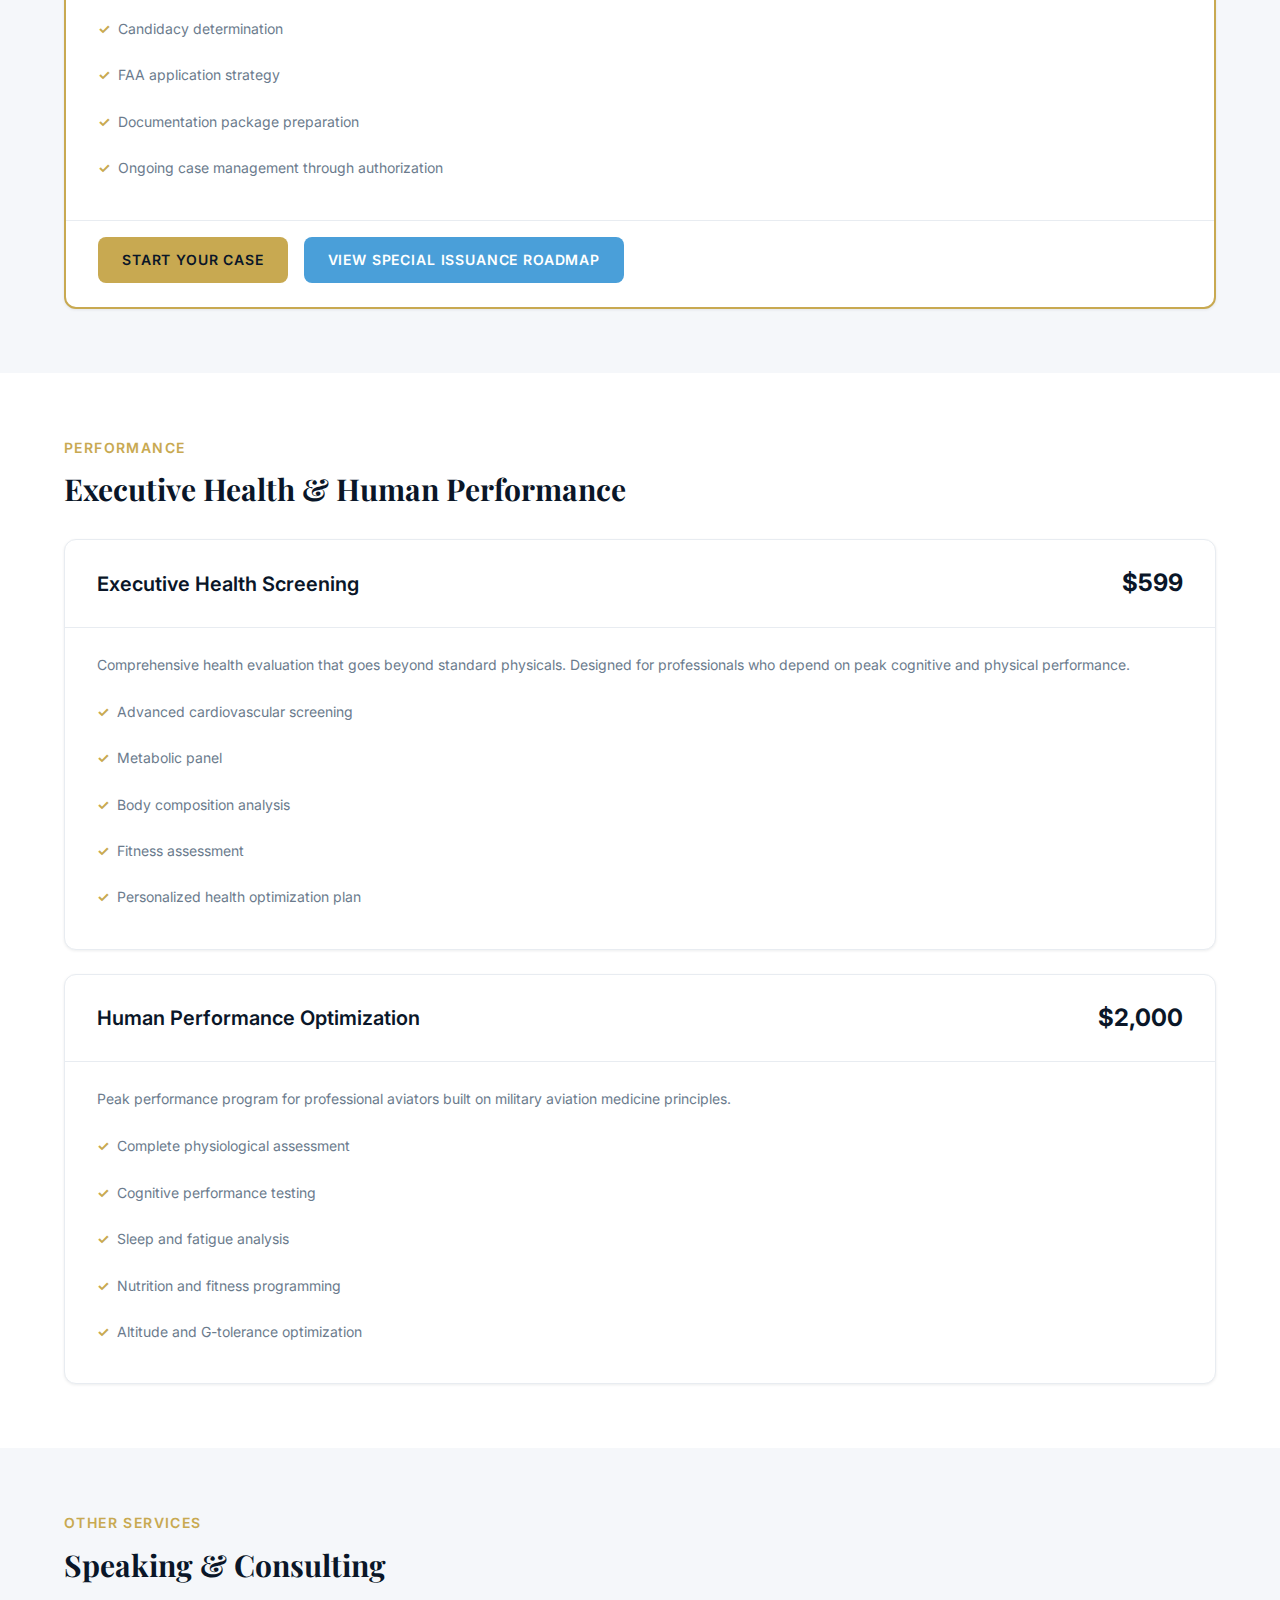
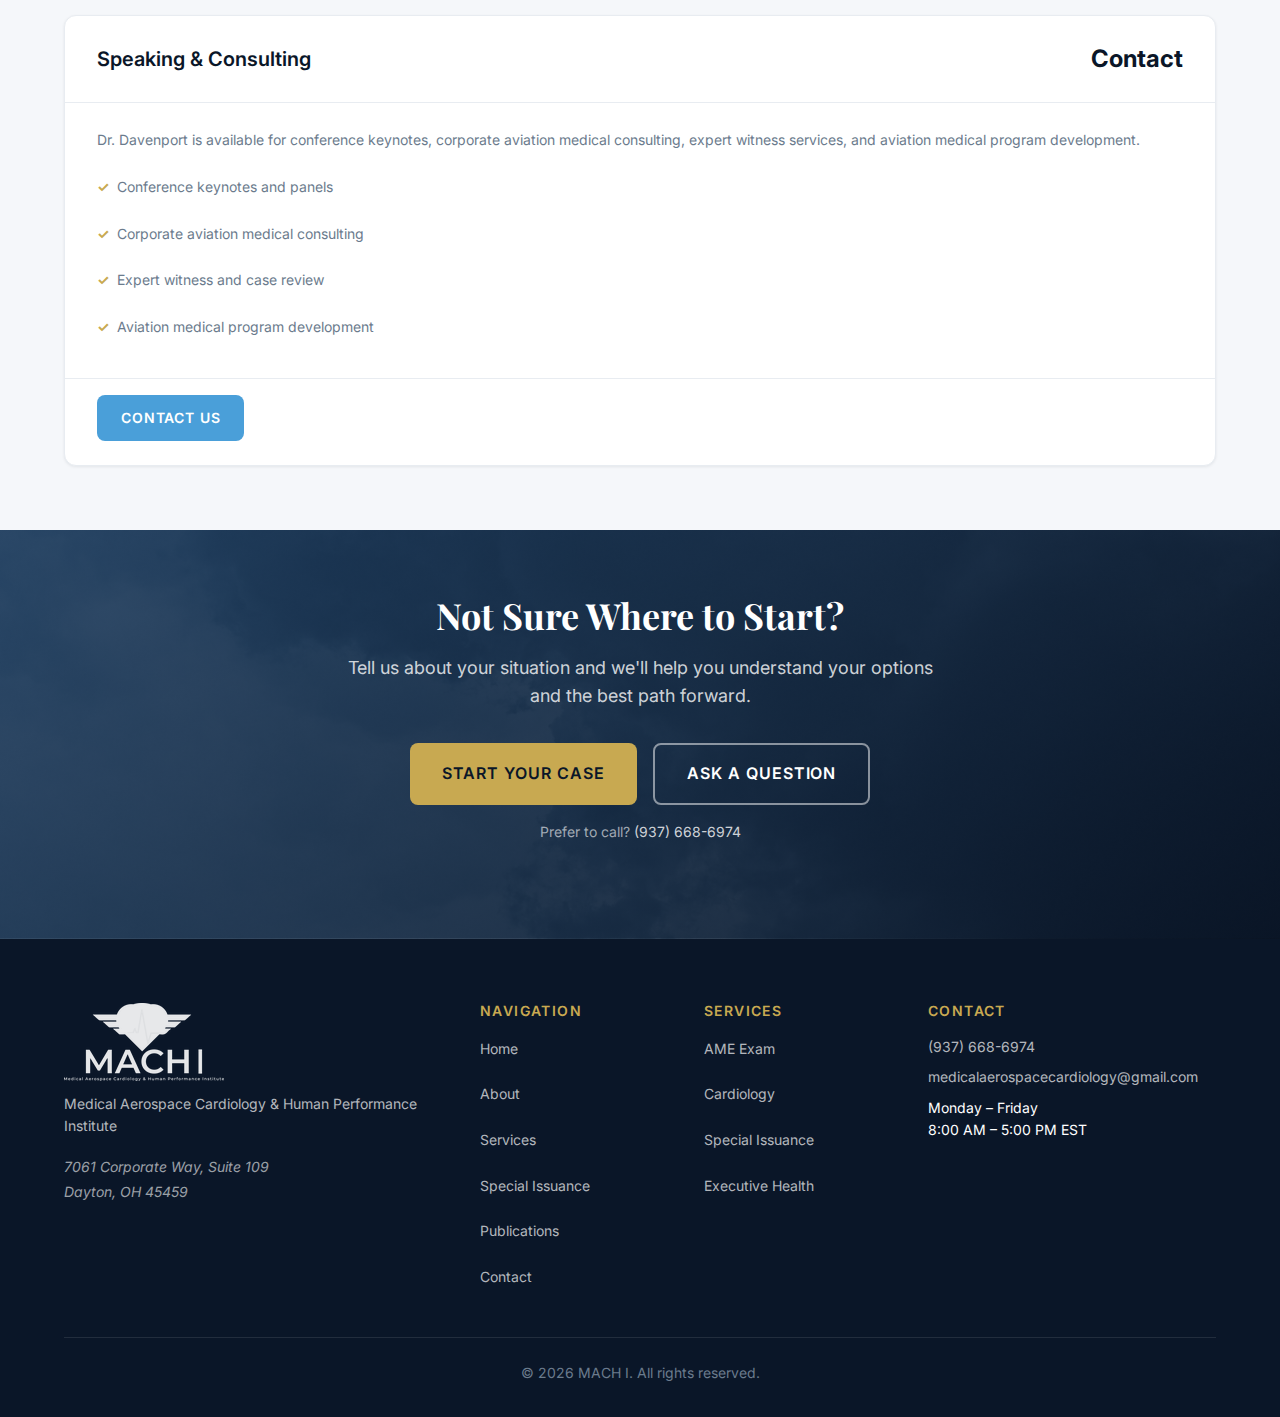
<file: services.html>
<!DOCTYPE html>
<html lang="en">
<head>
  <meta charset="UTF-8">
  <meta name="viewport" content="width=device-width, initial-scale=1.0">
  <title>Services &amp; Pricing | MACH I — Medical Aerospace Cardiology</title>
  <meta name="description" content="FAA AME exams, aviation cardiology, special issuance evaluations, and executive health. Every service designed with FAA requirements in mind.">
  <meta property="og:title" content="Services | MACH I">
  <meta property="og:description" content="Comprehensive aviation and aerospace medicine services from the FAA's own cardiovascular consultant.">
  <meta property="og:type" content="website">
  <meta property="og:url" content="https://medicalaerospacecardiology.com/services.html">
  <link rel="canonical" href="https://medicalaerospacecardiology.com/services.html">
  <link rel="icon" type="image/svg+xml" href="img/favicon.svg">
  <link rel="preconnect" href="https://fonts.googleapis.com">
  <link rel="preconnect" href="https://fonts.gstatic.com" crossorigin>
  <link href="https://fonts.googleapis.com/css2?family=Inter:wght@400;500;600;700&family=Playfair+Display:wght@600;700&display=swap" rel="stylesheet">
  <link rel="stylesheet" href="css/styles.css">
</head>
<body>
  <a href="#main" class="skip-to-content">Skip to content</a>
  <div id="site-header"></div>
  <main id="main">
    <section class="page-hero page-hero--services"><div class="container"><span class="section-label">Services</span><h1>Comprehensive Aviation &amp; Aerospace Medicine</h1><p class="page-hero-subtitle">From routine AME exams to complex special issuance evaluations, every service is designed with the FAA's requirements in mind.</p></div></section>
    <section class="services-intro" style="padding:var(--space-8) 0;"><div class="container"><div class="services-nav-pills"><a href="#aviation" class="pill active">Aviation Medicine</a><a href="#cardiology" class="pill">Cardiology</a><a href="#special-issuance-services" class="pill">Special Issuance</a><a href="#performance" class="pill">Performance</a><a href="#other" class="pill">Other</a></div></div></section>
    <section id="aviation" class="service-category"><div class="container"><div class="service-category-header"><span class="section-label">Aviation Medicine</span><h2>FAA Medical Examinations</h2></div><div class="service-cards-stack"><div class="service-detail-card"><div class="service-detail-header"><h3>FAA Aviation Medical Exam (AME)</h3><div class="service-detail-price"><span class="price-amount">$300</span></div></div><div class="service-detail-body"><p class="service-detail-desc">Standard 1st, 2nd, or 3rd class medical examination conducted by an FAA-designated Aviation Medical Examiner.</p><ul class="service-detail-includes"><li>Complete physical examination per FAA standards</li><li>Vision and hearing testing</li><li>ECG (when required)</li><li>MedXPress review and submission</li><li>Same-day certificate issuance (when applicable)</li></ul><div class="what-to-expect"><h4>What to Expect</h4><ul><li>Duration: 45&ndash;60 minutes</li><li>Bring government-issued photo ID</li><li>Bring your MedXPress confirmation number</li></ul></div></div></div><div class="service-detail-card service-detail-card--featured"><div class="service-detail-header"><h3>Free Initial Consultation</h3><div class="service-detail-price"><span class="price-badge">Free</span></div></div><div class="service-detail-body"><p class="service-detail-desc">Not sure if you're a candidate for special issuance? Start here. A 1-hour phone or in-person consultation &mdash; no obligation, no paperwork.</p><ul class="service-detail-includes"><li>1-hour phone or in-person consultation</li><li>Candidacy assessment for special issuance</li><li>Overview of the process and requirements</li><li>No obligation, no paperwork</li></ul></div><div class="service-detail-footer"><a href="contact.html" class="btn btn-gold">Ask a Question</a></div></div></div></div></section>
    <section id="cardiology" class="service-category bg-off-white"><div class="container"><div class="service-category-header"><span class="section-label">Cardiology</span><h2>Aviation Cardiology Services</h2></div><div class="service-cards-stack"><div class="service-detail-card"><div class="service-detail-header"><h3>Aviation Cardiology Consultation</h3><div class="service-detail-price"><span class="price-amount">$600</span></div></div><div class="service-detail-body"><p class="service-detail-desc">Not just a cardiology workup &mdash; an evaluation designed from the start to meet FAA requirements. Full cardiovascular evaluation with FAA-ready reporting.</p><ul class="service-detail-includes"><li>Comprehensive cardiovascular history and exam</li><li>ECG</li><li>Review of outside records</li><li>FAA-formatted physician report</li><li>Recommendations for additional testing if needed</li></ul><div class="what-to-expect"><h4>What to Expect</h4><ul><li>Duration: 60&ndash;90 minutes</li><li>Bring all prior cardiac records and test results</li></ul></div></div></div></div></div></section>
    <!-- REMOVED: Pulmonary services section. Save for re-addition when Dr. Young joins. -->
    <section id="special-issuance-services" class="service-category bg-off-white"><div class="container"><div class="service-category-header"><span class="section-label">Special Issuance</span><h2>FAA Special Issuance Evaluations</h2></div><div class="service-cards-stack"><div class="service-detail-card service-detail-card--featured"><div class="service-detail-header"><h3>Initial Special Issuance Evaluation</h3><div class="service-detail-price"><span class="price-amount">$1,200</span></div></div><div class="service-detail-body"><p class="service-detail-desc">This is where your path back to the cockpit begins. A comprehensive candidacy assessment for FAA Special Issuance authorization, managed by the FAA's own cardiovascular consultant.</p><ul class="service-detail-includes"><li>Complete records review</li><li>Condition-specific testing protocol</li><li>Candidacy determination</li><li>FAA application strategy</li><li>Documentation package preparation</li><li>Ongoing case management through authorization</li></ul></div><div class="service-detail-footer" style="display: flex; gap: var(--space-4); flex-wrap: wrap;"><a href="intake.html" class="btn btn-gold">Start Your Case</a><a href="special-issuance.html" class="btn btn-primary">View Special Issuance Roadmap</a></div></div></div></div></section>
    <section id="performance" class="service-category"><div class="container"><div class="service-category-header"><span class="section-label">Performance</span><h2>Executive Health &amp; Human Performance</h2></div><div class="service-cards-stack"><div class="service-detail-card"><div class="service-detail-header"><h3>Executive Health Screening</h3><div class="service-detail-price"><span class="price-amount">$599</span></div></div><div class="service-detail-body"><p class="service-detail-desc">Comprehensive health evaluation that goes beyond standard physicals. Designed for professionals who depend on peak cognitive and physical performance.</p><ul class="service-detail-includes"><li>Advanced cardiovascular screening</li><li>Metabolic panel</li><li>Body composition analysis</li><li>Fitness assessment</li><li>Personalized health optimization plan</li></ul></div></div><div class="service-detail-card"><div class="service-detail-header"><h3>Human Performance Optimization</h3><div class="service-detail-price"><span class="price-amount">$2,000</span></div></div><div class="service-detail-body"><p class="service-detail-desc">Peak performance program for professional aviators built on military aviation medicine principles.</p><ul class="service-detail-includes"><li>Complete physiological assessment</li><li>Cognitive performance testing</li><li>Sleep and fatigue analysis</li><li>Nutrition and fitness programming</li><li>Altitude and G-tolerance optimization</li></ul></div></div></div></div></section>
    <section id="other" class="service-category bg-off-white"><div class="container"><div class="service-category-header"><span class="section-label">Other Services</span><h2>Speaking &amp; Consulting</h2></div><div class="service-cards-stack"><div class="service-detail-card"><div class="service-detail-header"><h3>Speaking &amp; Consulting</h3><div class="service-detail-price"><span class="price-amount">Contact</span></div></div><div class="service-detail-body"><p class="service-detail-desc">Dr. Davenport is available for conference keynotes, corporate aviation medical consulting, expert witness services, and aviation medical program development.</p><ul class="service-detail-includes"><li>Conference keynotes and panels</li><li>Corporate aviation medical consulting</li><li>Expert witness and case review</li><li>Aviation medical program development</li></ul></div><div class="service-detail-footer"><a href="contact.html" class="btn btn-primary">Contact Us</a></div></div></div></div></section>
    <section class="cta-banner cta-banner--with-bg"><div class="container cta-banner-content"><h2>Not Sure Where to Start?</h2><p>Tell us about your situation and we'll help you understand your options and the best path forward.</p><div class="cta-banner-actions"><a href="intake.html" class="btn btn-gold btn-lg">Start Your Case</a><a href="contact.html" class="btn btn-outline-white btn-lg">Ask a Question</a></div><p style="margin-top: var(--space-4); font-size: var(--text-sm); color: rgba(255,255,255,0.6);">Prefer to call? <a href="tel:+19376686974" style="color: rgba(255,255,255,0.8);">(937) 668-6974</a></p></div></section>
  </main>
  <div id="site-footer"></div>
  <script src="js/main.js?v=3"></script>
</body>
</html>
</file>
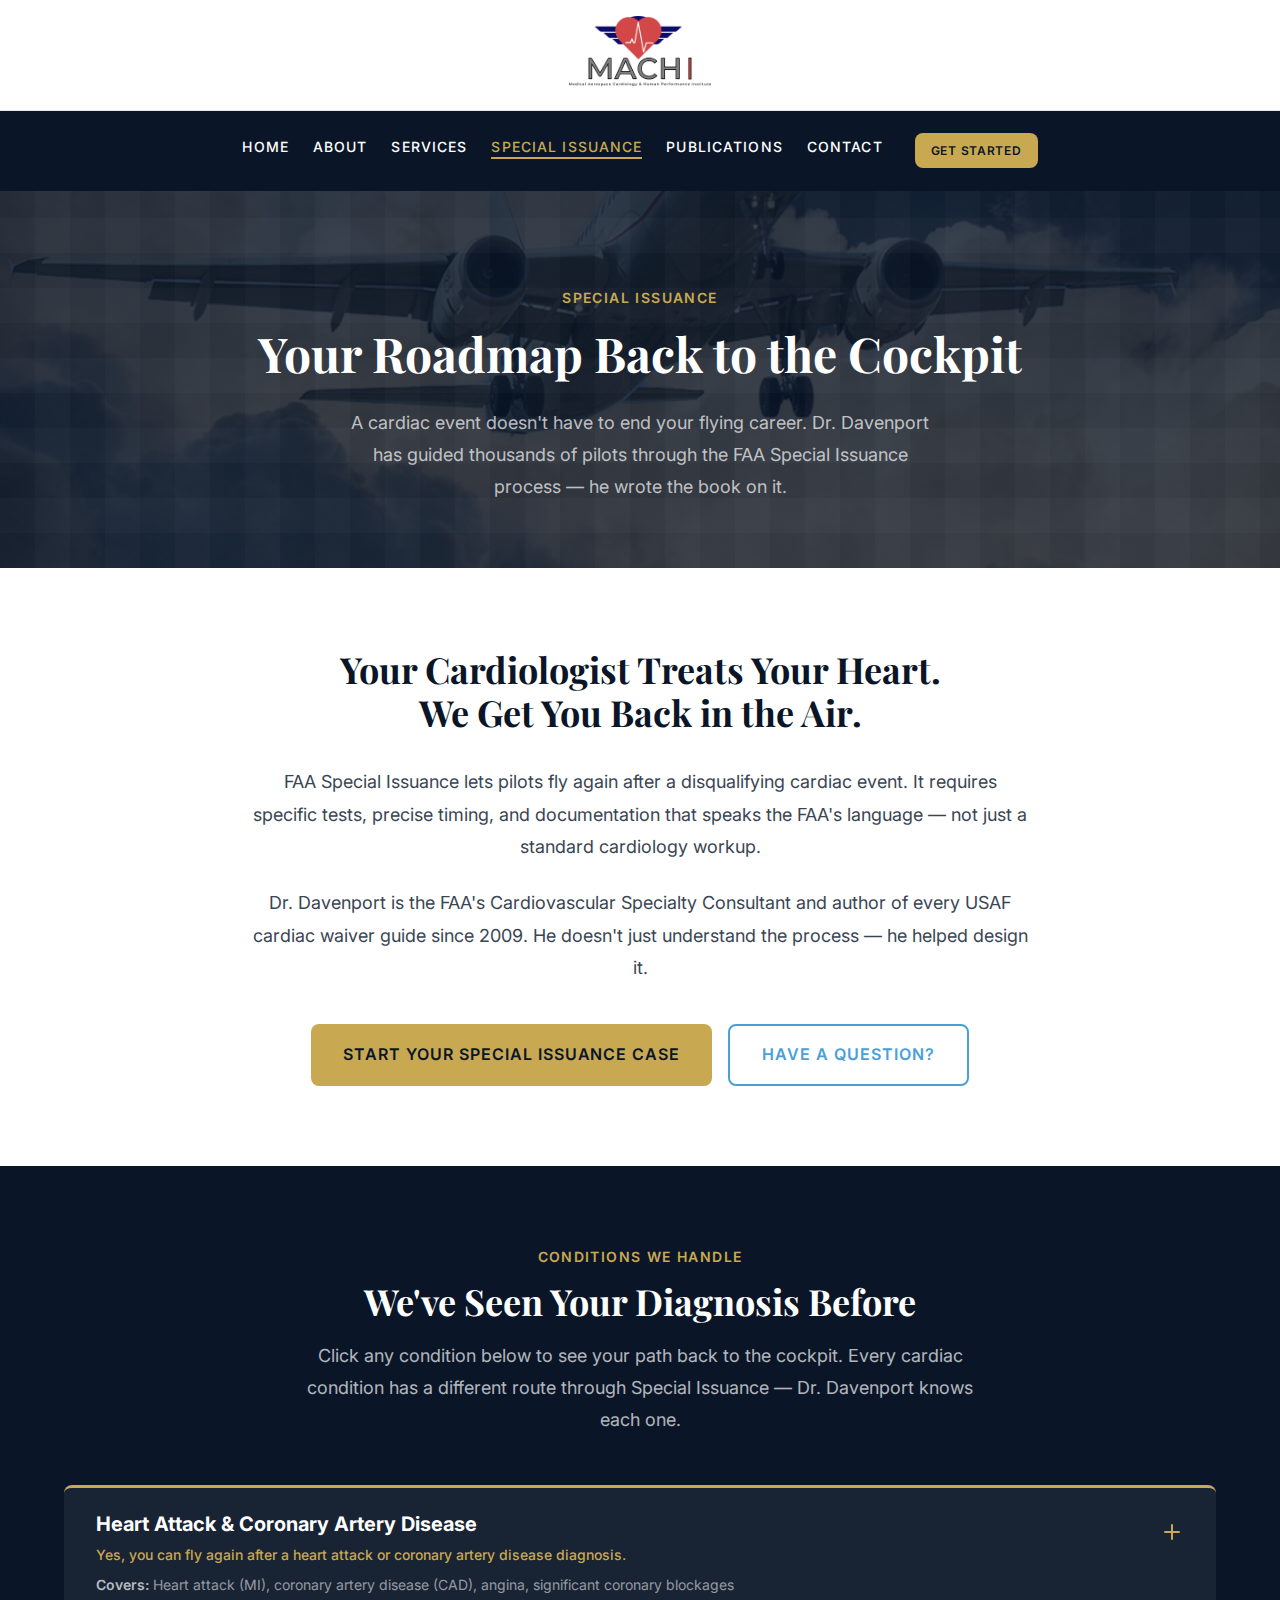
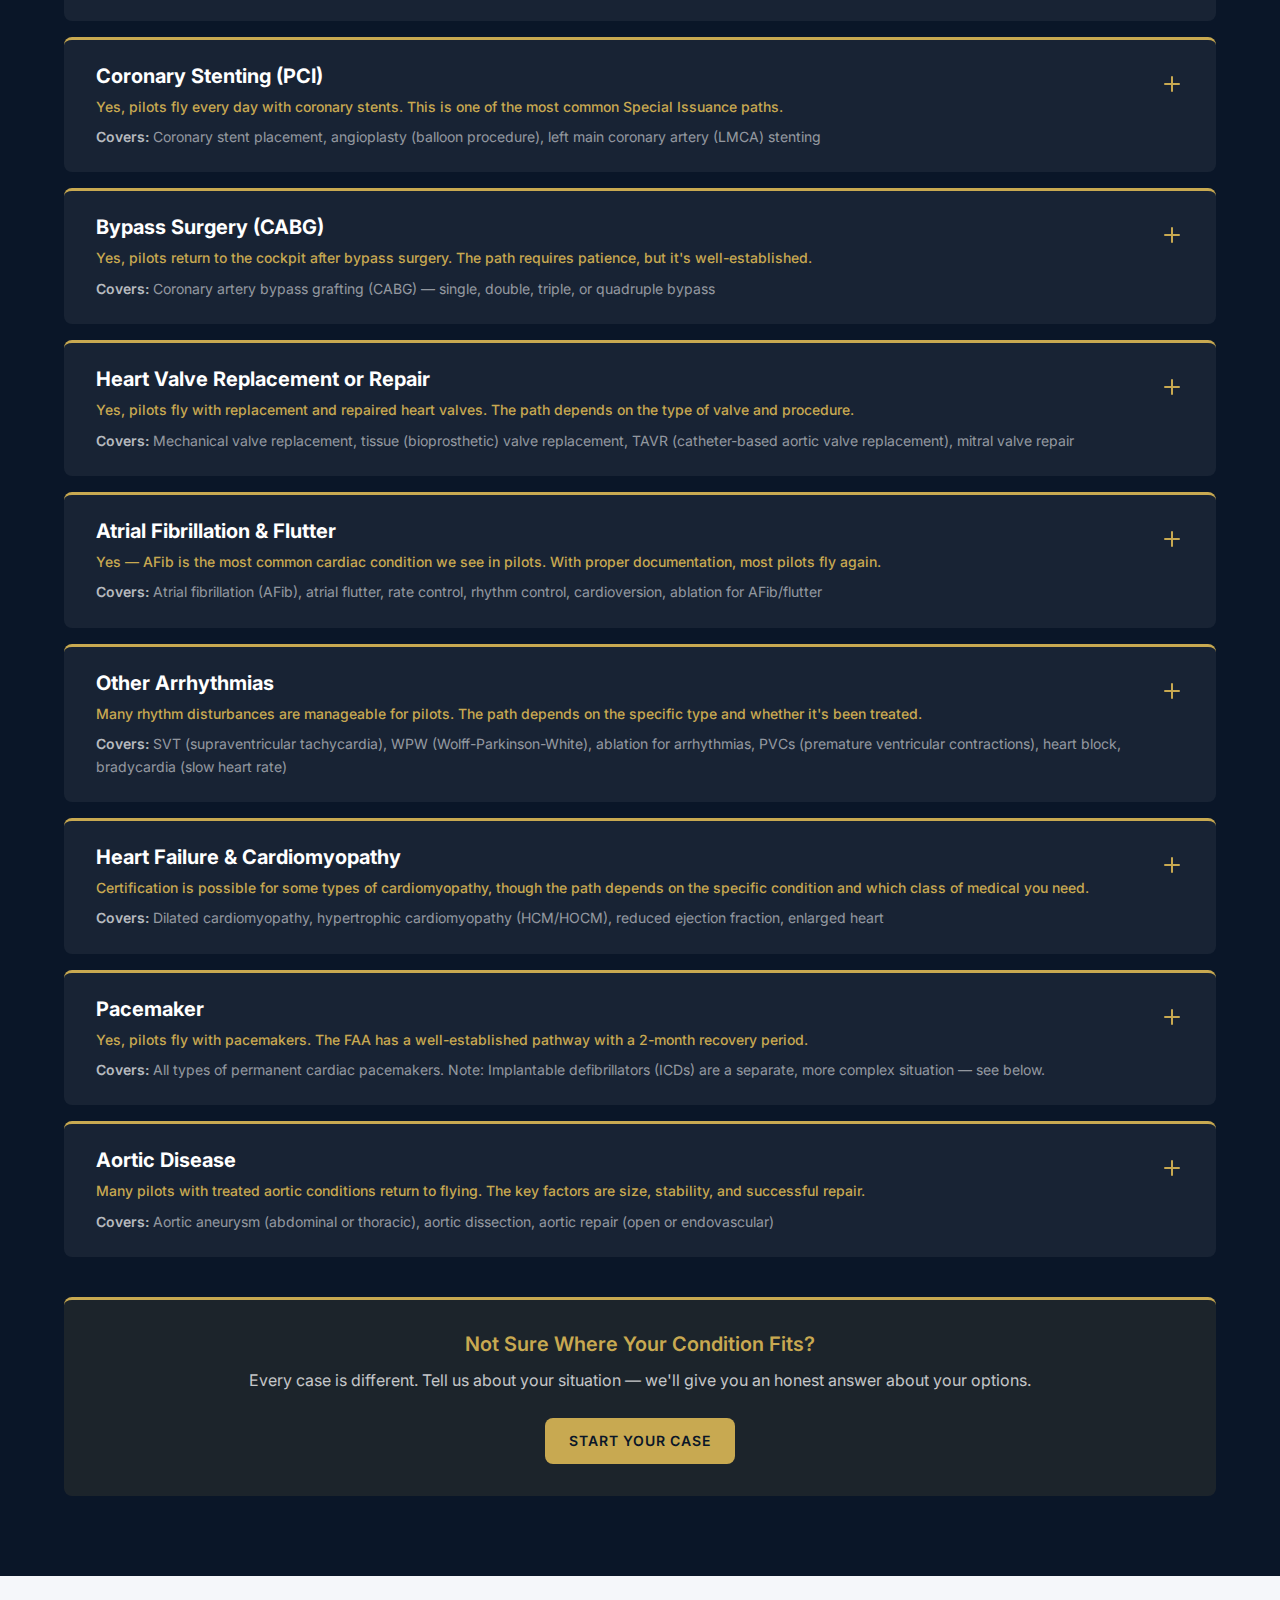
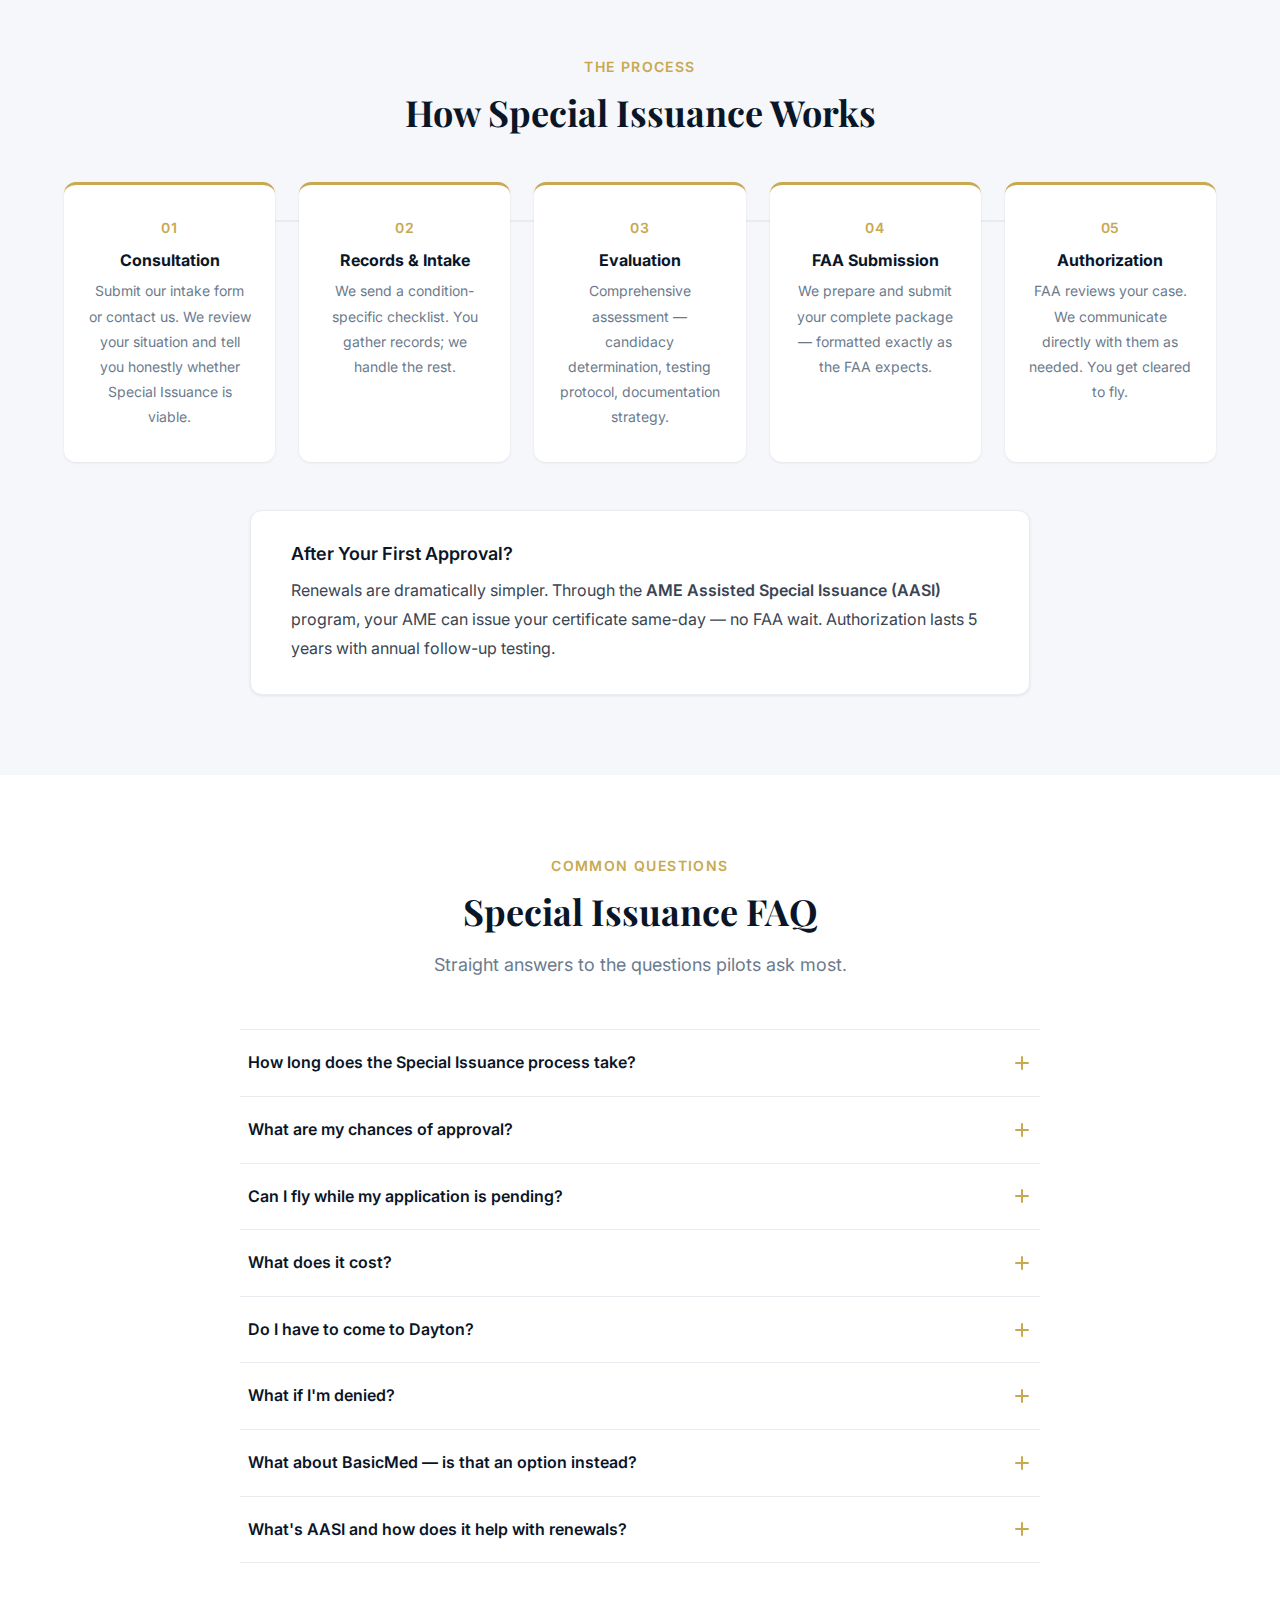
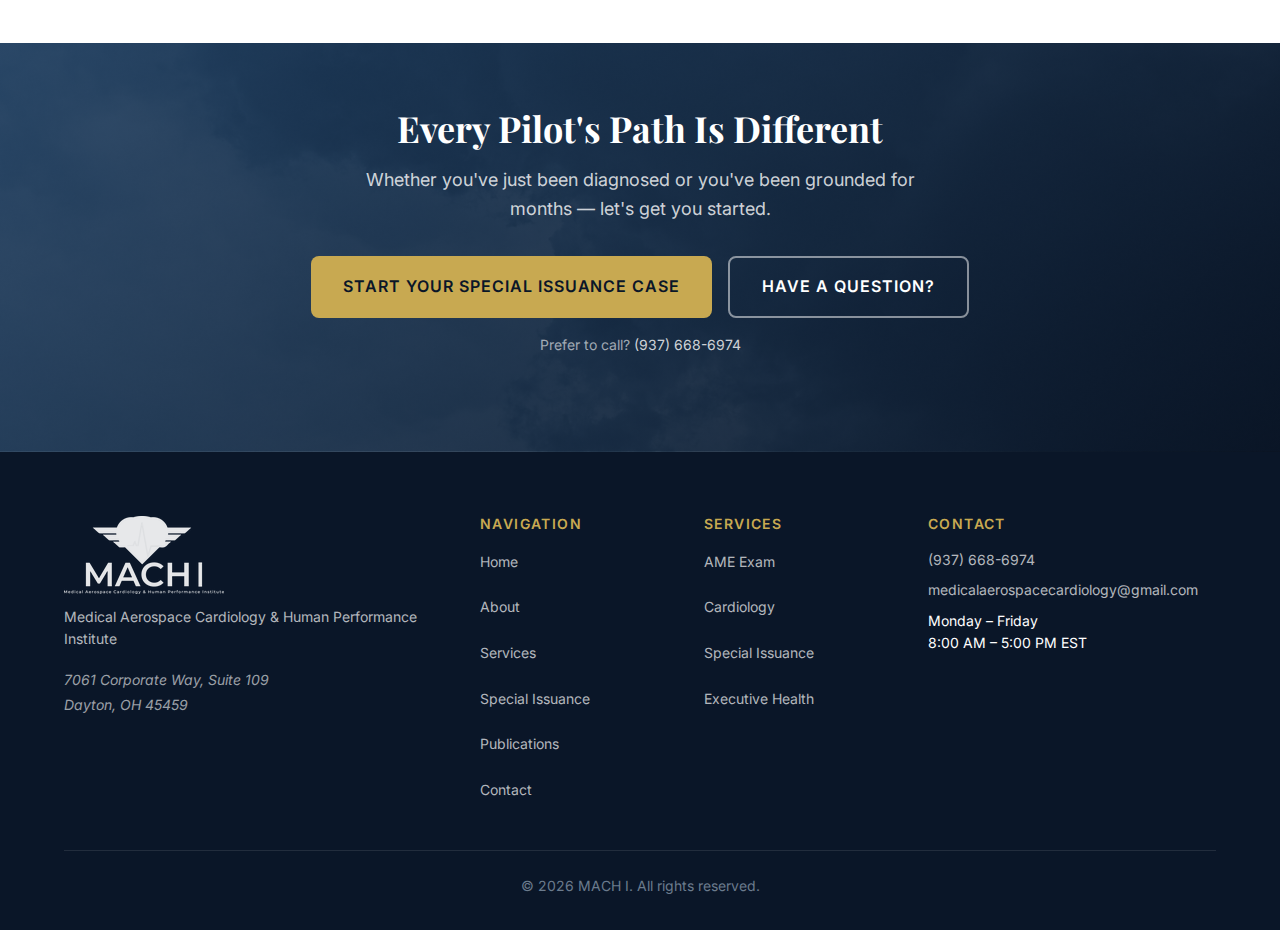
<file: special-issuance.html>
<!DOCTYPE html>
<html lang="en">
<head>
  <meta charset="UTF-8">
  <meta name="viewport" content="width=device-width, initial-scale=1.0">
  <title>FAA Special Issuance Guide | MACH I — Aviation Cardiology</title>
  <meta name="description" content="FAA Special Issuance for cardiac conditions — coronary disease, valve replacement, atrial fibrillation, pacemakers, and more. Expert guidance from the FAA's cardiovascular consultant.">
  <meta property="og:title" content="FAA Special Issuance Roadmap | MACH I">
  <meta property="og:description" content="Grounded by a cardiac event? Dr. Davenport has guided thousands of pilots back to the cockpit through FAA Special Issuance.">
  <meta property="og:type" content="website">
  <meta property="og:url" content="https://medicalaerospacecardiology.com/special-issuance.html">
  <link rel="canonical" href="https://medicalaerospacecardiology.com/special-issuance.html">
  <link rel="preconnect" href="https://fonts.googleapis.com">
  <link rel="preconnect" href="https://fonts.gstatic.com" crossorigin>
  <link href="https://fonts.googleapis.com/css2?family=Inter:wght@400;500;600;700&family=Playfair+Display:wght@600;700&display=swap" rel="stylesheet">
  <link rel="stylesheet" href="css/styles.css?v=3">
  <link rel="icon" type="image/svg+xml" href="img/favicon.svg">
</head>
<body>
  <a href="#main" class="skip-to-content">Skip to content</a>

  <div id="site-header"></div>

  <main id="main">

    <!-- Hero -->
    <section class="page-hero page-hero--special-issuance">
      <div class="container">
        <p class="section-label">Special Issuance</p>
        <h1>Your Roadmap Back to the Cockpit</h1>
        <p class="page-hero-subtitle">A cardiac event doesn't have to end your flying career. Dr. Davenport has guided thousands of pilots through the FAA Special Issuance process &mdash; he wrote the book on it.</p>
      </div>
    </section>

    <!-- Intro — Why Dr. D -->
    <section class="si-intro bg-white">
      <div class="container">
        <div class="si-intro-content">
          <h2>Your Cardiologist Treats Your Heart.<br>We Get You Back in the Air.</h2>
          <p>FAA Special Issuance lets pilots fly again after a disqualifying cardiac event. It requires specific tests, precise timing, and documentation that speaks the FAA's language &mdash; not just a standard cardiology workup.</p>
          <p>Dr. Davenport is the FAA's Cardiovascular Specialty Consultant and author of every USAF cardiac waiver guide since 2009. He doesn't just understand the process &mdash; he helped design it.</p>
          <div class="si-intro-cta" style="display: flex; gap: var(--space-4); justify-content: center; flex-wrap: wrap;">
            <a href="intake.html" class="btn btn-gold btn-lg">Start Your Special Issuance Case</a>
            <a href="contact.html" class="btn btn-secondary btn-lg">Have a Question?</a>
          </div>
        </div>
      </div>
    </section>

    <!-- Cardiac Conditions — Expanding Roadmap Cards -->
    <section class="si-conditions bg-navy" id="conditions">
      <div class="container">
        <div class="section-header">
          <span class="section-label">Conditions We Handle</span>
          <h2 class="section-title" style="color: var(--color-white);">We've Seen Your Diagnosis Before</h2>
          <p class="section-subtitle" style="color: rgba(255,255,255,0.7);">Click any condition below to see your path back to the cockpit. Every cardiac condition has a different route through Special Issuance &mdash; Dr. Davenport knows each one.</p>
        </div>

        <div class="si-cards" role="list">

          <!-- Card 1: Heart Attack & CAD -->
          <div class="si-card" role="listitem">
            <button class="si-card-header" aria-expanded="false" aria-controls="card-mi-body">
              <div class="si-card-header-content">
                <h3 class="si-card-title">Heart Attack &amp; Coronary Artery Disease</h3>
                <p class="si-card-reassurance">Yes, you can fly again after a heart attack or coronary artery disease diagnosis.</p>
                <p class="si-card-covers"><strong>Covers:</strong> Heart attack (MI), coronary artery disease (CAD), angina, significant coronary blockages</p>
              </div>
              <span class="si-card-chevron" aria-hidden="true"></span>
            </button>
            <div class="si-card-body" id="card-mi-body" role="region" aria-label="Heart Attack details">
              <div class="si-card-body-inner">

                <div class="si-card-section">
                  <h4>Waiting Period</h4>
                  <p><strong>1st and 2nd Class (airline and commercial pilots):</strong> 6 months after your heart attack before testing can begin.</p>
                  <p><strong>3rd Class (private pilots):</strong> No mandatory FAA waiting period, though your treating doctor should clear you first. Testing can begin once you're medically stable.</p>
                </div>

                <div class="si-card-section">
                  <h4>Required Testing</h4>
                  <ul class="si-test-list">
                    <li><strong>Hospital records</strong> &mdash; Your admission paperwork, any procedure reports, discharge summary, and all test results from your cardiac event.</li>
                    <li><strong>Nuclear stress test</strong> (1st/2nd Class) &mdash; A treadmill test where a small amount of radioactive tracer is injected to photograph blood flow through your heart muscle. This shows whether any areas of your heart aren't getting enough blood. Must be done at least 6 months after your event.</li>
                    <li><strong>Exercise stress test</strong> (3rd Class) &mdash; A treadmill test called a "Bruce protocol" where you walk at increasing speed and incline for at least 9 minutes (6 minutes if you're 70 or older) while hooked up to an ECG. The goal: demonstrate your heart can handle real-world physical stress.</li>
                    <li><strong>Coronary angiogram</strong> (1st/2nd Class) &mdash; An imaging procedure where dye is injected through a catheter so doctors can see your coronary arteries in detail. Includes films and drawings of your artery anatomy.</li>
                    <li><strong>Blood work</strong> &mdash; Fasting cholesterol panel, blood sugar, and hemoglobin A1C (a measure of your average blood sugar over 3 months).</li>
                    <li><strong>Cardiologist status report</strong> &mdash; A letter from your heart doctor covering your current condition, medications, how well you're functioning, and prognosis.</li>
                  </ul>
                </div>

                <div class="si-card-section">
                  <h4>Your Roadmap</h4>
                  <div class="si-roadmap">
                    <div class="si-roadmap-step">
                      <span class="si-roadmap-number">1</span>
                      <span class="si-roadmap-label">Recovery &amp; Stabilization</span>
                    </div>
                    <div class="si-roadmap-step">
                      <span class="si-roadmap-number">2</span>
                      <span class="si-roadmap-label">Medical Testing</span>
                    </div>
                    <div class="si-roadmap-step">
                      <span class="si-roadmap-number">3</span>
                      <span class="si-roadmap-label">Package Assembly</span>
                    </div>
                    <div class="si-roadmap-step">
                      <span class="si-roadmap-number">4</span>
                      <span class="si-roadmap-label">FAA Review</span>
                    </div>
                    <div class="si-roadmap-step">
                      <span class="si-roadmap-number">5</span>
                      <span class="si-roadmap-label">Back in the Air</span>
                    </div>
                  </div>
                </div>

                <div class="si-card-section">
                  <h4>Typical Timeline</h4>
                  <p><strong>1st/2nd Class:</strong> 8&ndash;12 months from event to authorization (6-month wait + testing + 2&ndash;3 months FAA review).</p>
                  <p><strong>3rd Class:</strong> 4&ndash;8 months, depending on recovery speed and how complete your initial submission is.</p>
                </div>

                <div class="si-card-section">
                  <h4>What Makes a Strong Case</h4>
                  <ul class="si-strength-list">
                    <li>Good heart function after the event &mdash; the FAA wants to see an ejection fraction (how well your heart pumps) above 40%</li>
                    <li>Clean stress test with no signs of ongoing blood flow problems</li>
                    <li>Risk factors under control: blood pressure, cholesterol, blood sugar, no smoking</li>
                  </ul>
                </div>

                <div class="si-card-section">
                  <h4>Class Differences</h4>
                  <p>1st and 2nd Class require nuclear stress testing and a coronary angiogram &mdash; more extensive imaging than 3rd Class. Third Class applicants need only the treadmill stress test, not nuclear imaging or catheterization. However, if your treadmill test shows any abnormalities, additional imaging may be required.</p>
                </div>

                <div class="si-card-section si-card-section--note">
                  <p><strong>Good news about renewals:</strong> After your first approval, annual renewals are much simpler. As of 2024, you no longer need a follow-up stress test every year as long as your cardiologist confirms everything is stable. Your AME can renew your certificate same-day through the AASI program.</p>
                </div>

                <div class="si-card-cta">
                  <a href="intake.html" class="btn btn-gold">Start Your Heart Attack / CAD Case</a>
                </div>

              </div>
            </div>
          </div>

          <!-- Card 2: Coronary Stenting (PCI) -->
          <div class="si-card" role="listitem">
            <button class="si-card-header" aria-expanded="false" aria-controls="card-stent-body">
              <div class="si-card-header-content">
                <h3 class="si-card-title">Coronary Stenting (PCI)</h3>
                <p class="si-card-reassurance">Yes, pilots fly every day with coronary stents. This is one of the most common Special Issuance paths.</p>
                <p class="si-card-covers"><strong>Covers:</strong> Coronary stent placement, angioplasty (balloon procedure), left main coronary artery (LMCA) stenting</p>
              </div>
              <span class="si-card-chevron" aria-hidden="true"></span>
            </button>
            <div class="si-card-body" id="card-stent-body" role="region" aria-label="Coronary Stenting details">
              <div class="si-card-body-inner">

                <div class="si-card-section">
                  <h4>Waiting Period</h4>
                  <p><strong>Standard stent (1st/2nd Class):</strong> 3 months after the procedure.</p>
                  <p><strong>Left main coronary artery stent (1st/2nd Class):</strong> 6 months &mdash; this artery supplies most of the heart, so the FAA requires a longer observation period.</p>
                  <p><strong>3rd Class:</strong> No mandatory FAA waiting period for any stent type, though your cardiologist should clear you first.</p>
                </div>

                <div class="si-card-section">
                  <h4>Required Testing</h4>
                  <ul class="si-test-list">
                    <li><strong>Hospital records</strong> &mdash; All records from the stent procedure, including the make, model, and serial number of your stent, where it was placed, and its dimensions.</li>
                    <li><strong>Nuclear stress test</strong> (1st/2nd Class) &mdash; A treadmill test combined with radioactive imaging to show blood flow through your heart. Must be done after the waiting period.</li>
                    <li><strong>Exercise stress test</strong> (3rd Class) &mdash; A treadmill test (Bruce protocol) for at least 9 minutes with continuous ECG monitoring.</li>
                    <li><strong>Coronary angiogram</strong> (1st/2nd Class) &mdash; Detailed imaging of your coronary arteries to confirm the stent is working and blood flow is good.</li>
                    <li><strong>Blood work</strong> &mdash; Fasting cholesterol panel, blood sugar, and hemoglobin A1C.</li>
                    <li><strong>Cardiologist status report</strong> &mdash; Current condition, medications, functional ability, and prognosis.</li>
                  </ul>
                </div>

                <div class="si-card-section">
                  <h4>Your Roadmap</h4>
                  <div class="si-roadmap">
                    <div class="si-roadmap-step">
                      <span class="si-roadmap-number">1</span>
                      <span class="si-roadmap-label">Stent Procedure &amp; Recovery</span>
                    </div>
                    <div class="si-roadmap-step">
                      <span class="si-roadmap-number">2</span>
                      <span class="si-roadmap-label">Post-Procedure Testing</span>
                    </div>
                    <div class="si-roadmap-step">
                      <span class="si-roadmap-number">3</span>
                      <span class="si-roadmap-label">Documentation Package</span>
                    </div>
                    <div class="si-roadmap-step">
                      <span class="si-roadmap-number">4</span>
                      <span class="si-roadmap-label">FAA Review</span>
                    </div>
                    <div class="si-roadmap-step">
                      <span class="si-roadmap-number">5</span>
                      <span class="si-roadmap-label">Back in the Air</span>
                    </div>
                  </div>
                </div>

                <div class="si-card-section">
                  <h4>Typical Timeline</h4>
                  <p><strong>Standard stent, 1st/2nd Class:</strong> 5&ndash;9 months (3-month wait + testing + FAA review).</p>
                  <p><strong>LMCA stent, 1st/2nd Class:</strong> 8&ndash;12 months (6-month wait + testing + FAA review).</p>
                  <p><strong>3rd Class:</strong> 3&ndash;6 months total, assuming clean recovery.</p>
                </div>

                <div class="si-card-section">
                  <h4>What Makes a Strong Case</h4>
                  <ul class="si-strength-list">
                    <li>Clean stress test with no evidence of reduced blood flow (no "reversible ischemia")</li>
                    <li>Good heart pump function (ejection fraction above 40%)</li>
                    <li>Stable on medications with risk factors well controlled</li>
                  </ul>
                </div>

                <div class="si-card-section">
                  <h4>Class Differences</h4>
                  <p>The biggest difference is in testing: 1st/2nd Class requires both nuclear stress testing and a coronary angiogram. 3rd Class needs only a standard exercise treadmill test. Also, 1st/2nd Class has mandatory waiting periods (3 or 6 months), while 3rd Class has none.</p>
                </div>

                <div class="si-card-cta">
                  <a href="intake.html" class="btn btn-gold">Start Your Stenting Case</a>
                </div>

              </div>
            </div>
          </div>

          <!-- Card 3: Bypass Surgery (CABG) -->
          <div class="si-card" role="listitem">
            <button class="si-card-header" aria-expanded="false" aria-controls="card-cabg-body">
              <div class="si-card-header-content">
                <h3 class="si-card-title">Bypass Surgery (CABG)</h3>
                <p class="si-card-reassurance">Yes, pilots return to the cockpit after bypass surgery. The path requires patience, but it's well-established.</p>
                <p class="si-card-covers"><strong>Covers:</strong> Coronary artery bypass grafting (CABG) &mdash; single, double, triple, or quadruple bypass</p>
              </div>
              <span class="si-card-chevron" aria-hidden="true"></span>
            </button>
            <div class="si-card-body" id="card-cabg-body" role="region" aria-label="Bypass Surgery details">
              <div class="si-card-body-inner">

                <div class="si-card-section">
                  <h4>Waiting Period</h4>
                  <p><strong>1st and 2nd Class:</strong> 6 months after surgery before testing can begin.</p>
                  <p><strong>3rd Class:</strong> No mandatory FAA waiting period, but you need to be released by your surgeon and cardiologist.</p>
                </div>

                <div class="si-card-section">
                  <h4>Required Testing</h4>
                  <ul class="si-test-list">
                    <li><strong>Hospital records</strong> &mdash; Complete surgical records including operative report, admission paperwork, and discharge summary.</li>
                    <li><strong>Nuclear stress test</strong> (1st/2nd Class) &mdash; Treadmill stress test with radioactive imaging to evaluate blood flow through your heart and bypass grafts. Done no sooner than 6 months after surgery.</li>
                    <li><strong>Exercise stress test</strong> (3rd Class) &mdash; Treadmill stress test (Bruce protocol), at least 9 minutes, with continuous ECG monitoring.</li>
                    <li><strong>Coronary angiogram</strong> (1st/2nd Class) &mdash; Detailed imaging showing your bypass grafts and native arteries.</li>
                    <li><strong>Blood work</strong> &mdash; Fasting cholesterol panel, blood sugar, and hemoglobin A1C.</li>
                    <li><strong>Cardiologist status report</strong> &mdash; Assessment of your current cardiac status, medications, functional ability, and long-term outlook.</li>
                  </ul>
                </div>

                <div class="si-card-section">
                  <h4>Your Roadmap</h4>
                  <div class="si-roadmap">
                    <div class="si-roadmap-step">
                      <span class="si-roadmap-number">1</span>
                      <span class="si-roadmap-label">Surgery &amp; Recovery</span>
                    </div>
                    <div class="si-roadmap-step">
                      <span class="si-roadmap-number">2</span>
                      <span class="si-roadmap-label">Post-Surgical Testing</span>
                    </div>
                    <div class="si-roadmap-step">
                      <span class="si-roadmap-number">3</span>
                      <span class="si-roadmap-label">Documentation Package</span>
                    </div>
                    <div class="si-roadmap-step">
                      <span class="si-roadmap-number">4</span>
                      <span class="si-roadmap-label">FAA Review</span>
                    </div>
                    <div class="si-roadmap-step">
                      <span class="si-roadmap-number">5</span>
                      <span class="si-roadmap-label">Back in the Air</span>
                    </div>
                  </div>
                </div>

                <div class="si-card-section">
                  <h4>Typical Timeline</h4>
                  <p><strong>1st/2nd Class:</strong> 9&ndash;14 months from surgery to authorization. Bypass surgery is major; recovery takes longer, and the FAA wants to see stable results.</p>
                  <p><strong>3rd Class:</strong> 5&ndash;9 months, depending on recovery and submission completeness.</p>
                </div>

                <div class="si-card-section">
                  <h4>What Makes a Strong Case</h4>
                  <ul class="si-strength-list">
                    <li>All bypass grafts functioning well with no signs of blockage or reduced blood flow</li>
                    <li>Good heart pump function (ejection fraction above 40%)</li>
                    <li>Clean stress test and well-controlled risk factors (blood pressure, cholesterol, diabetes)</li>
                  </ul>
                </div>

                <div class="si-card-section">
                  <h4>Class Differences</h4>
                  <p>Same structure as other coronary heart disease: 1st/2nd Class requires nuclear imaging and angiography, while 3rd Class needs only an exercise treadmill test. The waiting period is 6 months for 1st/2nd Class and no mandatory wait for 3rd Class.</p>
                </div>

                <div class="si-card-cta">
                  <a href="intake.html" class="btn btn-gold">Start Your CABG Case</a>
                </div>

              </div>
            </div>
          </div>

          <!-- Card 4: Heart Valve Replacement or Repair -->
          <div class="si-card" role="listitem">
            <button class="si-card-header" aria-expanded="false" aria-controls="card-valve-body">
              <div class="si-card-header-content">
                <h3 class="si-card-title">Heart Valve Replacement or Repair</h3>
                <p class="si-card-reassurance">Yes, pilots fly with replacement and repaired heart valves. The path depends on the type of valve and procedure.</p>
                <p class="si-card-covers"><strong>Covers:</strong> Mechanical valve replacement, tissue (bioprosthetic) valve replacement, TAVR (catheter-based aortic valve replacement), mitral valve repair</p>
              </div>
              <span class="si-card-chevron" aria-hidden="true"></span>
            </button>
            <div class="si-card-body" id="card-valve-body" role="region" aria-label="Heart Valve details">
              <div class="si-card-body-inner">

                <div class="si-card-section">
                  <h4>Waiting Period</h4>
                  <p><strong>Valve replacement (all types):</strong> 6 months for 1st/2nd Class. No mandatory wait for 3rd Class.</p>
                  <p><strong>Valve repair:</strong> 3 months (90 days) for all classes.</p>
                  <p><strong>Mitral valve repair (5+ years post-op, stable):</strong> May qualify for a simpler pathway where your AME can issue your certificate directly without FAA review.</p>
                </div>

                <div class="si-card-section">
                  <h4>Required Testing</h4>
                  <ul class="si-test-list">
                    <li><strong>Hospital records</strong> &mdash; Surgical report, discharge summary, and pathology report if the old valve was removed. For replacement valves: the device make, model, serial number, and size.</li>
                    <li><strong>Echocardiogram</strong> &mdash; An ultrasound of your heart that shows how well your new or repaired valve is working. Must be done within 90 days of your FAA exam.</li>
                    <li><strong>Exercise stress test</strong> &mdash; Treadmill test (Bruce protocol) with 12-lead ECG to demonstrate your heart handles exertion well.</li>
                    <li><strong>24-hour Holter monitor</strong> &mdash; A portable ECG device you wear for a full day. Records every heartbeat to detect rhythm problems that might not show up in a short office visit.</li>
                    <li><strong>Blood work</strong> &mdash; Fasting cholesterol, blood sugar, hemoglobin A1C.</li>
                    <li><strong>INR monitoring</strong> (mechanical valves only) &mdash; If you have a mechanical valve and take a blood thinner (warfarin), the FAA needs 6 months of monthly blood-clotting results showing your levels are in the safe range.</li>
                    <li><strong>Cardiologist report</strong> &mdash; Type of valve/repair, any complications, medications, and how well you're doing.</li>
                  </ul>
                </div>

                <div class="si-card-section">
                  <h4>Your Roadmap</h4>
                  <div class="si-roadmap">
                    <div class="si-roadmap-step">
                      <span class="si-roadmap-number">1</span>
                      <span class="si-roadmap-label">Surgery &amp; Recovery</span>
                    </div>
                    <div class="si-roadmap-step">
                      <span class="si-roadmap-number">2</span>
                      <span class="si-roadmap-label">Post-Op Testing</span>
                    </div>
                    <div class="si-roadmap-step">
                      <span class="si-roadmap-number">3</span>
                      <span class="si-roadmap-label">Documentation Package</span>
                    </div>
                    <div class="si-roadmap-step">
                      <span class="si-roadmap-number">4</span>
                      <span class="si-roadmap-label">FAA Review</span>
                    </div>
                    <div class="si-roadmap-step">
                      <span class="si-roadmap-number">5</span>
                      <span class="si-roadmap-label">Back in the Air</span>
                    </div>
                  </div>
                </div>

                <div class="si-card-section">
                  <h4>Typical Timeline</h4>
                  <p><strong>Valve replacement:</strong> 9&ndash;14 months from surgery to authorization for 1st/2nd Class. 5&ndash;9 months for 3rd Class.</p>
                  <p><strong>Valve repair:</strong> 5&ndash;9 months for 1st/2nd Class. 3&ndash;6 months for 3rd Class.</p>
                </div>

                <div class="si-card-section">
                  <h4>What Makes a Strong Case</h4>
                  <ul class="si-strength-list">
                    <li>Echo shows the valve is working well &mdash; no significant leaking, no narrowing, good blood flow</li>
                    <li>Stable heart rhythm &mdash; no new arrhythmias (irregular heartbeats) after surgery</li>
                    <li>For mechanical valves: blood thinner levels consistently in the therapeutic range (at least 80% of readings)</li>
                  </ul>
                </div>

                <div class="si-card-section">
                  <h4>Class Differences</h4>
                  <p>The basic testing requirements are similar across all classes for valve conditions. The main difference is that 3rd Class has no mandatory waiting period for replacement. Also, mitral valve repair patients who are 5+ years out with no complications may qualify for an expedited pathway where the AME can issue directly.</p>
                </div>

                <div class="si-card-cta">
                  <a href="intake.html" class="btn btn-gold">Start Your Valve Case</a>
                </div>

              </div>
            </div>
          </div>

          <!-- Card 5: Atrial Fibrillation & Flutter -->
          <div class="si-card" role="listitem">
            <button class="si-card-header" aria-expanded="false" aria-controls="card-afib-body">
              <div class="si-card-header-content">
                <h3 class="si-card-title">Atrial Fibrillation &amp; Flutter</h3>
                <p class="si-card-reassurance">Yes &mdash; AFib is the most common cardiac condition we see in pilots. With proper documentation, most pilots fly again.</p>
                <p class="si-card-covers"><strong>Covers:</strong> Atrial fibrillation (AFib), atrial flutter, rate control, rhythm control, cardioversion, ablation for AFib/flutter</p>
              </div>
              <span class="si-card-chevron" aria-hidden="true"></span>
            </button>
            <div class="si-card-body" id="card-afib-body" role="region" aria-label="Atrial Fibrillation details">
              <div class="si-card-body-inner">

                <div class="si-card-section">
                  <h4>Waiting Period</h4>
                  <p><strong>After ablation</strong> (a procedure to fix the electrical signals causing the irregular rhythm): 3 months.</p>
                  <p><strong>After cardioversion</strong> (a procedure to shock the heart back to normal rhythm): 1 month.</p>
                  <p><strong>If managed with medication only</strong> (rate or rhythm control): No specific waiting period &mdash; you can apply once your condition is stable and controlled.</p>
                </div>

                <div class="si-card-section">
                  <h4>Required Testing</h4>
                  <ul class="si-test-list">
                    <li><strong>24-hour cardiac monitor (Holter)</strong> &mdash; Worn for a full day to record every heartbeat. The FAA looks at your average heart rate, maximum heart rate, and whether you have any long pauses. Your average must be under 100 and max non-exercise rate under 120.</li>
                    <li><strong>Exercise stress test</strong> &mdash; Treadmill test (Bruce protocol) with ECG monitoring.</li>
                    <li><strong>Echocardiogram</strong> &mdash; Heart ultrasound to check chamber sizes and pump function.</li>
                    <li><strong>Thyroid function tests</strong> &mdash; Blood tests to rule out thyroid problems, which can cause or worsen irregular heartbeats.</li>
                    <li><strong>Sleep study</strong> &mdash; To rule out sleep apnea, which is a common trigger for AFib.</li>
                    <li><strong>Cardiologist status report</strong> &mdash; Must address your management approach, symptom control, medication plan, and a "CHA2DS2-VASc" score (a standard tool doctors use to assess stroke risk in AFib patients).</li>
                  </ul>
                </div>

                <div class="si-card-section">
                  <h4>Your Roadmap</h4>
                  <div class="si-roadmap">
                    <div class="si-roadmap-step">
                      <span class="si-roadmap-number">1</span>
                      <span class="si-roadmap-label">Diagnosis &amp; Treatment</span>
                    </div>
                    <div class="si-roadmap-step">
                      <span class="si-roadmap-number">2</span>
                      <span class="si-roadmap-label">Stabilization</span>
                    </div>
                    <div class="si-roadmap-step">
                      <span class="si-roadmap-number">3</span>
                      <span class="si-roadmap-label">Testing &amp; Documentation</span>
                    </div>
                    <div class="si-roadmap-step">
                      <span class="si-roadmap-number">4</span>
                      <span class="si-roadmap-label">FAA Review</span>
                    </div>
                    <div class="si-roadmap-step">
                      <span class="si-roadmap-number">5</span>
                      <span class="si-roadmap-label">Back in the Air</span>
                    </div>
                  </div>
                </div>

                <div class="si-card-section">
                  <h4>Typical Timeline</h4>
                  <p><strong>After ablation:</strong> 5&ndash;8 months (3-month wait + testing + FAA review).</p>
                  <p><strong>Medication-managed:</strong> 3&ndash;6 months once stable and controlled.</p>
                </div>

                <div class="si-card-section">
                  <h4>What Makes a Strong Case</h4>
                  <ul class="si-strength-list">
                    <li>Heart rate well controlled on monitoring &mdash; average under 100, max under 120, no long pauses</li>
                    <li>If your stroke risk score is 2 or higher, you must be on a blood thinner and tolerating it well</li>
                    <li>No stroke, mini-stroke (TIA), or blood clot events since diagnosis</li>
                  </ul>
                </div>

                <div class="si-card-section">
                  <h4>Class Differences</h4>
                  <p>The requirements for AFib and flutter are the same across all pilot certificate classes &mdash; 1st, 2nd, and 3rd Class all follow the same protocol.</p>
                </div>

                <div class="si-card-cta">
                  <a href="intake.html" class="btn btn-gold">Start Your AFib Case</a>
                </div>

              </div>
            </div>
          </div>

          <!-- Card 6: Other Arrhythmias -->
          <div class="si-card" role="listitem">
            <button class="si-card-header" aria-expanded="false" aria-controls="card-arrhythmia-body">
              <div class="si-card-header-content">
                <h3 class="si-card-title">Other Arrhythmias</h3>
                <p class="si-card-reassurance">Many rhythm disturbances are manageable for pilots. The path depends on the specific type and whether it's been treated.</p>
                <p class="si-card-covers"><strong>Covers:</strong> SVT (supraventricular tachycardia), WPW (Wolff-Parkinson-White), ablation for arrhythmias, PVCs (premature ventricular contractions), heart block, bradycardia (slow heart rate)</p>
              </div>
              <span class="si-card-chevron" aria-hidden="true"></span>
            </button>
            <div class="si-card-body" id="card-arrhythmia-body" role="region" aria-label="Other Arrhythmias details">
              <div class="si-card-body-inner">

                <div class="si-card-section">
                  <h4>Waiting Period</h4>
                  <p><strong>After ablation</strong> (a catheter procedure that fixes the abnormal electrical pathway): 3 months.</p>
                  <p><strong>After cardioversion:</strong> 1 month.</p>
                  <p><strong>For PVCs, heart block, and other rhythm issues:</strong> No mandatory waiting period &mdash; depends on the specific condition and evaluation results.</p>
                </div>

                <div class="si-card-section">
                  <h4>Required Testing</h4>
                  <ul class="si-test-list">
                    <li><strong>24-hour Holter monitor</strong> &mdash; A portable ECG recorder you wear for a full day to capture your heart rhythm continuously.</li>
                    <li><strong>Echocardiogram</strong> &mdash; Ultrasound to check heart structure and function.</li>
                    <li><strong>Exercise stress test</strong> &mdash; Treadmill test to see how your rhythm behaves during exertion. For PVCs, the FAA wants to see them disappear with exercise.</li>
                    <li><strong>Resting ECG</strong> &mdash; Standard heart tracing.</li>
                    <li><strong>Cardiologist report</strong> &mdash; Detailed assessment of the arrhythmia type, treatment, and prognosis.</li>
                  </ul>
                </div>

                <div class="si-card-section">
                  <h4>Your Roadmap</h4>
                  <div class="si-roadmap">
                    <div class="si-roadmap-step">
                      <span class="si-roadmap-number">1</span>
                      <span class="si-roadmap-label">Diagnosis &amp; Treatment</span>
                    </div>
                    <div class="si-roadmap-step">
                      <span class="si-roadmap-number">2</span>
                      <span class="si-roadmap-label">Stabilization Period</span>
                    </div>
                    <div class="si-roadmap-step">
                      <span class="si-roadmap-number">3</span>
                      <span class="si-roadmap-label">Cardiac Evaluation</span>
                    </div>
                    <div class="si-roadmap-step">
                      <span class="si-roadmap-number">4</span>
                      <span class="si-roadmap-label">FAA Review</span>
                    </div>
                    <div class="si-roadmap-step">
                      <span class="si-roadmap-number">5</span>
                      <span class="si-roadmap-label">Back in the Air</span>
                    </div>
                  </div>
                </div>

                <div class="si-card-section">
                  <h4>Typical Timeline</h4>
                  <p><strong>Post-ablation:</strong> 5&ndash;8 months (3-month wait + testing + FAA review).</p>
                  <p><strong>Simpler arrhythmias (isolated PVCs, mild heart block):</strong> Some of these can be resolved at your AME visit if the workup is clean &mdash; your AME may be able to issue your certificate without sending it to the FAA.</p>
                </div>

                <div class="si-card-section">
                  <h4>What Makes a Strong Case</h4>
                  <ul class="si-strength-list">
                    <li>No underlying structural heart disease &mdash; the arrhythmia is an electrical issue, not a muscle or valve problem</li>
                    <li>Post-ablation: clean Holter monitor with no recurrence of the arrhythmia</li>
                    <li>For PVCs: they go away during exercise (a sign they're benign)</li>
                  </ul>
                </div>

                <div class="si-card-section">
                  <h4>Class Differences</h4>
                  <p>Arrhythmia requirements are the same across all pilot certificate classes. The FAA evaluates arrhythmias based on the specific type and severity, not the class of medical you're seeking.</p>
                </div>

                <div class="si-card-cta">
                  <a href="intake.html" class="btn btn-gold">Start Your Arrhythmia Case</a>
                </div>

              </div>
            </div>
          </div>

          <!-- Card 7: Heart Failure & Cardiomyopathy -->
          <div class="si-card" role="listitem">
            <button class="si-card-header" aria-expanded="false" aria-controls="card-hf-body">
              <div class="si-card-header-content">
                <h3 class="si-card-title">Heart Failure &amp; Cardiomyopathy</h3>
                <p class="si-card-reassurance">Certification is possible for some types of cardiomyopathy, though the path depends on the specific condition and which class of medical you need.</p>
                <p class="si-card-covers"><strong>Covers:</strong> Dilated cardiomyopathy, hypertrophic cardiomyopathy (HCM/HOCM), reduced ejection fraction, enlarged heart</p>
              </div>
              <span class="si-card-chevron" aria-hidden="true"></span>
            </button>
            <div class="si-card-body" id="card-hf-body" role="region" aria-label="Heart Failure details">
              <div class="si-card-body-inner">

                <div class="si-card-section">
                  <h4>What You Need to Know</h4>
                  <p>The FAA evaluates cardiomyopathy on a case-by-case basis. The key factor is how well your heart pumps, measured as your "ejection fraction" (EF) &mdash; the percentage of blood your heart pushes out with each beat. A normal EF is 55&ndash;70%. The FAA generally requires at least 40% for certification.</p>
                </div>

                <div class="si-card-section">
                  <h4>Dilated Cardiomyopathy</h4>
                  <p>May be considered for <strong>all classes</strong> (1st, 2nd, and 3rd) if your ejection fraction is at least 40%, you have no defibrillator (ICD), and your condition is stable on medication.</p>
                </div>

                <div class="si-card-section">
                  <h4>Hypertrophic Cardiomyopathy (HCM)</h4>
                  <p><strong>Currently limited to 3rd Class only</strong> &mdash; the FAA does not certify HCM pilots for 1st or 2nd Class. To qualify for 3rd Class, you must be over 40, have no history of fainting, no dangerous heart rhythm problems, and no immediate family members who died of sudden cardiac arrest. We'll review your specific situation and give you an honest assessment.</p>
                </div>

                <div class="si-card-section">
                  <h4>Required Testing</h4>
                  <ul class="si-test-list">
                    <li><strong>Echocardiogram</strong> &mdash; Heart ultrasound showing chamber sizes, wall thickness, and pump function. Required annually for recertification.</li>
                    <li><strong>24-hour Holter monitor</strong> &mdash; Continuous heart rhythm recording to detect dangerous rhythms.</li>
                    <li><strong>Nuclear stress test</strong> &mdash; Treadmill test with imaging to evaluate blood flow.</li>
                    <li><strong>Cardiac catheterization</strong> &mdash; May be required depending on the specific type and severity.</li>
                    <li><strong>Cardiologist report</strong> &mdash; Detailed assessment including medications and prognosis.</li>
                  </ul>
                </div>

                <div class="si-card-section">
                  <h4>Your Roadmap</h4>
                  <div class="si-roadmap">
                    <div class="si-roadmap-step">
                      <span class="si-roadmap-number">1</span>
                      <span class="si-roadmap-label">Stabilization</span>
                    </div>
                    <div class="si-roadmap-step">
                      <span class="si-roadmap-number">2</span>
                      <span class="si-roadmap-label">Comprehensive Testing</span>
                    </div>
                    <div class="si-roadmap-step">
                      <span class="si-roadmap-number">3</span>
                      <span class="si-roadmap-label">Documentation</span>
                    </div>
                    <div class="si-roadmap-step">
                      <span class="si-roadmap-number">4</span>
                      <span class="si-roadmap-label">FAA Review</span>
                    </div>
                    <div class="si-roadmap-step">
                      <span class="si-roadmap-number">5</span>
                      <span class="si-roadmap-label">Back in the Air</span>
                    </div>
                  </div>
                </div>

                <div class="si-card-section">
                  <h4>Typical Timeline</h4>
                  <p>Varies significantly by condition type &mdash; generally 6&ndash;12+ months. Cardiomyopathy cases often require the FAA's Cardiology Panel to review, which can add time. We'll give you a realistic estimate based on your specific situation.</p>
                </div>

                <div class="si-card-section">
                  <h4>What Makes a Strong Case</h4>
                  <ul class="si-strength-list">
                    <li>Ejection fraction at or above 40% &mdash; this is the FAA's threshold</li>
                    <li>Stable condition on current medications with no recent decline</li>
                    <li>No defibrillator (ICD) implanted, no dangerous rhythm disturbances</li>
                  </ul>
                </div>

                <div class="si-card-cta">
                  <a href="intake.html" class="btn btn-gold">Start Your Cardiomyopathy Case</a>
                </div>

              </div>
            </div>
          </div>

          <!-- Card 8: Pacemaker -->
          <div class="si-card" role="listitem">
            <button class="si-card-header" aria-expanded="false" aria-controls="card-pacer-body">
              <div class="si-card-header-content">
                <h3 class="si-card-title">Pacemaker</h3>
                <p class="si-card-reassurance">Yes, pilots fly with pacemakers. The FAA has a well-established pathway with a 2-month recovery period.</p>
                <p class="si-card-covers"><strong>Covers:</strong> All types of permanent cardiac pacemakers. Note: Implantable defibrillators (ICDs) are a separate, more complex situation &mdash; see below.</p>
              </div>
              <span class="si-card-chevron" aria-hidden="true"></span>
            </button>
            <div class="si-card-body" id="card-pacer-body" role="region" aria-label="Pacemaker details">
              <div class="si-card-body-inner">

                <div class="si-card-section">
                  <h4>Waiting Period</h4>
                  <p><strong>All classes:</strong> 2 months (60 days) after pacemaker implantation. This allows the device and leads to stabilize in your heart.</p>
                </div>

                <div class="si-card-section">
                  <h4>Required Testing</h4>
                  <ul class="si-test-list">
                    <li><strong>Hospital records</strong> &mdash; All records from the implant procedure, including the generator and lead specifications (make, model, serial numbers).</li>
                    <li><strong>Cardiologist narrative</strong> &mdash; A detailed report covering your current cardiac condition, why the pacemaker was needed, how it's programmed, your functional capacity, and all medications.</li>
                    <li><strong>24-hour Holter monitor</strong> &mdash; Continuous heart rhythm recording showing how the pacemaker is performing, including any pauses, extra beats, or rhythm issues.</li>
                    <li><strong>Echocardiogram</strong> &mdash; Heart ultrasound to evaluate overall heart structure and function.</li>
                    <li><strong>Exercise stress test</strong> &mdash; Treadmill test to demonstrate you can handle physical exertion.</li>
                    <li><strong>Blood work</strong> &mdash; Hemoglobin A1C and cholesterol panel.</li>
                  </ul>
                </div>

                <div class="si-card-section">
                  <h4>Your Roadmap</h4>
                  <div class="si-roadmap">
                    <div class="si-roadmap-step">
                      <span class="si-roadmap-number">1</span>
                      <span class="si-roadmap-label">Implant &amp; Recovery</span>
                    </div>
                    <div class="si-roadmap-step">
                      <span class="si-roadmap-number">2</span>
                      <span class="si-roadmap-label">Post-Implant Testing</span>
                    </div>
                    <div class="si-roadmap-step">
                      <span class="si-roadmap-number">3</span>
                      <span class="si-roadmap-label">Documentation Package</span>
                    </div>
                    <div class="si-roadmap-step">
                      <span class="si-roadmap-number">4</span>
                      <span class="si-roadmap-label">FAA Review</span>
                    </div>
                    <div class="si-roadmap-step">
                      <span class="si-roadmap-number">5</span>
                      <span class="si-roadmap-label">Back in the Air</span>
                    </div>
                  </div>
                </div>

                <div class="si-card-section">
                  <h4>Typical Timeline</h4>
                  <p>4&ndash;8 months from implant to authorization (2-month wait + testing + FAA review). The FAA has a dedicated Pacemaker Status Summary form that streamlines review and can significantly speed up the process.</p>
                </div>

                <div class="si-card-section">
                  <h4>What Makes a Strong Case</h4>
                  <ul class="si-strength-list">
                    <li>Pacemaker functioning normally with no complications</li>
                    <li>Good heart function overall, no dangerous rhythm problems on monitoring</li>
                    <li>Stable condition with a clear reason for the pacemaker (e.g., slow heart rate rather than a more serious underlying disease)</li>
                  </ul>
                </div>

                <div class="si-card-section si-card-section--note">
                  <p><strong>Important update:</strong> As of August 2021, the FAA no longer requires an evaluation of whether you are "pacemaker dependent" &mdash; this was a significant simplification of the process.</p>
                </div>

                <div class="si-card-section si-card-section--note">
                  <p><strong>About ICDs (implantable defibrillators):</strong> Historically, having an ICD has been disqualifying for all classes. However, in April 2025, the FAA granted its first-ever medical certificate to a pilot with an active ICD &mdash; a breakthrough case Dr. Davenport is familiar with. While this is not yet standard policy, if you have an ICD, <a href="contact.html">contact us</a> to discuss your options. We stay at the leading edge of what's possible.</p>
                </div>

                <div class="si-card-cta">
                  <a href="intake.html" class="btn btn-gold">Start Your Pacemaker Case</a>
                </div>

              </div>
            </div>
          </div>

          <!-- Card 9: Aortic Disease -->
          <div class="si-card" role="listitem">
            <button class="si-card-header" aria-expanded="false" aria-controls="card-aorta-body">
              <div class="si-card-header-content">
                <h3 class="si-card-title">Aortic Disease</h3>
                <p class="si-card-reassurance">Many pilots with treated aortic conditions return to flying. The key factors are size, stability, and successful repair.</p>
                <p class="si-card-covers"><strong>Covers:</strong> Aortic aneurysm (abdominal or thoracic), aortic dissection, aortic repair (open or endovascular)</p>
              </div>
              <span class="si-card-chevron" aria-hidden="true"></span>
            </button>
            <div class="si-card-body" id="card-aorta-body" role="region" aria-label="Aortic Disease details">
              <div class="si-card-body-inner">

                <div class="si-card-section">
                  <h4>Waiting Period</h4>
                  <p><strong>After surgical repair:</strong> 6 months for all classes.</p>
                  <p><strong>Small, untreated aneurysms under monitoring:</strong> No waiting period, but the FAA generally will not certify if the aneurysm exceeds 4.5 cm in diameter.</p>
                </div>

                <div class="si-card-section">
                  <h4>Required Testing</h4>
                  <ul class="si-test-list">
                    <li><strong>Hospital records</strong> (if surgical repair) &mdash; Operative report, admission and discharge summaries, all diagnostic imaging.</li>
                    <li><strong>Exercise stress test</strong> &mdash; Treadmill test with complete ECG tracings to assess cardiovascular function.</li>
                    <li><strong>Cardiovascular evaluation</strong> &mdash; Comprehensive cardiac exam from a cardiologist or vascular specialist.</li>
                    <li><strong>Status report from treating physician</strong> &mdash; Current condition, treatment plan, and prognosis with detailed narrative.</li>
                    <li><strong>Monitoring imaging</strong> (untreated/conservatively managed) &mdash; Ultrasound or CT scans every 6&ndash;12 months showing the aneurysm is stable.</li>
                  </ul>
                </div>

                <div class="si-card-section">
                  <h4>Your Roadmap</h4>
                  <div class="si-roadmap">
                    <div class="si-roadmap-step">
                      <span class="si-roadmap-number">1</span>
                      <span class="si-roadmap-label">Treatment &amp; Recovery</span>
                    </div>
                    <div class="si-roadmap-step">
                      <span class="si-roadmap-number">2</span>
                      <span class="si-roadmap-label">Stability Demonstrated</span>
                    </div>
                    <div class="si-roadmap-step">
                      <span class="si-roadmap-number">3</span>
                      <span class="si-roadmap-label">Documentation Package</span>
                    </div>
                    <div class="si-roadmap-step">
                      <span class="si-roadmap-number">4</span>
                      <span class="si-roadmap-label">FAA Review</span>
                    </div>
                    <div class="si-roadmap-step">
                      <span class="si-roadmap-number">5</span>
                      <span class="si-roadmap-label">Back in the Air</span>
                    </div>
                  </div>
                </div>

                <div class="si-card-section">
                  <h4>Typical Timeline</h4>
                  <p><strong>Post-repair:</strong> 8&ndash;12 months (6-month wait + testing + FAA review).</p>
                  <p><strong>Small aneurysm under monitoring:</strong> Varies by case &mdash; we'll review your imaging and give you a realistic estimate.</p>
                </div>

                <div class="si-card-section">
                  <h4>What Makes a Strong Case</h4>
                  <ul class="si-strength-list">
                    <li>Successful repair with no complications and stable follow-up imaging</li>
                    <li>For monitored aneurysms: size under 4.5 cm and not growing</li>
                    <li>Risk factors under control: blood pressure managed, no smoking, cholesterol treated</li>
                  </ul>
                </div>

                <div class="si-card-section">
                  <h4>Class Differences</h4>
                  <p>The basic requirements are the same across classes. Aortic conditions are evaluated on a case-by-case basis regardless of the class of medical you're seeking.</p>
                </div>

                <div class="si-card-cta">
                  <a href="intake.html" class="btn btn-gold">Start Your Aortic Disease Case</a>
                </div>

              </div>
            </div>
          </div>

        </div><!-- /.si-cards -->

        <!-- REMOVED: Beyond Cardiac section referencing Dr. Young/pulmonary. Save for re-addition when Dr. Young joins. -->

        <!-- Not sure CTA -->
        <div class="si-not-sure">
          <h3>Not Sure Where Your Condition Fits?</h3>
          <p>Every case is different. Tell us about your situation &mdash; we'll give you an honest answer about your options.</p>
          <a href="intake.html" class="btn btn-gold">Start Your Case</a>
        </div>

      </div>
    </section>

    <!-- How It Works -->
    <section class="si-process bg-off-white">
      <div class="container">
        <div class="section-header">
          <span class="section-label">The Process</span>
          <h2 class="section-title">How Special Issuance Works</h2>
        </div>

        <div class="si-process-track">
          <div class="si-process-line" aria-hidden="true"></div>
          <div class="si-step-card">
            <span class="si-step-number">01</span>
            <h3>Consultation</h3>
            <p>Submit our intake form or contact us. We review your situation and tell you honestly whether Special Issuance is viable.</p>
          </div>
          <div class="si-step-card">
            <span class="si-step-number">02</span>
            <h3>Records &amp; Intake</h3>
            <p>We send a condition-specific checklist. You gather records; we handle the rest.</p>
          </div>
          <div class="si-step-card">
            <span class="si-step-number">03</span>
            <h3>Evaluation</h3>
            <p>Comprehensive assessment &mdash; candidacy determination, testing protocol, documentation strategy.</p>
          </div>
          <div class="si-step-card">
            <span class="si-step-number">04</span>
            <h3>FAA Submission</h3>
            <p>We prepare and submit your complete package &mdash; formatted exactly as the FAA expects.</p>
          </div>
          <div class="si-step-card">
            <span class="si-step-number">05</span>
            <h3>Authorization</h3>
            <p>FAA reviews your case. We communicate directly with them as needed. You get cleared to fly.</p>
          </div>
        </div>

        <div class="si-renewal-note">
          <h3>After Your First Approval?</h3>
          <p>Renewals are dramatically simpler. Through the <strong>AME Assisted Special Issuance (AASI)</strong> program, your AME can issue your certificate same-day &mdash; no FAA wait. Authorization lasts 5 years with annual follow-up testing.</p>
        </div>
      </div>
    </section>

    <!-- FAQ Section -->
    <section class="si-faq bg-white" id="faq">
      <div class="container">
        <div class="section-header">
          <span class="section-label">Common Questions</span>
          <h2 class="section-title">Special Issuance FAQ</h2>
          <p class="section-subtitle">Straight answers to the questions pilots ask most.</p>
        </div>

        <div class="si-faq-list" role="list">

          <div class="si-faq-item" role="listitem">
            <button class="si-faq-question" aria-expanded="false">
              <span>How long does the Special Issuance process take?</span>
              <span class="si-faq-icon" aria-hidden="true"></span>
            </button>
            <div class="si-faq-answer" role="region">
              <div class="si-faq-answer-inner">
                <p>It depends on your condition, but here are realistic ranges. A straightforward case with a complete initial submission typically takes <strong>2&ndash;3 months</strong> for FAA review after you've completed your waiting period and testing. If the FAA requests additional information (common for first-time applications), each request-response cycle adds <strong>2&ndash;4 weeks</strong>. Complex or unusual cases can take <strong>6&ndash;12 months</strong> for FAA review alone.</p>
                <p>The biggest factor in timeline is <strong>completeness of your initial submission</strong>. Incomplete packages trigger information requests that add months. That's exactly why working with someone who knows what the FAA expects &mdash; before you submit &mdash; makes such a difference.</p>
                <p><strong>Renewal is a different story.</strong> After your first approval, your AME can renew your certificate the same day you walk into their office, through a program called AASI (AME Assisted Special Issuance).</p>
              </div>
            </div>
          </div>

          <div class="si-faq-item" role="listitem">
            <button class="si-faq-question" aria-expanded="false">
              <span>What are my chances of approval?</span>
              <span class="si-faq-icon" aria-hidden="true"></span>
            </button>
            <div class="si-faq-answer" role="region">
              <div class="si-faq-answer-inner">
                <p>For most cardiac conditions we handle &mdash; heart attacks, stents, bypass surgery, valve replacements, AFib &mdash; the approval rate is high when the application is done right. The FAA <em>wants</em> to return pilots to flying when it's safe to do so. These aren't automatic denials &mdash; they're pathways with clear requirements.</p>
                <p>That said, we're honest about every case. Some conditions are more challenging than others. During your initial consultation, we'll review your specific situation and give you a straightforward assessment of your chances &mdash; not a sales pitch.</p>
              </div>
            </div>
          </div>

          <div class="si-faq-item" role="listitem">
            <button class="si-faq-question" aria-expanded="false">
              <span>Can I fly while my application is pending?</span>
              <span class="si-faq-icon" aria-hidden="true"></span>
            </button>
            <div class="si-faq-answer" role="region">
              <div class="si-faq-answer-inner">
                <p><strong>Generally no</strong> &mdash; not while an initial Special Issuance application is under review. You need the authorization before you can fly. That's why minimizing the processing time matters so much.</p>
                <p>There are some limited exceptions. If you hold an existing Special Issuance and you're renewing it, you may be able to continue flying under your current certificate until it expires. We'll clarify your specific situation during consultation.</p>
              </div>
            </div>
          </div>

          <div class="si-faq-item" role="listitem">
            <button class="si-faq-question" aria-expanded="false">
              <span>What does it cost?</span>
              <span class="si-faq-icon" aria-hidden="true"></span>
            </button>
            <div class="si-faq-answer" role="region">
              <div class="si-faq-answer-inner">
                <p>There are two types of costs: <strong>our professional fees</strong> for evaluation and case management, and <strong>the medical testing costs</strong> required by the FAA (stress tests, echocardiograms, blood work, etc.).</p>
                <p>Our fees are outlined on our <a href="services.html">Services page</a>. The medical testing costs depend on your insurance and the specific tests your condition requires. We'll give you a clear picture of what to expect during your initial consultation.</p>
                <p>An initial phone or email consultation to discuss your situation is complimentary. We won't ask for a commitment until you understand your path and costs.</p>
              </div>
            </div>
          </div>

          <div class="si-faq-item" role="listitem">
            <button class="si-faq-question" aria-expanded="false">
              <span>Do I have to come to Dayton?</span>
              <span class="si-faq-icon" aria-hidden="true"></span>
            </button>
            <div class="si-faq-answer" role="region">
              <div class="si-faq-answer-inner">
                <p><strong>Not necessarily.</strong> Much of the Special Issuance process &mdash; records review, testing coordination, documentation preparation &mdash; can be handled remotely. Many of our clients are from across the country and even internationally.</p>
                <p>If an in-person evaluation is needed, we're conveniently located near the Dayton, Ohio airport (DAY). But we work with pilots' local cardiologists regularly, coordinating testing to FAA specifications so you don't have to travel unless it's truly necessary.</p>
              </div>
            </div>
          </div>

          <div class="si-faq-item" role="listitem">
            <button class="si-faq-question" aria-expanded="false">
              <span>What if I'm denied?</span>
              <span class="si-faq-icon" aria-hidden="true"></span>
            </button>
            <div class="si-faq-answer" role="region">
              <div class="si-faq-answer-inner">
                <p>An FAA denial is not always the final word. You have the right to appeal, and the appeal process can include submitting additional evidence or requesting reconsideration. In some cases, conditions that initially resulted in denial can be re-evaluated as your health improves or as FAA policy evolves.</p>
                <p>Our goal is to avoid denial in the first place by submitting a complete, well-documented case. But if a denial does happen, we'll help you understand why and what your options are.</p>
              </div>
            </div>
          </div>

          <div class="si-faq-item" role="listitem">
            <button class="si-faq-question" aria-expanded="false">
              <span>What about BasicMed &mdash; is that an option instead?</span>
              <span class="si-faq-icon" aria-hidden="true"></span>
            </button>
            <div class="si-faq-answer" role="region">
              <div class="si-faq-answer-inner">
                <p>BasicMed is an alternative to the standard FAA medical certificate for private flying (operations that would only need a 3rd Class medical). It uses a regular doctor's exam instead of an AME exam, with fewer testing requirements.</p>
                <p><strong>However, there's a catch for cardiac conditions.</strong> If you've had a heart attack, coronary disease requiring treatment, valve replacement, or heart transplant, you must first obtain at least one FAA Special Issuance before you can use BasicMed. You can't skip straight to BasicMed with these conditions.</p>
                <p>For some pilots, the strategy is: get your first Special Issuance, then transition to BasicMed for subsequent renewals to avoid the ongoing FAA paperwork. Whether this makes sense depends on what class of medical you need (BasicMed only covers 3rd Class operations) and your specific condition. We can help you think through the best long-term approach.</p>
              </div>
            </div>
          </div>

          <div class="si-faq-item" role="listitem">
            <button class="si-faq-question" aria-expanded="false">
              <span>What's AASI and how does it help with renewals?</span>
              <span class="si-faq-icon" aria-hidden="true"></span>
            </button>
            <div class="si-faq-answer" role="region">
              <div class="si-faq-answer-inner">
                <p>AASI stands for <strong>AME Assisted Special Issuance</strong>. It's a program that lets your Aviation Medical Examiner (AME) renew your Special Issuance medical certificate <strong>right in their office, same day</strong> &mdash; without sending your paperwork to the FAA in Oklahoma City for review.</p>
                <p>Here's how it works: After the FAA approves your first Special Issuance, they give you an authorization letter that's good for up to 5 years. At each annual renewal, you bring your required follow-up testing and a status summary form to your AME. If everything looks good &mdash; all the checkboxes on the status summary are in the "yes" column &mdash; your AME issues your certificate on the spot.</p>
                <p>This is a huge improvement over the old system, where every renewal had to go through FAA review in Oklahoma City, taking weeks or months. AASI makes the annual renewal nearly as fast as a regular medical exam.</p>
              </div>
            </div>
          </div>

        </div>
      </div>
    </section>

    <!-- CTA Banner -->
    <section class="cta-banner cta-banner--with-bg">
      <div class="container cta-banner-content">
        <h2>Every Pilot's Path Is Different</h2>
        <p>Whether you've just been diagnosed or you've been grounded for months &mdash; let's get you started.</p>
        <div class="cta-banner-actions">
          <a href="intake.html" class="btn btn-gold btn-lg">Start Your Special Issuance Case</a>
          <a href="contact.html" class="btn btn-outline-white btn-lg">Have a Question?</a>
        </div>
        <p style="margin-top: var(--space-4); font-size: var(--text-sm); color: rgba(255,255,255,0.6);">Prefer to call? <a href="tel:+19376686974" style="color: rgba(255,255,255,0.8);">(937) 668-6974</a></p>
      </div>
    </section>

  </main>

  <div id="site-footer"></div>
  <script src="js/main.js?v=3"></script>
</body>
</html>
</file>
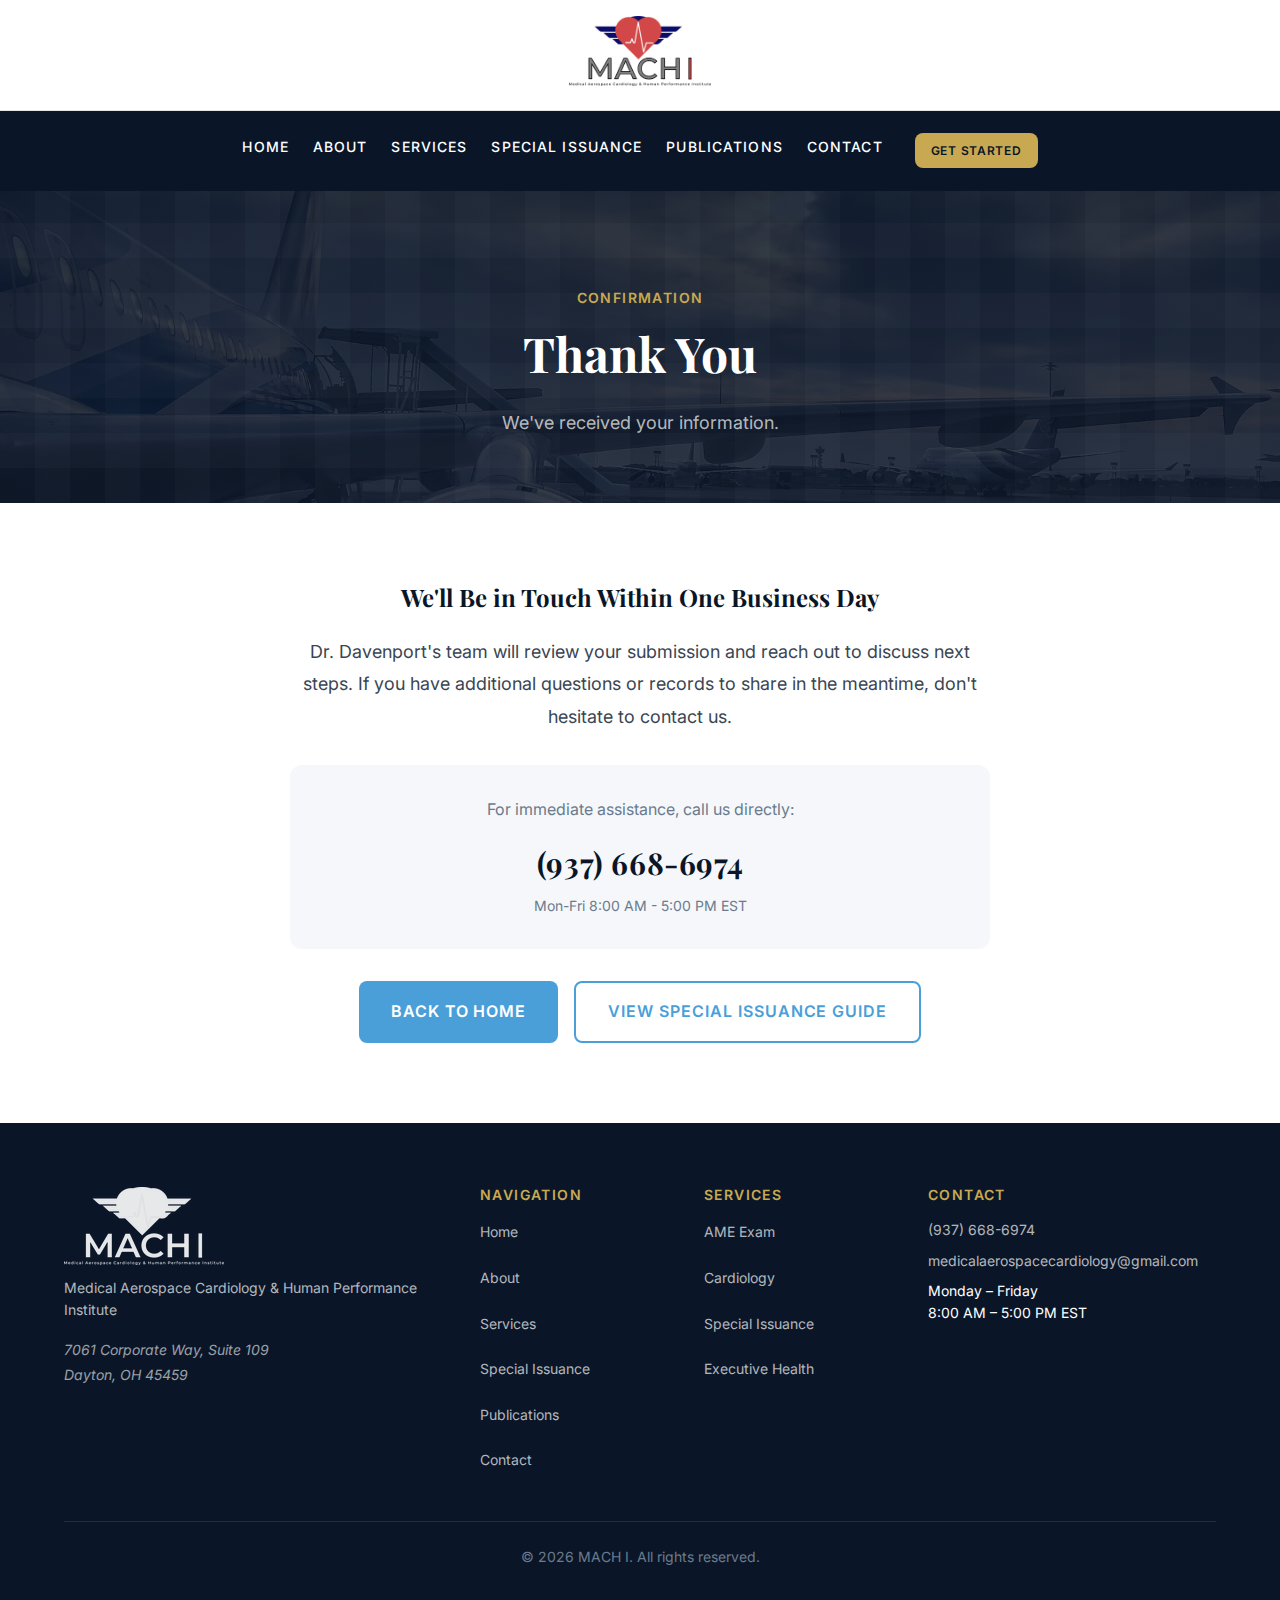
<file: thank-you.html>
<!DOCTYPE html>
<html lang="en">
<head>
  <meta charset="UTF-8">
  <meta name="viewport" content="width=device-width, initial-scale=1.0">
  <title>Thank You | MACH I</title>
  <meta name="description" content="Thank you for contacting MACH I. We'll be in touch within one business day.">
  <meta name="robots" content="noindex, nofollow">
  <link rel="preconnect" href="https://fonts.googleapis.com">
  <link rel="preconnect" href="https://fonts.gstatic.com" crossorigin>
  <link href="https://fonts.googleapis.com/css2?family=Inter:wght@400;500;600;700&family=Playfair+Display:wght@600;700&display=swap" rel="stylesheet">
  <link rel="stylesheet" href="css/styles.css">
  <link rel="icon" type="image/svg+xml" href="img/favicon.svg">
</head>
<body>
  <a href="#main" class="skip-to-content">Skip to content</a>
  <div id="site-header"></div>
  <main id="main">

    <!-- Page Hero -->
    <section class="page-hero page-hero--contact">
      <div class="container">
        <div class="page-hero-content">
          <p class="section-label">Confirmation</p>
          <h1>Thank You</h1>
          <p class="page-hero-subtitle">We've received your information.</p>
        </div>
      </div>
    </section>

    <!-- Thank You Content -->
    <section class="bg-white">
      <div class="container">
        <div class="thank-you-content" style="max-width: 700px; margin: 0 auto; text-align: center;">
          <h2 style="margin-bottom: var(--space-6);">We'll Be in Touch Within One Business Day</h2>
          <p style="font-size: var(--text-lg); color: var(--color-dark-gray); line-height: var(--leading-relaxed); margin-bottom: var(--space-8);">Dr. Davenport's team will review your submission and reach out to discuss next steps. If you have additional questions or records to share in the meantime, don't hesitate to contact us.</p>

          <div style="background-color: var(--color-off-white); border-radius: var(--border-radius-lg); padding: var(--space-8); margin-bottom: var(--space-8);">
            <p style="font-size: var(--text-base); color: var(--color-medium-gray); margin-bottom: var(--space-4);">For immediate assistance, call us directly:</p>
            <a href="tel:+19376686974" class="phone-cta phone-cta--dark" style="font-size: var(--text-3xl);">(937) 668-6974</a>
            <p style="color: var(--color-medium-gray); margin-top: var(--space-2); font-size: var(--text-sm);">Mon-Fri 8:00 AM - 5:00 PM EST</p>
          </div>

          <div style="display: flex; gap: var(--space-4); justify-content: center; flex-wrap: wrap;">
            <a href="index.html" class="btn btn-primary btn-lg">Back to Home</a>
            <a href="special-issuance.html" class="btn btn-secondary btn-lg">View Special Issuance Guide</a>
          </div>
        </div>
      </div>
    </section>

  </main>
  <div id="site-footer"></div>
  <script src="js/main.js?v=3"></script>
</body>
</html>
</file>
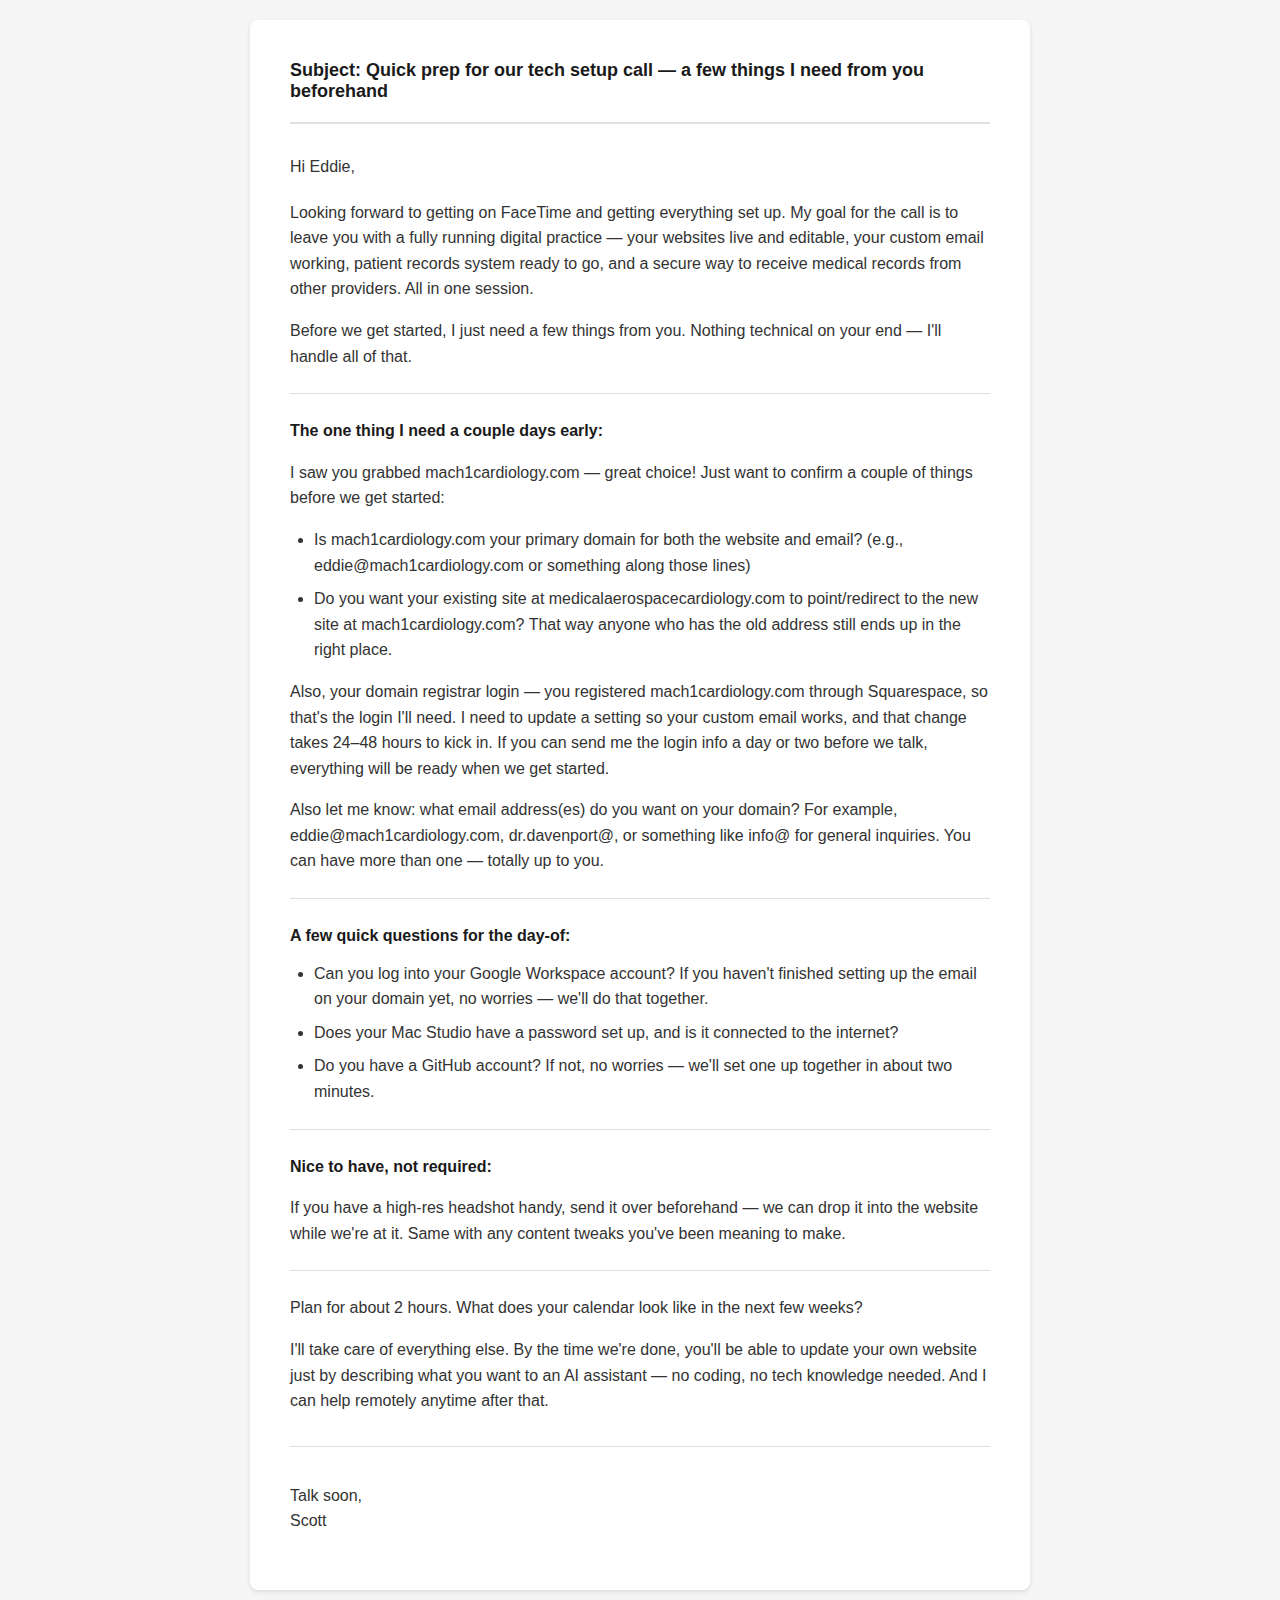
<file: prep/email-preview.html>
<!DOCTYPE html>
<html lang="en">
<head>
    <meta charset="UTF-8">
    <meta name="viewport" content="width=device-width, initial-scale=1.0">
    <title>Email Preview</title>
    <style>
        body {
            font-family: -apple-system, BlinkMacSystemFont, "Segoe UI", Arial, sans-serif;
            background-color: #f5f5f5;
            margin: 0;
            padding: 20px;
        }
        .container {
            max-width: 700px;
            margin: 0 auto;
            background-color: white;
            padding: 40px;
            border-radius: 8px;
            box-shadow: 0 2px 4px rgba(0, 0, 0, 0.1);
        }
        .subject {
            font-size: 18px;
            font-weight: 600;
            color: #1a1a1a;
            margin-bottom: 30px;
            padding-bottom: 20px;
            border-bottom: 2px solid #e0e0e0;
        }
        .body {
            color: #333;
            line-height: 1.6;
            font-size: 16px;
        }
        p {
            margin: 16px 0;
        }
        .greeting {
            margin-bottom: 20px;
        }
        h3 {
            font-size: 16px;
            font-weight: 600;
            color: #1a1a1a;
            margin-top: 24px;
            margin-bottom: 12px;
        }
        ul {
            margin: 12px 0;
            padding-left: 24px;
        }
        li {
            margin: 8px 0;
        }
        hr {
            border: none;
            border-top: 1px solid #e0e0e0;
            margin: 24px 0;
        }
        .signature {
            margin-top: 32px;
            padding-top: 20px;
            border-top: 1px solid #e0e0e0;
        }
    </style>
</head>
<body>
    <div class="container">
        <div class="subject">Subject: Quick prep for our tech setup call — a few things I need from you beforehand</div>

        <div class="body">
            <p class="greeting">Hi Eddie,</p>

            <p>Looking forward to getting on FaceTime and getting everything set up. My goal for the call is to leave you with a fully running digital practice — your websites live and editable, your custom email working, patient records system ready to go, and a secure way to receive medical records from other providers. All in one session.</p>

            <p>Before we get started, I just need a few things from you. Nothing technical on your end — I'll handle all of that.</p>

            <hr>

            <h3>The one thing I need a couple days early:</h3>

            <p>I saw you grabbed mach1cardiology.com — great choice! Just want to confirm a couple of things before we get started:</p>

            <ul>
                <li>Is mach1cardiology.com your primary domain for both the website and email? (e.g., eddie@mach1cardiology.com or something along those lines)</li>
                <li>Do you want your existing site at medicalaerospacecardiology.com to point/redirect to the new site at mach1cardiology.com? That way anyone who has the old address still ends up in the right place.</li>
            </ul>

            <p>Also, your domain registrar login — you registered mach1cardiology.com through Squarespace, so that's the login I'll need. I need to update a setting so your custom email works, and that change takes 24–48 hours to kick in. If you can send me the login info a day or two before we talk, everything will be ready when we get started.</p>

            <p>Also let me know: what email address(es) do you want on your domain? For example, eddie@mach1cardiology.com, dr.davenport@, or something like info@ for general inquiries. You can have more than one — totally up to you.</p>

            <hr>

            <h3>A few quick questions for the day-of:</h3>

            <ul>
                <li>Can you log into your Google Workspace account? If you haven't finished setting up the email on your domain yet, no worries — we'll do that together.</li>
                <li>Does your Mac Studio have a password set up, and is it connected to the internet?</li>
                <li>Do you have a GitHub account? If not, no worries — we'll set one up together in about two minutes.</li>
            </ul>

            <hr>

            <h3>Nice to have, not required:</h3>

            <p>If you have a high-res headshot handy, send it over beforehand — we can drop it into the website while we're at it. Same with any content tweaks you've been meaning to make.</p>

            <hr>

            <p>Plan for about 2 hours. What does your calendar look like in the next few weeks?</p>

            <p>I'll take care of everything else. By the time we're done, you'll be able to update your own website just by describing what you want to an AI assistant — no coding, no tech knowledge needed. And I can help remotely anytime after that.</p>

            <div class="signature">
                <p>Talk soon,<br>Scott</p>
            </div>
        </div>
    </div>
</body>
</html>
</file>
<file: css/styles.css>
/* ============================================================
   MACH I Website — Complete Stylesheet
   ============================================================ */

/* ============================================================
   1. CSS RESET & NORMALIZE
   ============================================================ */

* {
  margin: 0;
  padding: 0;
  box-sizing: border-box;
}

html {
  scroll-behavior: smooth;
}

body {
  margin: 0;
  padding: 0;
}

img {
  max-width: 100%;
  height: auto;
  display: block;
}

button {
  cursor: pointer;
}

a {
  transition: color 0.2s ease;
}

/* ============================================================
   2. CSS CUSTOM PROPERTIES
   ============================================================ */

:root {
  /* Colors — Primary */
  --color-navy: #0A1628;
  --color-deep-blue: #1B3A5C;
  --color-steel-blue: #2E6B9E;
  --color-sky-blue: #4A9FD9;

  /* Colors — Accent */
  --color-gold: #C8A951;
  --color-gold-hover: #D4B96A;

  /* Colors — Neutral */
  --color-white: #FFFFFF;
  --color-off-white: #F5F7FA;
  --color-light-gray: #E8ECF1;
  --color-medium-gray: #6B7B8D;
  --color-dark-gray: #3A4553;

  /* Colors — Semantic */
  --color-success: #2D8F5E;
  --color-error: #C43B3B;

  /* Typography */
  --font-heading: 'Playfair Display', Georgia, serif;
  --font-body: 'Inter', -apple-system, BlinkMacSystemFont, sans-serif;

  /* Type Scale */
  --text-xs: 0.75rem;    /* 12px */
  --text-sm: 0.875rem;   /* 14px */
  --text-base: 1rem;     /* 16px */
  --text-lg: 1.125rem;   /* 18px */
  --text-xl: 1.25rem;    /* 20px */
  --text-2xl: 1.5rem;    /* 24px */
  --text-3xl: 1.875rem;  /* 30px */
  --text-4xl: 2.25rem;   /* 36px */
  --text-5xl: 3rem;      /* 48px */
  --text-6xl: 3.75rem;   /* 60px */

  /* Line Heights */
  --leading-tight: 1.2;
  --leading-normal: 1.6;
  --leading-relaxed: 1.8;

  /* Spacing Scale */
  --space-1: 0.25rem;   /* 4px */
  --space-2: 0.5rem;    /* 8px */
  --space-3: 0.75rem;   /* 12px */
  --space-4: 1rem;      /* 16px */
  --space-5: 1.25rem;   /* 20px */
  --space-6: 1.5rem;    /* 24px */
  --space-8: 2rem;      /* 32px */
  --space-10: 2.5rem;   /* 40px */
  --space-12: 3rem;     /* 48px */
  --space-16: 4rem;     /* 64px */
  --space-20: 5rem;     /* 80px */
  --space-24: 6rem;     /* 96px */

  /* Layout */
  --container-max: 1200px;
  --container-padding: var(--space-6);

  /* Border Radius */
  --border-radius-sm: 4px;
  --border-radius-md: 8px;
  --border-radius-lg: 12px;
  --border-radius-xl: 16px;

  /* Shadows */
  --shadow-sm: 0 1px 3px rgba(10, 22, 40, 0.08);
  --shadow-md: 0 4px 12px rgba(10, 22, 40, 0.12);
  --shadow-lg: 0 8px 30px rgba(10, 22, 40, 0.16);
  --shadow-xl: 0 12px 40px rgba(10, 22, 40, 0.20);
}

/* ============================================================
   3. BASE TYPOGRAPHY
   ============================================================ */

body {
  font-family: var(--font-body);
  font-size: var(--text-base);
  line-height: var(--leading-normal);
  color: var(--color-dark-gray);
  background-color: var(--color-white);
}

h1, h2 {
  font-family: var(--font-heading);
  line-height: var(--leading-tight);
  color: var(--color-navy);
}

h3, h4, h5, h6 {
  font-family: var(--font-body);
  font-weight: 600;
  line-height: var(--leading-tight);
  color: var(--color-navy);
}

h1 {
  font-weight: 700;
}

h2 {
  font-weight: 700;
}

h3 {
  font-size: var(--text-2xl);
}

h4 {
  font-size: var(--text-lg);
}

h5 {
  font-size: var(--text-base);
}

h6 {
  font-size: var(--text-sm);
}

p {
  margin-bottom: var(--space-4);
}

p:last-child {
  margin-bottom: 0;
}

a {
  color: var(--color-steel-blue);
  text-decoration: none;
}

a:hover {
  color: var(--color-sky-blue);
  text-decoration: underline;
}

a:focus {
  outline: 2px solid var(--color-sky-blue);
  outline-offset: 2px;
}

strong, b {
  font-weight: 600;
}

/* ============================================================
   4. LAYOUT UTILITIES
   ============================================================ */

.container {
  max-width: var(--container-max);
  margin: 0 auto;
  padding: 0 var(--container-padding);
}

section {
  padding: var(--space-20) 0;
}

@media (max-width: 767px) {
  section {
    padding: var(--space-12) 0;
  }
}

/* Utility: hidden (for honeypot fields, etc.) */
.hidden {
  display: none !important;
}

/* ============================================================
   5. HEADER & NAVIGATION
   ============================================================ */

/* Logo Banner — full-color logo strip above the nav */
.logo-banner {
  background: #ffffff;
  padding: 1rem 0;
  text-align: center;
  border-bottom: 1px solid #e5e5e5;
}

.logo-banner a {
  display: inline-block;
  line-height: 0;
}

.logo-banner-img {
  height: 70px;
  width: auto;
  display: inline-block;
}

.site-header {
  background-color: var(--color-navy);
  height: 80px;
  position: sticky;
  top: 0;
  z-index: 1000;
  display: flex;
  align-items: center;
  transition: box-shadow 0.2s ease;
}

.site-header.header-scrolled {
  box-shadow: var(--shadow-md);
}

.header-inner {
  display: flex;
  align-items: center;
  justify-content: space-between;
  gap: var(--space-8);
}

.logo {
  display: flex;
  align-items: center;
  text-decoration: none;
  flex-shrink: 0;
}

.logo:hover {
  text-decoration: none;
  opacity: 0.9;
}

.logo-img {
  display: block;
  height: 45px;
  width: auto;
  /* White silhouette treatment for navy header background */
  filter: brightness(0) invert(1);
}

/* Legacy text logo styles (kept for fallback) */
.logo-mark {
  font-family: var(--font-heading);
  font-weight: 700;
  font-size: var(--text-2xl);
  color: var(--color-white);
  letter-spacing: 0.15em;
  line-height: 1;
}

.logo-tagline {
  font-size: var(--text-xs);
  color: var(--color-medium-gray);
  display: block;
  line-height: 1.3;
  white-space: nowrap;
}

/* Main Navigation */
.main-nav {
  display: flex;
  align-items: center;
  gap: var(--space-8);
  margin-left: auto;
}

.nav-links {
  display: flex;
  list-style: none;
  gap: var(--space-6);
  margin: 0;
  padding: 0;
}

.nav-links a {
  font-size: var(--text-sm);
  font-weight: 500;
  color: var(--color-white);
  text-transform: uppercase;
  letter-spacing: 0.08em;
  transition: color 0.2s ease, border-bottom 0.2s ease;
  position: relative;
  padding-bottom: 2px;
  text-decoration: none;
  white-space: nowrap;
}

.nav-links a:hover,
.nav-links a[aria-current="page"] {
  color: var(--color-gold);
  border-bottom: 2px solid var(--color-gold);
  text-decoration: none;
}

.nav-cta {
  white-space: nowrap;
}

/* Mobile Menu Toggle */
.mobile-menu-toggle {
  display: none;
  flex-direction: column;
  background: none;
  border: none;
  gap: 6px;
  cursor: pointer;
  z-index: 1001;
  padding: var(--space-2);
}

.hamburger-line {
  width: 24px;
  height: 2px;
  background-color: var(--color-white);
  transition: all 0.3s ease;
  display: block;
}

.mobile-menu-toggle.active .hamburger-line:nth-child(1) {
  transform: rotate(45deg) translate(6px, 6px);
}

.mobile-menu-toggle.active .hamburger-line:nth-child(2) {
  opacity: 0;
}

.mobile-menu-toggle.active .hamburger-line:nth-child(3) {
  transform: rotate(-45deg) translate(6px, -6px);
}

/* Responsive Navigation */
@media (max-width: 767px) {
  .logo-banner-img {
    height: 50px;
  }
}

@media (max-width: 1023px) {
  .mobile-menu-toggle {
    display: flex;
  }

  .main-nav {
    position: fixed;
    top: 0;
    right: 0;
    width: 280px;
    height: 100vh;
    background-color: var(--color-navy);
    padding: var(--space-16) var(--space-8);
    flex-direction: column;
    gap: var(--space-6);
    transform: translateX(100%);
    transition: transform 0.3s ease;
    z-index: 1000;
    box-shadow: var(--shadow-lg);
  }

  .main-nav.mobile-nav-open {
    transform: translateX(0);
  }

  .nav-links {
    flex-direction: column;
    gap: var(--space-6);
  }

  .nav-links a {
    font-size: var(--text-lg);
    padding: var(--space-3) 0;
  }

  .nav-cta {
    width: 100%;
    text-align: center;
  }
}

/* Mobile nav overlay */
body.nav-open {
  overflow: hidden;
}

body.nav-open::before {
  content: '';
  position: fixed;
  inset: 0;
  background-color: rgba(10, 22, 40, 0.5);
  z-index: 999;
  backdrop-filter: blur(0);
}

/* ============================================================
   6. BUTTONS
   ============================================================ */

.btn {
  display: inline-flex;
  align-items: center;
  justify-content: center;
  font-family: var(--font-body);
  text-decoration: none;
  border: none;
  border-radius: var(--border-radius-md);
  cursor: pointer;
  transition: background 0.2s ease, color 0.2s ease, transform 0.2s ease,
              box-shadow 0.2s ease, border-color 0.2s ease;
  font-weight: 600;
  text-transform: uppercase;
  letter-spacing: 0.06em;
}

.btn:hover {
  text-decoration: none;
}

.btn:focus {
  outline: 2px solid var(--color-sky-blue);
  outline-offset: 2px;
}

/* Primary Button */
.btn-primary {
  padding: var(--space-3) var(--space-6);
  background-color: var(--color-sky-blue);
  color: var(--color-white);
  font-size: var(--text-sm);
}

.btn-primary:hover {
  background-color: var(--color-steel-blue);
  transform: translateY(-1px);
  box-shadow: var(--shadow-md);
  color: var(--color-white);
}

.btn-primary:active {
  transform: translateY(0);
}

/* Secondary Button */
.btn-secondary {
  padding: var(--space-3) var(--space-6);
  background-color: transparent;
  color: var(--color-sky-blue);
  font-size: var(--text-sm);
  border: 2px solid var(--color-sky-blue);
}

.btn-secondary:hover {
  background-color: var(--color-sky-blue);
  color: var(--color-white);
}

.btn-secondary:active {
  transform: translateY(0);
}

/* White Outline Button (for dark backgrounds) */
.btn-outline-white {
  padding: var(--space-3) var(--space-6);
  background-color: transparent;
  color: var(--color-white);
  font-size: var(--text-sm);
  border: 2px solid rgba(255, 255, 255, 0.5);
}

.btn-outline-white:hover {
  background-color: rgba(255, 255, 255, 0.1);
  border-color: var(--color-white);
  color: var(--color-white);
}

/* Gold Button */
.btn-gold {
  padding: var(--space-3) var(--space-6);
  background-color: var(--color-gold);
  color: var(--color-navy);
  font-size: var(--text-sm);
  border: none;
}

.btn-gold:hover {
  background-color: var(--color-gold-hover);
  transform: translateY(-1px);
  box-shadow: var(--shadow-md);
  color: var(--color-navy);
}

.btn-gold:active {
  transform: translateY(0);
}

/* Large Button */
.btn-lg {
  padding: var(--space-4) var(--space-8);
  font-size: var(--text-base);
}

/* Button Size Modifiers */
.btn-sm {
  padding: var(--space-2) var(--space-4);
  font-size: var(--text-xs);
}

/* ============================================================
   7. SECTION COMPONENTS
   ============================================================ */

/* Section Header */
.section-header {
  text-align: center;
  max-width: 700px;
  margin: 0 auto var(--space-12);
}

.section-label {
  font-size: var(--text-sm);
  font-weight: 600;
  text-transform: uppercase;
  letter-spacing: 0.1em;
  color: var(--color-gold);
  display: block;
  margin-bottom: var(--space-3);
}

.section-title {
  font-size: var(--text-3xl);
  margin-bottom: var(--space-4);
}

@media (min-width: 1024px) {
  .section-title {
    font-size: var(--text-4xl);
  }
}

.section-subtitle {
  font-size: var(--text-lg);
  color: var(--color-medium-gray);
  line-height: var(--leading-relaxed);
}

/* ============================================================
   8. CARDS
   ============================================================ */

/* Service Card */
.service-card {
  background-color: var(--color-white);
  border-radius: var(--border-radius-lg);
  padding: var(--space-8);
  box-shadow: var(--shadow-sm);
  border: 1px solid var(--color-light-gray);
  transition: transform 0.2s ease, box-shadow 0.2s ease;
}

.service-card:hover {
  transform: translateY(-4px);
  box-shadow: var(--shadow-lg);
}

.service-card-icon {
  width: 56px;
  height: 56px;
  background-color: var(--color-off-white);
  border-radius: var(--border-radius-md);
  display: flex;
  align-items: center;
  justify-content: center;
  margin-bottom: var(--space-4);
  font-size: 28px;
  font-weight: 700;
  color: var(--color-navy);
}

.service-card-title {
  font-size: var(--text-xl);
  margin-bottom: var(--space-2);
}

.service-card-desc {
  font-size: var(--text-sm);
  color: var(--color-medium-gray);
  line-height: var(--leading-relaxed);
  margin-bottom: var(--space-4);
}

.service-card-price {
  font-size: var(--text-2xl);
  font-weight: 700;
  color: var(--color-navy);
  margin-bottom: var(--space-4);
}

/* Team Card */
.team-card {
  background-color: var(--color-white);
  border-radius: var(--border-radius-lg);
  overflow: hidden;
  box-shadow: var(--shadow-md);
  display: flex;
  flex-direction: column;
}

@media (min-width: 1024px) {
  .team-card {
    flex-direction: row;
  }
}

.team-card-photo {
  width: 100%;
  aspect-ratio: 1;
  overflow: hidden;
  flex-shrink: 0;
}

@media (min-width: 1024px) {
  .team-card-photo {
    width: 280px;
    min-width: 280px;
  }
}

.photo-placeholder {
  width: 100%;
  height: 100%;
  display: flex;
  align-items: center;
  justify-content: center;
  font-size: var(--text-4xl);
  color: var(--color-white);
  font-family: var(--font-heading);
  font-weight: 700;
}

.team-card-info {
  padding: var(--space-8);
  display: flex;
  flex-direction: column;
  justify-content: center;
}

.team-card-info h3 {
  font-size: var(--text-xl);
  margin-bottom: var(--space-2);
}

.team-card-role {
  font-size: var(--text-sm);
  color: var(--color-steel-blue);
  font-weight: 600;
  text-transform: uppercase;
  letter-spacing: 0.04em;
  margin-bottom: var(--space-4);
}

.team-card-bio {
  font-size: var(--text-sm);
  color: var(--color-medium-gray);
  line-height: var(--leading-relaxed);
  margin-bottom: var(--space-4);
}

.team-card-credentials {
  list-style: none;
  padding: 0;
  margin: 0;
}

.team-card-credentials li {
  font-size: var(--text-sm);
  color: var(--color-medium-gray);
  padding: var(--space-1) 0 var(--space-1) var(--space-5);
  position: relative;
}

.team-card-credentials li::before {
  content: '\2713';
  position: absolute;
  left: 0;
  color: var(--color-gold);
  font-weight: 700;
}

/* Credential Card */
.credential-card {
  background-color: var(--color-off-white);
  border-radius: var(--border-radius-md);
  padding: var(--space-6);
  margin-bottom: var(--space-4);
  border-left: 4px solid var(--color-gold);
}

.credential-card h4 {
  font-size: var(--text-lg);
  margin-bottom: var(--space-2);
  color: var(--color-navy);
}

.credential-card p {
  font-size: var(--text-sm);
  color: var(--color-medium-gray);
  margin-bottom: 0;
}

.credential-icon {
  font-size: 32px;
  margin-bottom: var(--space-3);
}

/* Service Detail Card */
.service-detail-card {
  background-color: var(--color-white);
  border-radius: var(--border-radius-lg);
  border: 1px solid var(--color-light-gray);
  overflow: hidden;
  box-shadow: var(--shadow-sm);
}

.service-detail-card--featured {
  border: 2px solid var(--color-gold);
}

.service-detail-header {
  display: flex;
  justify-content: space-between;
  align-items: center;
  padding: var(--space-6) var(--space-8);
  border-bottom: 1px solid var(--color-light-gray);
  flex-wrap: wrap;
  gap: var(--space-4);
}

.service-detail-header h3 {
  font-size: var(--text-xl);
  color: var(--color-navy);
  margin-bottom: 0;
}

.service-detail-price {
  display: flex;
  align-items: center;
  gap: var(--space-2);
}

.price-amount {
  font-size: var(--text-2xl);
  font-weight: 700;
  color: var(--color-navy);
}

.price-badge {
  background-color: var(--color-gold);
  color: var(--color-navy);
  padding: var(--space-1) var(--space-3);
  border-radius: var(--border-radius-sm);
  font-size: var(--text-xs);
  font-weight: 700;
  text-transform: uppercase;
}

.service-detail-body {
  padding: var(--space-6) var(--space-8);
}

.service-detail-desc {
  font-size: var(--text-sm);
  color: var(--color-medium-gray);
  line-height: var(--leading-relaxed);
  margin-bottom: var(--space-4);
}

.service-detail-includes {
  list-style: none;
  padding: 0;
  margin: 0;
}

.service-detail-includes li {
  font-size: var(--text-sm);
  color: var(--color-medium-gray);
  padding: var(--space-2) 0 var(--space-2) var(--space-5);
  position: relative;
}

.service-detail-includes li::before {
  content: '\2713';
  position: absolute;
  left: 0;
  color: var(--color-gold);
  font-weight: 700;
}

.service-detail-footer {
  padding: var(--space-4) var(--space-8) var(--space-6);
  border-top: 1px solid var(--color-light-gray);
}

/* ============================================================
   9. HERO SECTION
   ============================================================ */

.hero {
  background: linear-gradient(135deg, var(--color-navy) 0%, var(--color-deep-blue) 50%, #1a4a7a 100%);
  min-height: 85vh;
  display: flex;
  align-items: center;
  position: relative;
  overflow: hidden;
  padding: var(--space-20) 0;
}

.hero--with-bg {
  background-image:
    linear-gradient(135deg, rgba(10, 22, 40, 0.82) 0%, rgba(27, 58, 92, 0.78) 50%, rgba(26, 74, 122, 0.75) 100%),
    url('../img/hero-cockpit-pilot.jpg');
  background-size: cover;
  background-position: center 30%;
  background-repeat: no-repeat;
}

.hero::before {
  content: '';
  position: absolute;
  inset: 0;
  background-image:
    repeating-linear-gradient(
      0deg,
      transparent,
      transparent 35px,
      rgba(255, 255, 255, 0.03) 35px,
      rgba(255, 255, 255, 0.03) 70px
    ),
    repeating-linear-gradient(
      90deg,
      transparent,
      transparent 35px,
      rgba(255, 255, 255, 0.03) 35px,
      rgba(255, 255, 255, 0.03) 70px
    );
  pointer-events: none;
}

.hero-overlay {
  position: absolute;
  inset: 0;
  opacity: 0;
}

.hero-content {
  position: relative;
  z-index: 1;
  color: var(--color-white);
}

.hero-label {
  font-size: var(--text-sm);
  font-weight: 600;
  text-transform: uppercase;
  letter-spacing: 0.1em;
  color: var(--color-gold);
  display: block;
  margin-bottom: var(--space-4);
}

.hero-title {
  font-family: var(--font-heading);
  font-size: var(--text-4xl);
  color: var(--color-white);
  margin-bottom: var(--space-6);
  max-width: 800px;
  line-height: var(--leading-tight);
}

@media (min-width: 1024px) {
  .hero-title {
    font-size: var(--text-5xl);
  }
}

.hero-subtitle {
  font-size: var(--text-lg);
  color: rgba(255, 255, 255, 0.8);
  max-width: 600px;
  margin-bottom: var(--space-8);
  line-height: var(--leading-relaxed);
}

.hero-actions {
  display: flex;
  gap: var(--space-4);
  flex-wrap: wrap;
  align-items: center;
}

/* ============================================================
   10. TRUST BAR
   ============================================================ */

.trust-bar {
  background-color: var(--color-white);
  border-bottom: 1px solid var(--color-light-gray);
  padding: var(--space-8) 0;
}

.trust-items {
  display: flex;
  justify-content: center;
  gap: var(--space-12);
  flex-wrap: wrap;
}

.trust-item {
  text-align: center;
  min-width: 150px;
}

.trust-number {
  font-family: var(--font-heading);
  font-size: var(--text-3xl);
  font-weight: 700;
  color: var(--color-gold);
  display: block;
  line-height: 1;
}

.trust-label {
  font-size: var(--text-sm);
  color: var(--color-medium-gray);
  text-transform: uppercase;
  letter-spacing: 0.06em;
  display: block;
  margin-top: var(--space-2);
}

/* ============================================================
   11. PAGE HERO
   ============================================================ */

.page-hero {
  background-color: var(--color-navy);
  padding: var(--space-24) 0 var(--space-16);
  text-align: center;
  position: relative;
  overflow: hidden;
}

.page-hero--about {
  background-image:
    linear-gradient(180deg, rgba(10, 22, 40, 0.88) 0%, rgba(10, 22, 40, 0.80) 100%),
    url('../img/military-cockpit.jpg');
  background-size: cover;
  background-position: center 25%;
  background-repeat: no-repeat;
}

.page-hero--services {
  background-image:
    linear-gradient(180deg, rgba(10, 22, 40, 0.85) 0%, rgba(10, 22, 40, 0.80) 100%),
    url('../img/aviation-instruments.jpg');
  background-size: cover;
  background-position: center;
  background-repeat: no-repeat;
}

.page-hero--special-issuance {
  background-image:
    linear-gradient(180deg, rgba(10, 22, 40, 0.85) 0%, rgba(10, 22, 40, 0.80) 100%),
    url('../img/above-clouds.jpg');
  background-size: cover;
  background-position: center;
  background-repeat: no-repeat;
}

.page-hero--contact {
  background-image:
    linear-gradient(180deg, rgba(10, 22, 40, 0.88) 0%, rgba(10, 22, 40, 0.80) 100%),
    url('../img/dayton-aviation.jpg');
  background-size: cover;
  background-position: center 40%;
  background-repeat: no-repeat;
}

.page-hero--publications {
  background-image:
    linear-gradient(180deg, rgba(10, 22, 40, 0.88) 0%, rgba(10, 22, 40, 0.80) 100%),
    url('../img/medical-stethoscope.jpg');
  background-size: cover;
  background-position: center;
  background-repeat: no-repeat;
}

.page-hero::before {
  content: '';
  position: absolute;
  inset: 0;
  background-image:
    repeating-linear-gradient(
      0deg,
      transparent,
      transparent 35px,
      rgba(255, 255, 255, 0.02) 35px,
      rgba(255, 255, 255, 0.02) 70px
    ),
    repeating-linear-gradient(
      90deg,
      transparent,
      transparent 35px,
      rgba(255, 255, 255, 0.02) 35px,
      rgba(255, 255, 255, 0.02) 70px
    );
  pointer-events: none;
}

.page-hero .container {
  position: relative;
  z-index: 1;
}

.page-hero h1 {
  color: #FFFFFF;
  font-size: var(--text-4xl);
  max-width: 800px;
  margin: 0 auto var(--space-6);
  line-height: var(--leading-tight);
}

@media (min-width: 1024px) {
  .page-hero h1 {
    font-size: var(--text-5xl);
  }
}

.page-hero .section-label {
  margin-bottom: var(--space-4);
}

.page-hero-subtitle {
  color: rgba(255, 255, 255, 0.7);
  font-size: var(--text-lg);
  max-width: 600px;
  margin: 0 auto;
  line-height: var(--leading-relaxed);
}

/* ============================================================
   12. CTA BANNER
   ============================================================ */

.cta-banner {
  background: linear-gradient(135deg, var(--color-deep-blue), var(--color-navy));
  padding: var(--space-16) 0;
  text-align: center;
}

.cta-banner--with-bg {
  background-image:
    linear-gradient(135deg, rgba(27, 58, 92, 0.90), rgba(10, 22, 40, 0.92)),
    url('../img/hero-sky-clouds.jpg');
  background-size: cover;
  background-position: center;
  background-repeat: no-repeat;
}

.cta-banner-content {
  display: flex;
  flex-direction: column;
  align-items: center;
}

.cta-banner h2 {
  color: var(--color-white);
  font-size: var(--text-4xl);
  margin-bottom: var(--space-4);
}

.cta-banner p {
  color: rgba(255, 255, 255, 0.8);
  font-size: var(--text-lg);
  margin-bottom: var(--space-8);
  max-width: 600px;
}

.cta-banner-actions {
  display: flex;
  justify-content: center;
  gap: var(--space-4);
  flex-wrap: wrap;
}

/* ============================================================
   13. FEATURED SERVICES SECTION
   ============================================================ */

.featured-services {
  background-color: var(--color-off-white);
}

.services-grid {
  display: grid;
  grid-template-columns: repeat(4, 1fr);
  gap: var(--space-6);
  margin-bottom: var(--space-12);
}

@media (max-width: 1023px) {
  .services-grid {
    grid-template-columns: repeat(2, 1fr);
  }
}

@media (max-width: 767px) {
  .services-grid {
    grid-template-columns: 1fr;
  }
}

.section-cta {
  text-align: center;
  margin-top: var(--space-10);
}

/* ============================================================
   14. PROBLEM/SOLUTION SECTION
   ============================================================ */

.problem-solution {
  background: linear-gradient(180deg, var(--color-navy) 0%, var(--color-deep-blue) 100%);
}

.problem-solution-grid {
  display: grid;
  grid-template-columns: repeat(3, 1fr);
  gap: var(--space-6);
  margin: var(--space-10) 0;
}

@media (max-width: 767px) {
  .problem-solution-grid {
    grid-template-columns: 1fr;
  }
}

.ps-card {
  background-color: rgba(255, 255, 255, 0.06);
  border: 1px solid rgba(255, 255, 255, 0.1);
  border-radius: var(--border-radius-lg);
  padding: var(--space-8);
  text-align: center;
  transition: background-color 0.2s ease, border-color 0.2s ease;
}

.ps-card:hover {
  background-color: rgba(255, 255, 255, 0.1);
  border-color: rgba(255, 255, 255, 0.2);
}

.ps-card h3 {
  color: var(--color-gold);
  font-size: var(--text-xl);
  margin-bottom: var(--space-3);
}

.ps-card p {
  color: rgba(255, 255, 255, 0.7);
  font-size: var(--text-sm);
  margin-bottom: 0;
  line-height: var(--leading-relaxed);
}

/* ============================================================
   15. CREDIBILITY BLOCK
   ============================================================ */

.credibility-section {
  /* background controlled by utility classes (bg-navy, bg-off-white, etc.) */
}

.credibility-block {
  background-color: var(--color-white);
  border: 1px solid var(--color-light-gray);
  border-radius: var(--border-radius-lg);
  padding: var(--space-10);
  box-shadow: var(--shadow-sm);
}

.cred-grid {
  display: grid;
  grid-template-columns: repeat(2, 1fr);
  gap: var(--space-4) var(--space-8);
}

@media (max-width: 767px) {
  .cred-grid {
    grid-template-columns: 1fr;
  }
}

.cred-item {
  padding: var(--space-3) 0;
  border-bottom: 1px solid var(--color-light-gray);
}

.cred-label {
  font-size: var(--text-xs);
  text-transform: uppercase;
  letter-spacing: 0.08em;
  color: var(--color-gold);
  display: block;
  margin-bottom: var(--space-1);
}

.cred-value {
  font-size: var(--text-sm);
  color: var(--color-dark-gray);
  font-weight: 500;
}

/* ============================================================
   16. MISSION SECTION
   ============================================================ */

.mission-section {
  background-color: var(--color-white);
}

.mission-grid {
  display: grid;
  grid-template-columns: 1.2fr 1fr;
  gap: var(--space-12);
}

@media (max-width: 767px) {
  .mission-grid {
    grid-template-columns: 1fr;
  }
}

.mission-content p {
  margin-bottom: var(--space-4);
  font-size: var(--text-lg);
  color: var(--color-dark-gray);
}

.value-item {
  padding: var(--space-5) 0;
  border-bottom: 1px solid var(--color-light-gray);
}

.value-item h4 {
  color: var(--color-navy);
  font-size: var(--text-lg);
  margin-bottom: var(--space-2);
}

.value-item p {
  font-size: var(--text-sm);
  color: var(--color-medium-gray);
  margin-bottom: 0;
}

/* ============================================================
   17. TEAM SECTION
   ============================================================ */

.team-section {
  background-color: var(--color-off-white);
}

.team-cards {
  display: flex;
  flex-direction: column;
  gap: var(--space-8);
}

/* Dr. Profile Layout — About page */
.dr-profile {
  margin-bottom: var(--space-12);
}

.dr-profile-header {
  display: flex;
  align-items: center;
  gap: var(--space-6);
  margin-bottom: var(--space-6);
}

.dr-initials {
  width: 100px;
  height: 100px;
  border-radius: 50%;
  display: flex;
  align-items: center;
  justify-content: center;
  font-family: var(--font-heading);
  font-size: var(--text-3xl);
  font-weight: 700;
  color: var(--color-white);
  flex-shrink: 0;
}

.dr-initials--ed {
  background: linear-gradient(135deg, var(--color-navy), var(--color-deep-blue));
}

.dr-initials--ay {
  background: linear-gradient(135deg, var(--color-steel-blue), var(--color-sky-blue));
}

.dr-name-block h2 {
  font-size: var(--text-3xl);
  margin-bottom: var(--space-1);
}

.dr-name-block .dr-title {
  font-size: var(--text-base);
  color: var(--color-steel-blue);
  font-weight: 600;
}

.dr-bio {
  font-size: var(--text-lg);
  color: var(--color-dark-gray);
  line-height: var(--leading-relaxed);
  margin-bottom: var(--space-6);
}

@media (max-width: 767px) {
  .dr-profile-header {
    flex-direction: column;
    text-align: center;
  }
}

/* Structured Credentials */
.credentials-section {
  margin-top: var(--space-8);
}

.cred-category {
  margin-bottom: var(--space-6);
}

.cred-category h4 {
  font-size: var(--text-sm);
  text-transform: uppercase;
  letter-spacing: 0.08em;
  color: var(--color-gold);
  margin-bottom: var(--space-3);
  padding-bottom: var(--space-2);
  border-bottom: 1px solid var(--color-light-gray);
}

.cred-category ul {
  list-style: none;
  padding: 0;
  margin: 0;
}

.cred-category li {
  padding: var(--space-2) 0 var(--space-2) var(--space-5);
  position: relative;
  font-size: var(--text-sm);
  color: var(--color-dark-gray);
  margin-bottom: 0;
}

.cred-category li::before {
  content: '\25B8';
  position: absolute;
  left: 0;
  color: var(--color-steel-blue);
}

/* Dayton section */
.dayton-section {
  background-color: var(--color-off-white);
}

.dayton-section--with-bg {
  background-image:
    linear-gradient(180deg, rgba(245, 247, 250, 0.93) 0%, rgba(245, 247, 250, 0.88) 100%),
    url('../img/airplane-wing-sky.jpg');
  background-size: cover;
  background-position: center;
  background-repeat: no-repeat;
}

/* About page doctor profile image accent */
.dr-profile-accent {
  position: relative;
}

.dr-profile-accent::before {
  content: '';
  position: absolute;
  top: -20px;
  right: -20px;
  width: 200px;
  height: 200px;
  background-image: url('../img/cardiology-heart.jpg');
  background-size: cover;
  background-position: center;
  border-radius: var(--border-radius-lg);
  opacity: 0.08;
  pointer-events: none;
  z-index: 0;
}

@media (max-width: 767px) {
  .dr-profile-accent::before {
    display: none;
  }
}

/* ============================================================
   18. SERVICES PAGE
   ============================================================ */

.services-intro {
  background-color: var(--color-white);
}

.services-intro-text {
  font-size: var(--text-lg);
  color: var(--color-dark-gray);
  max-width: 800px;
  margin: 0 auto var(--space-8);
  text-align: center;
  line-height: var(--leading-relaxed);
}

.services-nav-pills {
  display: flex;
  justify-content: center;
  gap: var(--space-3);
  flex-wrap: wrap;
}

.pill {
  padding: var(--space-2) var(--space-5);
  border-radius: 999px;
  font-size: var(--text-sm);
  font-weight: 500;
  background-color: var(--color-off-white);
  color: var(--color-dark-gray);
  border: 1px solid var(--color-light-gray);
  transition: all 0.2s ease;
  cursor: pointer;
  text-decoration: none;
  display: inline-block;
}

.pill:hover,
.pill.active {
  background-color: var(--color-sky-blue);
  color: var(--color-white);
  border-color: var(--color-sky-blue);
  text-decoration: none;
}

/* Service category sections */
.service-category {
  padding: var(--space-16) 0;
}

.service-category.bg-off-white {
  background-color: var(--color-off-white);
}

.service-category-header {
  margin-bottom: var(--space-8);
}

.service-category-header h2 {
  font-size: var(--text-3xl);
  margin-bottom: var(--space-3);
}

.service-cards-stack {
  display: flex;
  flex-direction: column;
  gap: var(--space-6);
}

/* What to expect callout */
.what-to-expect {
  background-color: var(--color-off-white);
  border-radius: var(--border-radius-md);
  padding: var(--space-5) var(--space-6);
  margin-top: var(--space-4);
}

.what-to-expect h4 {
  font-size: var(--text-sm);
  text-transform: uppercase;
  letter-spacing: 0.06em;
  color: var(--color-steel-blue);
  margin-bottom: var(--space-3);
}

.what-to-expect ul {
  list-style: none;
  padding: 0;
  margin: 0;
}

.what-to-expect li {
  padding: var(--space-1) 0 var(--space-1) var(--space-5);
  position: relative;
  font-size: var(--text-sm);
  color: var(--color-dark-gray);
  margin-bottom: var(--space-1);
}

.what-to-expect li::before {
  content: '\2192';
  position: absolute;
  left: 0;
  color: var(--color-steel-blue);
}

/* Free consultation banner */
.free-consult-banner {
  background: linear-gradient(135deg, var(--color-deep-blue) 0%, var(--color-navy) 100%);
  border-radius: var(--border-radius-lg);
  padding: var(--space-8) var(--space-10);
  display: flex;
  align-items: center;
  justify-content: space-between;
  gap: var(--space-6);
  flex-wrap: wrap;
}

.free-consult-banner h3 {
  color: var(--color-white);
  font-size: var(--text-2xl);
  margin-bottom: var(--space-2);
}

.free-consult-banner p {
  color: rgba(255, 255, 255, 0.8);
  font-size: var(--text-base);
  margin-bottom: 0;
}

@media (max-width: 767px) {
  .free-consult-banner {
    padding: var(--space-6);
    text-align: center;
    justify-content: center;
  }
}

/* ============================================================
   19. FORM STYLING
   ============================================================ */

.contact-grid {
  display: grid;
  grid-template-columns: 1.5fr 1fr;
  gap: var(--space-10);
}

@media (max-width: 767px) {
  .contact-grid {
    grid-template-columns: 1fr;
  }
}

.contact-form-wrapper h2 {
  font-size: var(--text-3xl);
  margin-bottom: var(--space-3);
}

.contact-form-wrapper > p {
  color: var(--color-medium-gray);
  margin-bottom: var(--space-8);
}

.form-row {
  display: grid;
  grid-template-columns: 1fr 1fr;
  gap: var(--space-4);
}

@media (max-width: 767px) {
  .form-row {
    grid-template-columns: 1fr;
  }
}

.form-group {
  margin-bottom: var(--space-5);
}

label {
  display: block;
  font-size: var(--text-sm);
  font-weight: 600;
  color: var(--color-navy);
  margin-bottom: var(--space-2);
}

input,
select,
textarea {
  width: 100%;
  padding: var(--space-3) var(--space-4);
  border: 1px solid var(--color-light-gray);
  border-radius: var(--border-radius-md);
  font-family: var(--font-body);
  font-size: var(--text-base);
  color: var(--color-dark-gray);
  transition: border-color 0.2s ease, box-shadow 0.2s ease;
  background-color: var(--color-white);
}

input:focus,
select:focus,
textarea:focus {
  outline: none;
  border-color: var(--color-sky-blue);
  box-shadow: 0 0 0 3px rgba(74, 159, 217, 0.15);
}

input:disabled,
select:disabled,
textarea:disabled {
  background-color: var(--color-off-white);
  cursor: not-allowed;
}

textarea {
  resize: vertical;
  min-height: 120px;
}

.form-error {
  display: none;
  font-size: var(--text-xs);
  color: var(--color-error);
  margin-top: var(--space-1);
}

.form-group.error input,
.form-group.error select,
.form-group.error textarea {
  border-color: var(--color-error);
}

.form-group.error .form-error {
  display: block;
}

.form-success {
  display: flex;
  align-items: center;
  gap: var(--space-3);
  padding: var(--space-4);
  background-color: rgba(45, 143, 94, 0.1);
  color: var(--color-success);
  border: 1px solid var(--color-success);
  border-radius: var(--border-radius-md);
  margin-bottom: var(--space-4);
}

/* Radio group styling */
.radio-group {
  display: flex;
  gap: var(--space-6);
  margin-top: var(--space-2);
}

.radio-group label {
  display: flex;
  align-items: center;
  gap: var(--space-2);
  font-weight: 400;
  cursor: pointer;
}

.radio-group input[type="radio"] {
  width: auto;
  margin: 0;
}

/* ============================================================
   20. CONTACT INFO SIDEBAR
   ============================================================ */

.contact-info-card {
  background-color: var(--color-off-white);
  border-radius: var(--border-radius-lg);
  padding: var(--space-8);
  margin-bottom: var(--space-6);
}

.contact-info-card h3 {
  font-size: var(--text-xl);
  color: var(--color-navy);
  margin-bottom: var(--space-6);
}

.contact-info-item {
  margin-bottom: var(--space-5);
}

.contact-info-item:last-child {
  margin-bottom: 0;
}

.contact-info-item h4 {
  font-size: var(--text-sm);
  text-transform: uppercase;
  letter-spacing: 0.06em;
  color: var(--color-medium-gray);
  margin-bottom: var(--space-1);
}

.contact-info-item p {
  font-size: var(--text-base);
  color: var(--color-dark-gray);
  margin-bottom: 0;
}

.contact-info-item a {
  color: var(--color-steel-blue);
}

.contact-info-item a:hover {
  color: var(--color-sky-blue);
  text-decoration: underline;
}

.contact-info-card--highlight {
  background-color: var(--color-navy);
  color: var(--color-white);
}

.contact-info-card--highlight h3 {
  color: var(--color-white);
}

.contact-info-card--highlight p {
  color: rgba(255, 255, 255, 0.8);
}

.contact-info-card--highlight .contact-info-item h4 {
  color: var(--color-gold);
}

.contact-phone-number {
  font-family: var(--font-heading);
  font-size: var(--text-3xl);
  font-weight: 700;
  display: block;
  margin-top: var(--space-2);
}

.contact-info-card--highlight a {
  color: var(--color-white);
}

.contact-info-card--highlight a:hover {
  color: var(--color-gold);
}

/* Travel info card */
.travel-info {
  background-color: var(--color-off-white);
  border-radius: var(--border-radius-lg);
  padding: var(--space-6);
  margin-top: var(--space-6);
}

.travel-info h4 {
  font-size: var(--text-base);
  color: var(--color-navy);
  margin-bottom: var(--space-3);
}

.travel-info p {
  font-size: var(--text-sm);
  color: var(--color-medium-gray);
  margin-bottom: var(--space-2);
}

/* ============================================================
   21. FOOTER
   ============================================================ */

.site-footer {
  background-color: var(--color-navy);
  color: var(--color-white);
  padding: var(--space-16) 0 var(--space-8);
}

.footer-grid {
  display: grid;
  grid-template-columns: 2fr 1fr 1fr 1.5fr;
  gap: var(--space-8);
  margin-bottom: var(--space-10);
}

@media (max-width: 1023px) {
  .footer-grid {
    grid-template-columns: 1fr 1fr;
  }
}

@media (max-width: 767px) {
  .footer-grid {
    grid-template-columns: 1fr;
  }
}

.footer-logo {
  font-family: var(--font-heading);
  font-weight: 700;
  font-size: var(--text-2xl);
  color: var(--color-white);
  letter-spacing: 0.15em;
  display: block;
  margin-bottom: var(--space-3);
}

.footer-logo-link {
  display: block;
  margin-bottom: var(--space-3);
  text-decoration: none;
}

.footer-logo-img {
  display: block;
  width: 160px;
  height: auto;
  /* Invert the dark elements to white for footer readability on navy background */
  filter: brightness(0) invert(1);
  opacity: 0.9;
}

.footer-tagline {
  font-size: var(--text-sm);
  color: rgba(255, 255, 255, 0.7);
  margin-bottom: var(--space-4);
}

.footer-address {
  font-size: var(--text-sm);
  color: rgba(255, 255, 255, 0.6);
  line-height: var(--leading-relaxed);
}

.footer-brand,
.footer-nav,
.footer-services,
.footer-contact {
  display: flex;
  flex-direction: column;
}

.footer-nav h4,
.footer-services h4,
.footer-contact h4 {
  font-size: var(--text-sm);
  text-transform: uppercase;
  letter-spacing: 0.1em;
  color: var(--color-gold);
  margin-bottom: var(--space-4);
}

.footer-nav ul,
.footer-services ul {
  list-style: none;
  padding: 0;
  margin: 0;
  display: flex;
  flex-direction: column;
  gap: var(--space-3);
}

.footer-nav a,
.footer-services a,
.footer-contact a {
  color: rgba(255, 255, 255, 0.7);
  font-size: var(--text-sm);
  transition: color 0.2s ease;
}

.footer-nav a:hover,
.footer-services a:hover,
.footer-contact a:hover {
  color: var(--color-white);
  text-decoration: none;
}

.footer-contact p {
  font-size: var(--text-sm);
  margin-bottom: var(--space-2);
}

.footer-contact p:last-child {
  margin-bottom: 0;
}

.footer-bottom {
  border-top: 1px solid rgba(255, 255, 255, 0.1);
  margin-top: var(--space-10);
  padding-top: var(--space-6);
  text-align: center;
  font-size: var(--text-sm);
  color: var(--color-medium-gray);
}

/* ============================================================
   22. BACKGROUND UTILITIES
   ============================================================ */

.bg-white { background-color: var(--color-white); }
.bg-off-white { background-color: var(--color-off-white); }
.bg-navy { background-color: var(--color-navy); }
.bg-deep-blue { background-color: var(--color-deep-blue); }

/* Lists */
ul, ol {
  margin-bottom: var(--space-4);
  padding-left: var(--space-6);
}

li {
  margin-bottom: var(--space-2);
}

/* ============================================================
   23. SKIP TO CONTENT (ACCESSIBILITY)
   ============================================================ */

.skip-to-content {
  position: absolute;
  top: -100%;
  left: var(--space-4);
  background-color: var(--color-gold);
  color: var(--color-navy);
  padding: var(--space-3) var(--space-6);
  border-radius: var(--border-radius-md);
  font-weight: 600;
  font-size: var(--text-sm);
  z-index: 9999;
  transition: top 0.2s ease;
  text-decoration: none;
}

.skip-to-content:focus {
  top: var(--space-4);
}

/* ============================================================
   24. PHONE CTA
   ============================================================ */

.phone-cta {
  font-family: var(--font-heading);
  font-size: var(--text-3xl);
  font-weight: 700;
  color: var(--color-white);
  text-decoration: none;
  letter-spacing: 0.02em;
  transition: color 0.2s ease;
}

.phone-cta:hover {
  color: var(--color-gold);
  text-decoration: none;
}

.phone-cta--dark {
  color: var(--color-navy);
}

.phone-cta--dark:hover {
  color: var(--color-steel-blue);
}

.phone-cta--hero {
  font-size: var(--text-4xl);
  display: inline-flex;
  align-items: center;
  gap: var(--space-3);
}

@media (max-width: 767px) {
  .phone-cta--hero {
    font-size: var(--text-2xl);
  }
}

/* ============================================================
   25. CREDENTIAL BADGES
   ============================================================ */

.credential-badges {
  display: flex;
  flex-wrap: wrap;
  gap: var(--space-4);
  justify-content: center;
}

.credential-badge {
  display: inline-flex;
  align-items: center;
  gap: var(--space-2);
  padding: var(--space-2) var(--space-4);
  background-color: rgba(255, 255, 255, 0.1);
  border: 1px solid rgba(255, 255, 255, 0.2);
  border-radius: var(--border-radius-sm);
  color: rgba(255, 255, 255, 0.9);
  font-size: var(--text-sm);
  font-weight: 500;
  white-space: nowrap;
}

.credential-badge--gold {
  border-color: var(--color-gold);
  color: var(--color-gold);
}

/* ============================================================
   26. SPECIAL ISSUANCE PAGE (legacy styles removed — see redesign section below)
   ============================================================ */

/* ============================================================
   27. PUBLICATIONS PAGE
   ============================================================ */

.pub-series {
  margin-bottom: var(--space-10);
}

.pub-series-header {
  display: flex;
  align-items: center;
  gap: var(--space-4);
  margin-bottom: var(--space-6);
  padding-bottom: var(--space-4);
  border-bottom: 2px solid var(--color-gold);
}

.pub-series-header h2 {
  margin-bottom: 0;
}

.pub-series-count {
  background-color: var(--color-navy);
  color: var(--color-white);
  padding: var(--space-1) var(--space-3);
  border-radius: var(--border-radius-sm);
  font-size: var(--text-xs);
  font-weight: 700;
  white-space: nowrap;
}

.pub-list {
  list-style: none;
  padding: 0;
  margin: 0;
  counter-reset: pub-counter;
}

.pub-list li {
  counter-increment: pub-counter;
  padding: var(--space-4) var(--space-4) var(--space-4) var(--space-10);
  position: relative;
  border-bottom: 1px solid var(--color-light-gray);
  margin-bottom: 0;
}

.pub-list li::before {
  content: counter(pub-counter);
  position: absolute;
  left: var(--space-2);
  top: var(--space-4);
  width: 24px;
  height: 24px;
  background-color: var(--color-off-white);
  border-radius: 50%;
  display: flex;
  align-items: center;
  justify-content: center;
  font-size: var(--text-xs);
  font-weight: 700;
  color: var(--color-steel-blue);
}

.pub-title {
  font-weight: 600;
  color: var(--color-navy);
  font-size: var(--text-base);
  margin-bottom: var(--space-1);
}

.pub-journal {
  font-size: var(--text-sm);
  color: var(--color-medium-gray);
  font-style: italic;
}

.pub-link {
  font-size: var(--text-sm);
  margin-left: var(--space-3);
}

/* Award Cards */
.awards-section {
  background-color: var(--color-off-white);
}

.awards-grid {
  display: grid;
  grid-template-columns: repeat(3, 1fr);
  gap: var(--space-6);
}

@media (max-width: 767px) {
  .awards-grid {
    grid-template-columns: 1fr;
  }
}

.award-card {
  text-align: center;
  padding: var(--space-8) var(--space-6);
  background-color: var(--color-white);
  border-radius: var(--border-radius-lg);
  border: 1px solid var(--color-light-gray);
  box-shadow: var(--shadow-sm);
}

.award-icon {
  width: 64px;
  height: 64px;
  margin: 0 auto var(--space-4);
  background: linear-gradient(135deg, var(--color-gold), var(--color-gold-hover));
  border-radius: 50%;
  display: flex;
  align-items: center;
  justify-content: center;
  font-size: 28px;
  color: var(--color-navy);
}

.award-card h4 {
  font-size: var(--text-lg);
  margin-bottom: var(--space-2);
}

.award-card p {
  font-size: var(--text-sm);
  color: var(--color-medium-gray);
}

.award-year {
  font-weight: 700;
  color: var(--color-gold);
  font-size: var(--text-sm);
  display: block;
  margin-top: var(--space-2);
}

/* Leadership Table */
.leadership-section {
  background-color: var(--color-white);
}

.leadership-list {
  list-style: none;
  padding: 0;
  margin: 0;
}

.leadership-item {
  display: grid;
  grid-template-columns: 1fr 1.5fr;
  gap: var(--space-4);
  padding: var(--space-4) 0;
  border-bottom: 1px solid var(--color-light-gray);
  margin-bottom: 0;
}

@media (max-width: 767px) {
  .leadership-item {
    grid-template-columns: 1fr;
    gap: var(--space-1);
  }
}

.leadership-role {
  font-weight: 600;
  color: var(--color-navy);
  font-size: var(--text-sm);
}

.leadership-org {
  color: var(--color-medium-gray);
  font-size: var(--text-sm);
}

/* Book Card */

.book-card {
  display: flex;
  gap: var(--space-6);
  padding: var(--space-6);
  background-color: var(--color-white);
  border-radius: var(--border-radius-lg);
  border: 1px solid var(--color-light-gray);
  align-items: center;
}

@media (max-width: 767px) {
  .book-card {
    flex-direction: column;
    text-align: center;
  }
}

.book-cover-placeholder {
  width: 120px;
  height: 160px;
  background: linear-gradient(135deg, var(--color-navy), var(--color-deep-blue));
  border-radius: var(--border-radius-md);
  display: flex;
  align-items: center;
  justify-content: center;
  color: var(--color-gold);
  font-family: var(--font-heading);
  font-size: var(--text-sm);
  font-weight: 700;
  text-align: center;
  padding: var(--space-3);
  flex-shrink: 0;
  line-height: 1.3;
}

.book-info h4 {
  font-size: var(--text-xl);
  margin-bottom: var(--space-2);
}

.book-info p {
  font-size: var(--text-sm);
  color: var(--color-medium-gray);
}

/* Speaking section */
.speaking-section {
  background-color: var(--color-off-white);
}

/* Credential cards grid (publications page) */
.credential-cards {
  display: grid;
  grid-template-columns: repeat(3, 1fr);
  gap: var(--space-4);
  margin: var(--space-6) 0;
}

@media (max-width: 767px) {
  .credential-cards {
    grid-template-columns: 1fr;
  }
}

/* ============================================================
   26a. SPECIAL ISSUANCE PAGE
   ============================================================ */

/* SI Intro Section */
.si-intro-content {
  max-width: 780px;
  margin: 0 auto;
  text-align: center;
}

.si-intro-content h2 {
  font-size: var(--text-3xl);
  margin-bottom: var(--space-8);
  line-height: var(--leading-tight);
}

@media (min-width: 1024px) {
  .si-intro-content h2 {
    font-size: var(--text-4xl);
  }
}

.si-intro-content p {
  font-size: var(--text-lg);
  color: var(--color-dark-gray);
  line-height: var(--leading-relaxed);
  margin-bottom: var(--space-6);
}

.si-intro-cta {
  margin-top: var(--space-10);
}

/* ---- Expanding Condition Cards ---- */

.si-cards {
  display: flex;
  flex-direction: column;
  gap: var(--space-4);
}

/* Individual Card */
.si-card {
  border-top: 3px solid var(--color-gold);
  border-radius: var(--border-radius-md);
  background-color: rgba(255, 255, 255, 0.06);
  overflow: hidden;
  transition: background-color 0.2s ease;
}

.si-card:hover {
  background-color: rgba(255, 255, 255, 0.09);
}

.si-card.si-card--open {
  background-color: rgba(255, 255, 255, 0.10);
}

/* Card Header (button) */
.si-card-header {
  display: flex;
  align-items: flex-start;
  justify-content: space-between;
  gap: var(--space-4);
  width: 100%;
  padding: var(--space-6) var(--space-8);
  background: none;
  border: none;
  text-align: left;
  cursor: pointer;
  font-family: var(--font-body);
  color: var(--color-white);
  transition: background-color 0.2s ease;
}

.si-card-header:hover {
  background-color: rgba(255, 255, 255, 0.04);
}

.si-card-header:focus {
  outline: 2px solid var(--color-sky-blue);
  outline-offset: -2px;
}

.si-card-header-content {
  flex: 1;
  min-width: 0;
}

.si-card-title {
  color: var(--color-white);
  font-size: var(--text-xl);
  font-weight: 700;
  margin-bottom: var(--space-2);
  line-height: var(--leading-tight);
}

.si-card-reassurance {
  color: var(--color-gold);
  font-size: var(--text-sm);
  font-weight: 500;
  margin-bottom: var(--space-2);
  line-height: var(--leading-normal);
}

.si-card-covers {
  color: rgba(255, 255, 255, 0.55);
  font-size: var(--text-sm);
  margin-bottom: 0;
  line-height: var(--leading-normal);
}

.si-card-covers strong {
  color: rgba(255, 255, 255, 0.7);
  font-weight: 600;
}

/* Chevron indicator */
.si-card-chevron {
  flex-shrink: 0;
  width: 24px;
  height: 24px;
  margin-top: var(--space-2);
  position: relative;
  transition: transform 0.3s ease;
}

.si-card-chevron::before,
.si-card-chevron::after {
  content: '';
  position: absolute;
  background-color: var(--color-gold);
  border-radius: 1px;
  transition: transform 0.3s ease;
}

/* Plus sign by default */
.si-card-chevron::before {
  width: 16px;
  height: 2px;
  top: 11px;
  left: 4px;
}

.si-card-chevron::after {
  width: 2px;
  height: 16px;
  top: 4px;
  left: 11px;
}

/* Rotate to minus when open */
.si-card--open .si-card-chevron::after {
  transform: rotate(90deg);
}

/* Card Body (expandable) */
.si-card-body {
  max-height: 0;
  overflow: hidden;
  transition: max-height 0.4s ease;
}

.si-card-body-inner {
  padding: 0 var(--space-8) var(--space-8);
  border-top: 1px solid rgba(255, 255, 255, 0.1);
  padding-top: var(--space-6);
}

/* Card content sections */
.si-card-section {
  margin-bottom: var(--space-6);
}

.si-card-section:last-child {
  margin-bottom: 0;
}

.si-card-section h4 {
  color: var(--color-gold);
  font-size: var(--text-base);
  font-weight: 700;
  text-transform: uppercase;
  letter-spacing: 0.06em;
  margin-bottom: var(--space-3);
}

.si-card-section p {
  color: rgba(255, 255, 255, 0.8);
  font-size: var(--text-sm);
  line-height: var(--leading-relaxed);
  margin-bottom: var(--space-3);
}

.si-card-section p:last-child {
  margin-bottom: 0;
}

/* Note-style section */
.si-card-section--note {
  background-color: rgba(200, 169, 81, 0.08);
  border-left: 3px solid var(--color-gold);
  border-radius: 0 var(--border-radius-sm) var(--border-radius-sm) 0;
  padding: var(--space-4) var(--space-5);
}

.si-card-section--note p {
  margin-bottom: 0;
}

.si-card-section--note a {
  color: var(--color-gold);
}

.si-card-section--note a:hover {
  color: var(--color-gold-hover);
}

/* Test list */
.si-test-list {
  list-style: none;
  padding: 0;
  margin: 0;
}

.si-test-list li {
  color: rgba(255, 255, 255, 0.8);
  font-size: var(--text-sm);
  line-height: var(--leading-relaxed);
  padding: var(--space-2) 0 var(--space-2) var(--space-6);
  position: relative;
  margin-bottom: var(--space-1);
}

.si-test-list li::before {
  content: '\2713';
  position: absolute;
  left: 0;
  color: var(--color-gold);
  font-weight: 700;
  font-size: var(--text-sm);
}

.si-test-list li strong {
  color: var(--color-white);
}

/* Strength list */
.si-strength-list {
  list-style: none;
  padding: 0;
  margin: 0;
}

.si-strength-list li {
  color: rgba(255, 255, 255, 0.8);
  font-size: var(--text-sm);
  line-height: var(--leading-relaxed);
  padding: var(--space-2) 0 var(--space-2) var(--space-6);
  position: relative;
  margin-bottom: var(--space-1);
}

.si-strength-list li::before {
  content: '\25B8';
  position: absolute;
  left: var(--space-1);
  color: var(--color-gold);
  font-size: var(--text-sm);
}

/* Roadmap Steps */
.si-roadmap {
  display: flex;
  align-items: flex-start;
  gap: var(--space-2);
  flex-wrap: wrap;
}

.si-roadmap-step {
  display: flex;
  align-items: center;
  gap: var(--space-2);
  flex: 1;
  min-width: 120px;
  position: relative;
}

/* Arrow connector between steps */
.si-roadmap-step:not(:last-child)::after {
  content: '';
  position: absolute;
  right: -6px;
  top: 50%;
  transform: translateY(-50%);
  width: 0;
  height: 0;
  border-top: 5px solid transparent;
  border-bottom: 5px solid transparent;
  border-left: 6px solid var(--color-gold);
  opacity: 0.5;
}

.si-roadmap-number {
  width: 32px;
  height: 32px;
  flex-shrink: 0;
  display: flex;
  align-items: center;
  justify-content: center;
  border-radius: 50%;
  background-color: var(--color-gold);
  color: var(--color-navy);
  font-size: var(--text-sm);
  font-weight: 700;
  line-height: 1;
}

.si-roadmap-label {
  font-size: var(--text-xs);
  color: rgba(255, 255, 255, 0.8);
  font-weight: 500;
  line-height: var(--leading-tight);
}

@media (max-width: 767px) {
  .si-roadmap {
    flex-direction: column;
    gap: var(--space-3);
  }

  .si-roadmap-step {
    min-width: 0;
  }

  .si-roadmap-step:not(:last-child)::after {
    display: none;
  }
}

/* Card CTA */
.si-card-cta {
  margin-top: var(--space-6);
  padding-top: var(--space-6);
  border-top: 1px solid rgba(255, 255, 255, 0.1);
}

/* Mobile adjustments for cards */
@media (max-width: 767px) {
  .si-card-header {
    padding: var(--space-5) var(--space-5);
  }

  .si-card-body-inner {
    padding: 0 var(--space-5) var(--space-6);
    padding-top: var(--space-5);
  }

  .si-card-title {
    font-size: var(--text-lg);
  }
}

/* ---- Beyond Cardiac Section ---- */

.si-beyond-cardiac {
  margin-top: var(--space-12);
  padding-top: var(--space-10);
  border-top: 1px solid rgba(255, 255, 255, 0.1);
}

.si-beyond-title {
  color: var(--color-white);
  font-size: var(--text-2xl);
  font-family: var(--font-heading);
  font-weight: 700;
  text-align: center;
  margin-bottom: var(--space-3);
}

.si-beyond-subtitle {
  color: rgba(255, 255, 255, 0.65);
  font-size: var(--text-base);
  text-align: center;
  max-width: 700px;
  margin: 0 auto var(--space-8);
}

.si-beyond-grid {
  display: grid;
  grid-template-columns: 1fr 1fr;
  gap: var(--space-6);
}

@media (max-width: 767px) {
  .si-beyond-grid {
    grid-template-columns: 1fr;
  }
}

.si-beyond-card {
  background-color: rgba(255, 255, 255, 0.06);
  border-top: 3px solid var(--color-steel-blue);
  border-radius: var(--border-radius-md);
  padding: var(--space-6) var(--space-8);
}

.si-beyond-card h4 {
  color: var(--color-white);
  font-size: var(--text-lg);
  font-weight: 700;
  margin-bottom: var(--space-3);
}

.si-beyond-card p {
  color: rgba(255, 255, 255, 0.7);
  font-size: var(--text-sm);
  line-height: var(--leading-relaxed);
  margin-bottom: var(--space-5);
}

/* Not Sure CTA */
.si-not-sure {
  margin-top: var(--space-10);
  text-align: center;
  background-color: rgba(200, 169, 81, 0.1);
  border-top: 3px solid var(--color-gold);
  border-radius: var(--border-radius-md);
  padding: var(--space-8) var(--space-8);
}

.si-not-sure h3 {
  color: var(--color-gold);
  font-size: var(--text-xl);
  margin-bottom: var(--space-3);
}

.si-not-sure p {
  color: rgba(255, 255, 255, 0.75);
  font-size: var(--text-base);
  margin-bottom: var(--space-6);
}

/* ---- FAQ Section ---- */

.si-faq {
  padding: var(--space-20) 0;
}

.si-faq-list {
  max-width: 800px;
  margin: 0 auto;
}

.si-faq-item {
  border-bottom: 1px solid var(--color-light-gray);
}

.si-faq-item:first-child {
  border-top: 1px solid var(--color-light-gray);
}

.si-faq-question {
  display: flex;
  align-items: center;
  justify-content: space-between;
  gap: var(--space-4);
  width: 100%;
  padding: var(--space-5) var(--space-2);
  background: none;
  border: none;
  text-align: left;
  cursor: pointer;
  font-family: var(--font-body);
  font-size: var(--text-base);
  font-weight: 600;
  color: var(--color-navy);
  line-height: var(--leading-normal);
  transition: color 0.2s ease;
}

.si-faq-question:hover {
  color: var(--color-steel-blue);
}

.si-faq-question:focus {
  outline: 2px solid var(--color-sky-blue);
  outline-offset: -2px;
}

/* FAQ Icon (plus/minus) */
.si-faq-icon {
  flex-shrink: 0;
  width: 20px;
  height: 20px;
  position: relative;
}

.si-faq-icon::before,
.si-faq-icon::after {
  content: '';
  position: absolute;
  background-color: var(--color-gold);
  border-radius: 1px;
  transition: transform 0.3s ease;
}

.si-faq-icon::before {
  width: 14px;
  height: 2px;
  top: 9px;
  left: 3px;
}

.si-faq-icon::after {
  width: 2px;
  height: 14px;
  top: 3px;
  left: 9px;
}

.si-faq-item--open .si-faq-icon::after {
  transform: rotate(90deg);
}

/* FAQ Answer (expandable) */
.si-faq-answer {
  max-height: 0;
  overflow: hidden;
  transition: max-height 0.4s ease;
}

.si-faq-answer-inner {
  padding: 0 var(--space-2) var(--space-6);
}

.si-faq-answer-inner p {
  color: var(--color-dark-gray);
  font-size: var(--text-sm);
  line-height: var(--leading-relaxed);
  margin-bottom: var(--space-4);
}

.si-faq-answer-inner p:last-child {
  margin-bottom: 0;
}

.si-faq-answer-inner a {
  color: var(--color-steel-blue);
}

.si-faq-answer-inner a:hover {
  color: var(--color-sky-blue);
}

/* SI Process Track — Horizontal Steps */
.si-process-track {
  display: grid;
  grid-template-columns: repeat(5, 1fr);
  gap: var(--space-6);
  position: relative;
  margin-bottom: var(--space-12);
}

/* Connecting line behind all cards */
.si-process-line {
  display: none;
}

@media (min-width: 1024px) {
  .si-process-line {
    display: block;
    position: absolute;
    top: 38px;
    left: 10%;
    right: 10%;
    height: 2px;
    background-color: var(--color-light-gray);
    z-index: 0;
  }
}

.si-step-card {
  background-color: var(--color-white);
  border-radius: var(--border-radius-lg);
  padding: var(--space-8) var(--space-6);
  text-align: center;
  position: relative;
  z-index: 1;
  box-shadow: var(--shadow-sm);
  border-top: 3px solid var(--color-gold);
  transition: box-shadow 0.2s ease;
}

.si-step-card:hover {
  box-shadow: var(--shadow-md);
}

.si-step-number {
  display: block;
  font-family: var(--font-body);
  font-size: var(--text-sm);
  font-weight: 600;
  color: var(--color-gold);
  letter-spacing: 0.05em;
  margin-bottom: var(--space-3);
}

.si-step-card h3 {
  font-size: var(--text-base);
  font-weight: 700;
  color: var(--color-navy);
  margin-bottom: var(--space-2);
}

.si-step-card p {
  font-size: var(--text-sm);
  color: var(--color-medium-gray);
  line-height: var(--leading-relaxed);
  margin: 0;
}

/* Stack process steps on tablet and mobile */
@media (max-width: 1023px) {
  .si-process-track {
    grid-template-columns: repeat(3, 1fr);
  }
}

@media (max-width: 767px) {
  .si-process-track {
    grid-template-columns: 1fr 1fr;
    gap: var(--space-4);
  }
}

@media (max-width: 480px) {
  .si-process-track {
    grid-template-columns: 1fr;
  }
}

/* SI Renewal Note */
.si-renewal-note {
  max-width: 780px;
  margin: 0 auto;
  background-color: var(--color-white);
  border-radius: var(--border-radius-lg);
  border: 1px solid var(--color-light-gray);
  padding: var(--space-8) var(--space-10);
  box-shadow: var(--shadow-sm);
}

.si-renewal-note h3 {
  font-size: var(--text-lg);
  margin-bottom: var(--space-3);
  color: var(--color-navy);
}

.si-renewal-note p {
  font-size: var(--text-base);
  color: var(--color-dark-gray);
  line-height: var(--leading-relaxed);
}

/* ============================================================
   28. INTAKE FORM PAGE
   ============================================================ */

.intake-section {
  background-color: var(--color-off-white);
}

.intake-intro {
  max-width: 700px;
  margin: 0 auto var(--space-10);
  text-align: center;
}

.intake-intro p {
  font-size: var(--text-lg);
  color: var(--color-dark-gray);
}

.intake-form-wrapper {
  max-width: 800px;
  margin: 0 auto;
  background-color: var(--color-white);
  border-radius: var(--border-radius-lg);
  padding: var(--space-10);
  box-shadow: var(--shadow-md);
  border: 1px solid var(--color-light-gray);
}

.fieldset {
  border: none;
  padding: 0;
  margin: 0 0 var(--space-8);
}

.fieldset-legend {
  font-family: var(--font-heading);
  font-size: var(--text-xl);
  font-weight: 700;
  color: var(--color-navy);
  margin-bottom: var(--space-6);
  padding-bottom: var(--space-3);
  border-bottom: 2px solid var(--color-gold);
  display: block;
  width: 100%;
}

.intake-notice {
  background-color: var(--color-off-white);
  border: 1px solid var(--color-light-gray);
  border-radius: var(--border-radius-md);
  padding: var(--space-4) var(--space-6);
  margin-top: var(--space-6);
  font-size: var(--text-sm);
  color: var(--color-medium-gray);
}

.intake-notice strong {
  color: var(--color-navy);
}

/* ============================================================
   29. GOOGLE MAPS EMBED
   ============================================================ */

.map-embed {
  border-radius: var(--border-radius-lg);
  overflow: hidden;
  aspect-ratio: 16 / 9;
  border: 1px solid var(--color-light-gray);
  margin-top: var(--space-8);
}

.map-embed iframe {
  width: 100%;
  height: 100%;
  border: 0;
}

/* ============================================================
   30. SCROLL REVEAL ANIMATIONS
   ============================================================ */

.fade-in {
  opacity: 0;
  transform: translateY(24px);
  transition: opacity 0.6s ease, transform 0.6s ease;
}

.fade-in.revealed {
  opacity: 1;
  transform: translateY(0);
}

.slide-up {
  opacity: 0;
  transform: translateY(40px);
  transition: opacity 0.6s ease, transform 0.6s ease;
}

.slide-up.revealed {
  opacity: 1;
  transform: translateY(0);
}

/* Staggered delay classes */
.reveal-delay-1 { transition-delay: 0.1s; }
.reveal-delay-2 { transition-delay: 0.2s; }
.reveal-delay-3 { transition-delay: 0.3s; }
.reveal-delay-4 { transition-delay: 0.4s; }

/* ============================================================
   31. RESPONSIVE ADJUSTMENTS
   ============================================================ */

/* Tablet */
@media (max-width: 1023px) {
  :root {
    --container-padding: var(--space-6);
  }

  h1 {
    font-size: var(--text-4xl);
  }

  .hero-title {
    font-size: var(--text-4xl);
  }
}

/* Mobile */
@media (max-width: 767px) {
  :root {
    --container-padding: var(--space-4);
  }

  h1 {
    font-size: var(--text-4xl);
  }

  h2 {
    font-size: var(--text-2xl);
  }

  h3 {
    font-size: var(--text-xl);
  }

  .hero {
    min-height: 70vh;
    padding: var(--space-12) 0;
  }

  .hero-title {
    font-size: var(--text-4xl);
  }

  .section-title {
    font-size: var(--text-2xl);
  }

  .cta-banner h2 {
    font-size: var(--text-2xl);
  }

  .logo-tagline {
    display: none;
  }

  .why-content,
  .mission-content {
    font-size: var(--text-base);
  }

}

/* Accessibility */
@media (prefers-reduced-motion: reduce) {
  *,
  *::before,
  *::after {
    animation-duration: 0.01ms !important;
    animation-iteration-count: 1 !important;
    transition-duration: 0.01ms !important;
  }

  .fade-in,
  .slide-up {
    opacity: 1;
    transform: none;
  }
}

/* Dr. headshot image */
.dr-headshot {
  width: 120px;
  height: 120px;
  border-radius: 50%;
  object-fit: cover;
  border: 3px solid var(--color-gold);
}

/* Value callout box */
.value-callout {
  background: linear-gradient(135deg, rgba(197, 164, 78, 0.08), rgba(197, 164, 78, 0.15));
  border: 1px solid var(--color-gold);
  border-radius: 8px;
  padding: 1.25rem 1.5rem;
  margin: 1.5rem 0;
  font-size: 1.05rem;
  line-height: 1.6;
}

/* Print styles */
@media print {
  .site-header,
  .site-footer,
  .mobile-menu-toggle,
  .hero-actions,
  .cta-banner {
    display: none;
  }

  body {
    background-color: white;
    color: black;
  }

  a {
    color: var(--color-steel-blue);
  }

  section {
    page-break-inside: avoid;
  }
}
</file>
